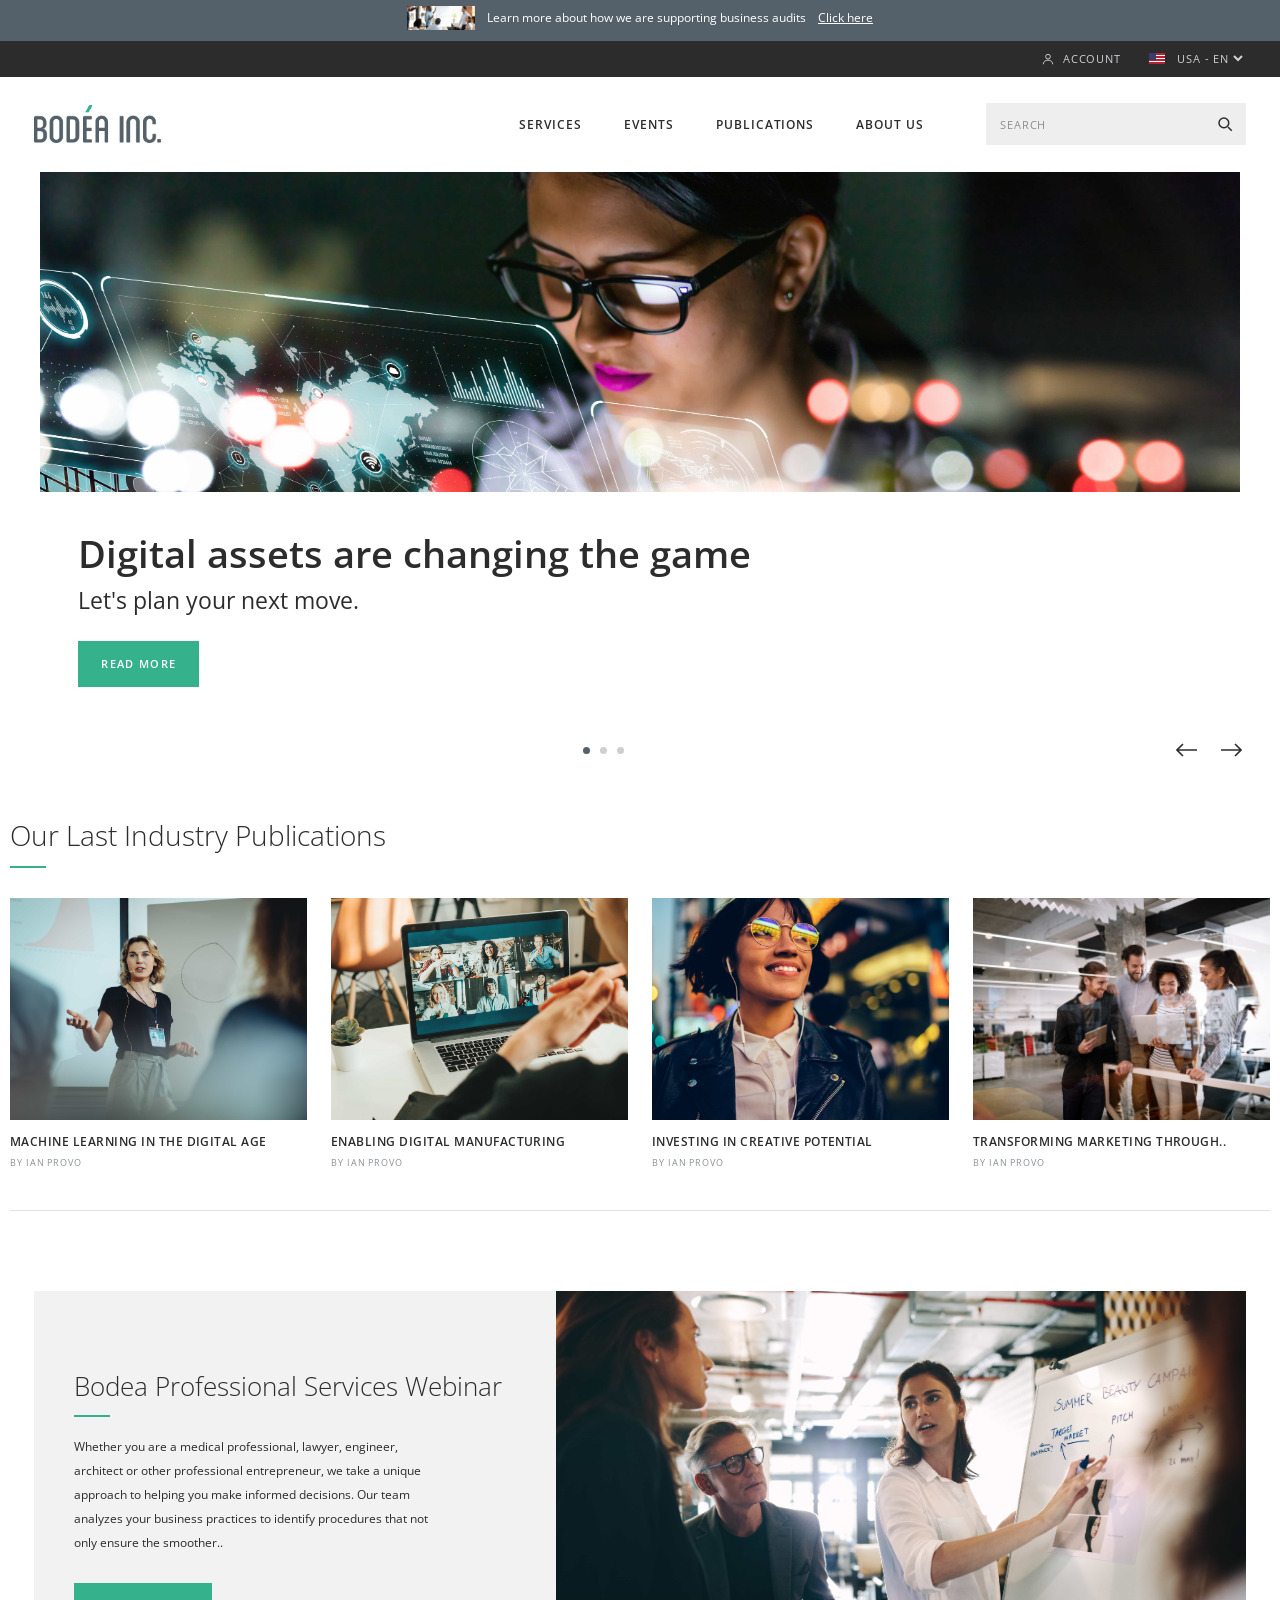
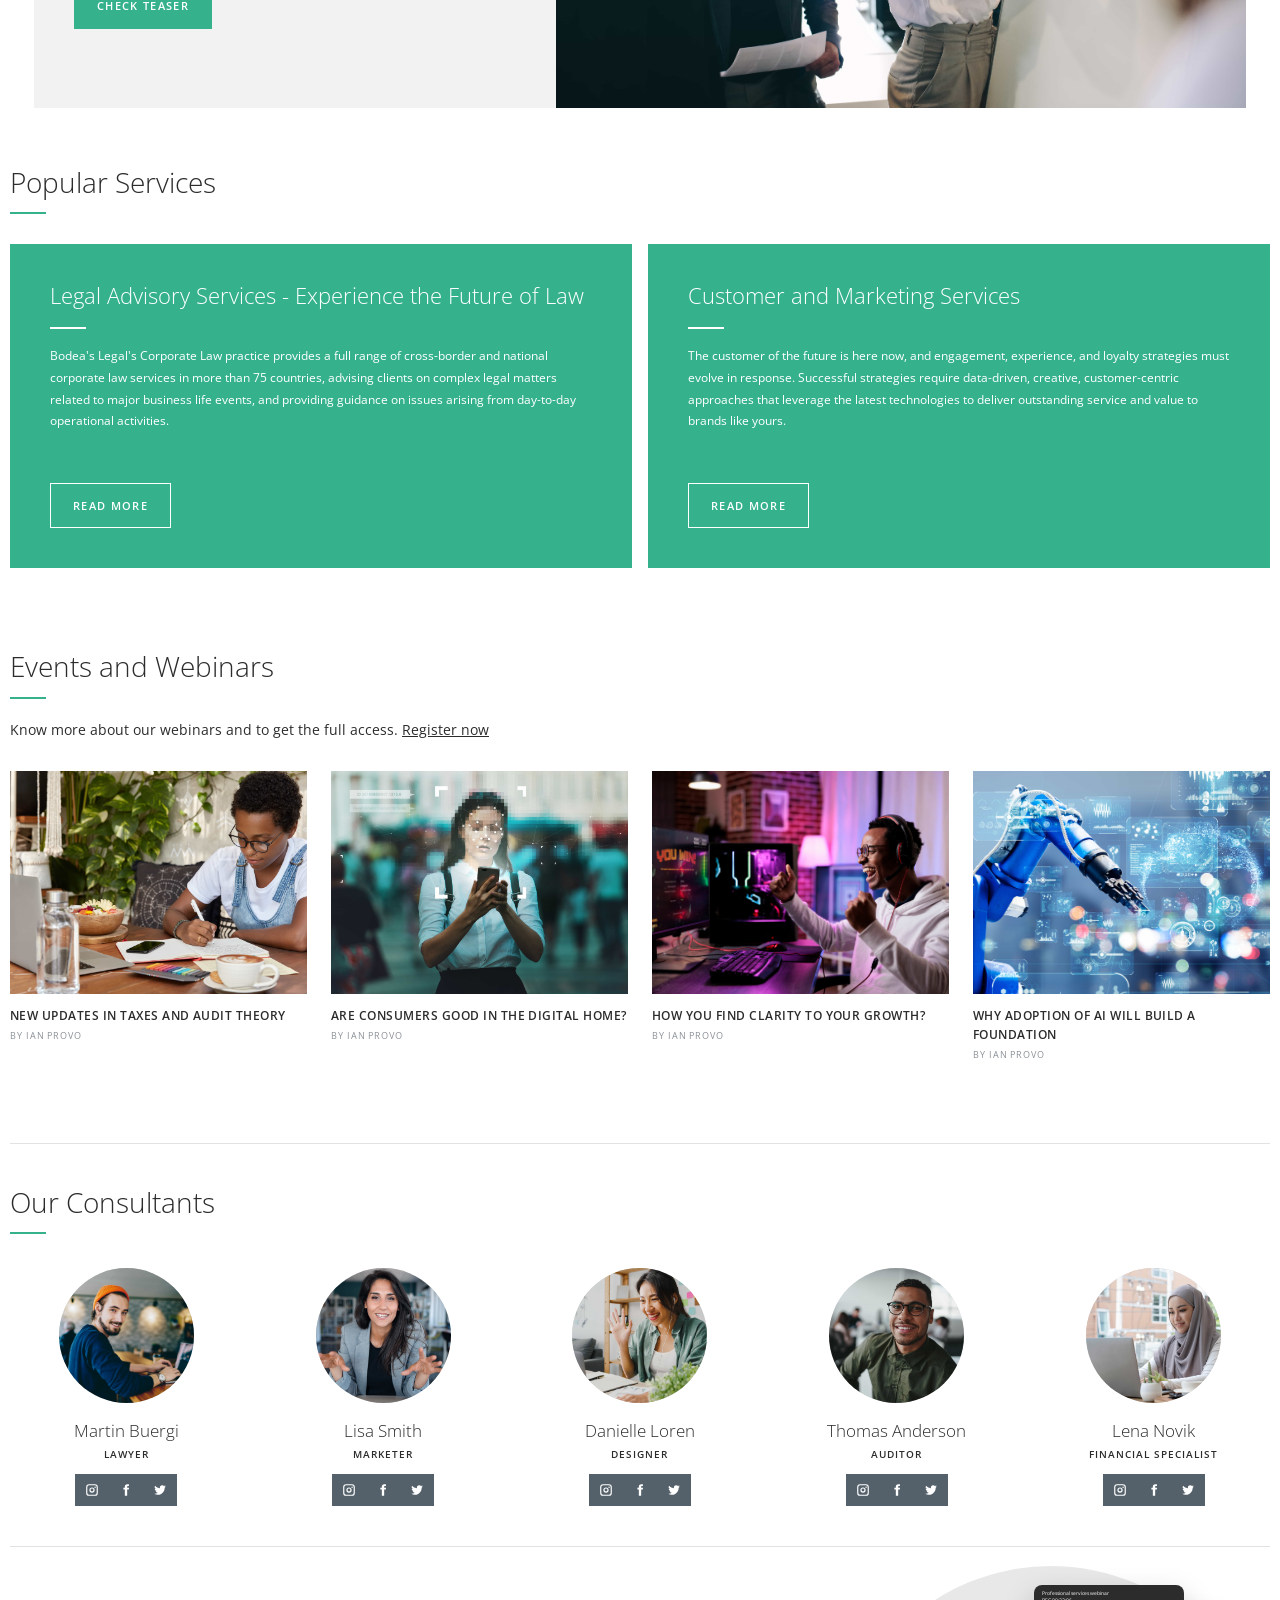
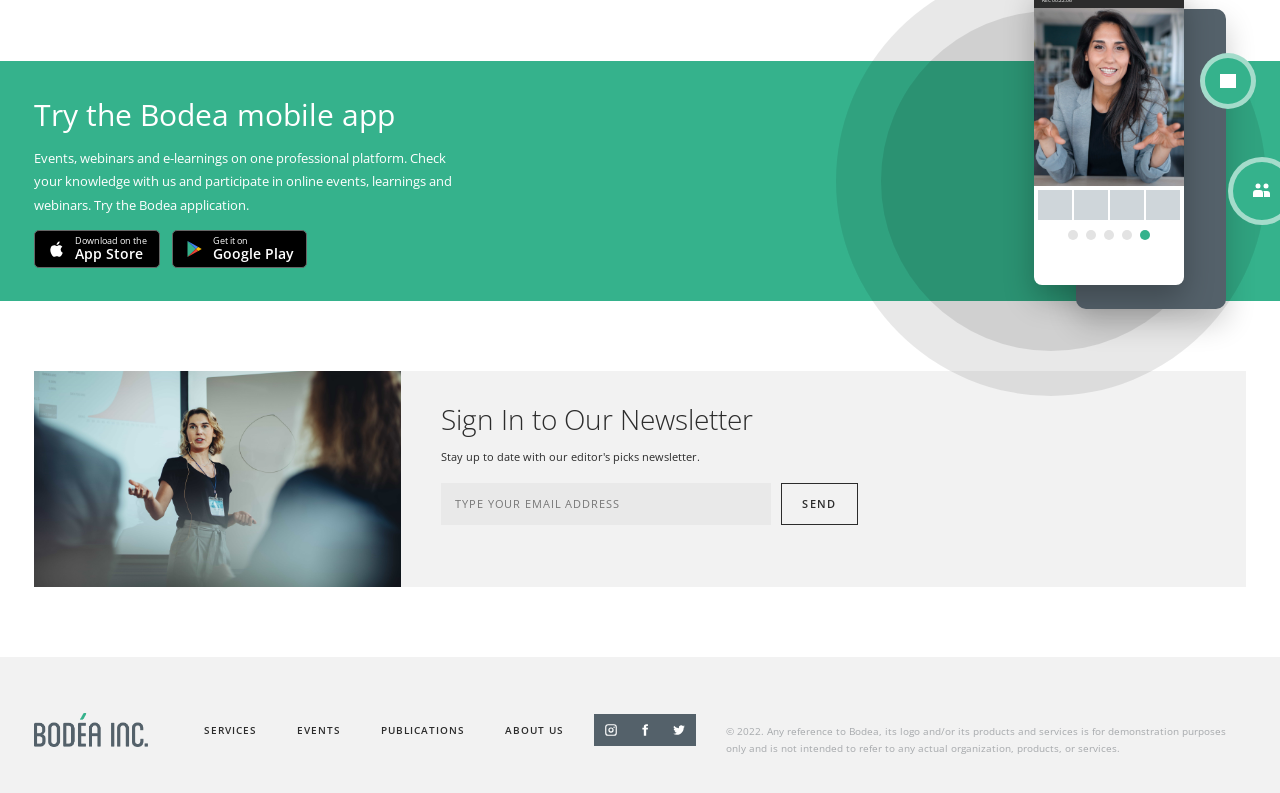
<file: index.html>
<!doctype html>
<html lang="en">
<head>
<meta charset="utf-8">
<meta name="viewport" content="width=device-width, initial-scale=1">
<title>Bodea Inc. | Professional services</title>
<link rel="icon" type="image/x-icon" sizes="16x16 32x32 48x48" href="img/favicon.ico">
<link rel="icon" type="image/png" sizes="64x64" href="img/favicon.png">
<link rel="icon" type="image/svg+xml" sizes="any" href="img/favicon.svg">
<link rel="apple-touch-icon" sizes="180x180" href="img/apple-touch-icon.png">
<meta name="description" content="Bodea Inc. professional services: audit, consulting, legal, risk, financial advisory and tax.">
<link href="https://fonts.googleapis.com/css2?family=Open+Sans:wght@300;400;600;700&display=swap" rel="stylesheet">
<link rel="stylesheet" href="styles.css">
</head>
<body>
<div class="promo"><span><img src="img/hdr-events-b.jpg" alt=""> Learn more about how we are supporting business audits <a href="services.html">Click here</a></span></div>
<div class="util"><div class="wrap"><a href="login.html"><svg width="14" height="14" viewBox="0 0 24 24" fill="none" stroke="currentColor" stroke-width="1.6" aria-hidden="true"><circle cx="12" cy="8" r="4"/><path d="M4 21c0-4.4 3.6-7 8-7s8 2.6 8 7"/></svg> Account</a><label><span class="flag" aria-hidden="true"></span><span class="sr">Region</span><select aria-label="Region"><option>USA - EN</option><option>UK - EN</option><option>PL - PL</option></select></label></div></div>
<header class="site-header"><div class="wrap">
<a class="logo" href="index.html"><img src="img/Bodea_Logotype_Grey.png" alt="Bodea Inc." width="758" height="226"></a>
<button class="menu-btn" aria-label="Menu" aria-expanded="false"><span></span><span></span><span></span></button>
<nav class="nav" aria-label="Main"><a href="services.html">Services</a><a href="events.html">Events</a><a href="publications.html">Publications</a><a href="about.html">About us</a></nav>
<form class="search" role="search"><label class="sr" for="q">Search</label><input id="q" type="search" maxlength="80" placeholder="Search" autocomplete="off"><button aria-label="Submit search"><svg width="18" height="18" viewBox="0 0 24 24" fill="none" stroke="#2c2c2c" stroke-width="2" aria-hidden="true"><circle cx="10.5" cy="10.5" r="6.5"/><path d="m16 16 5 5"/></svg></button></form>
</div></header>
<main id="main">
<div data-carousel aria-roledescription="carousel" aria-label="Featured stories">
<div class="slide on"><section class="hero"><div class="hero-img" role="img" aria-label="" style="background-image:url('img/hdr-home.jpg')"></div>
<div class="hero-card"><h1>Digital assets are changing the game</h1><p>Let&#x27;s plan your next move.</p><a class="btn" href="publications.html">Read more</a></div></section></div>
<div class="slide"><section class="hero"><div class="hero-img" role="img" aria-label="" style="background-image:url('img/hdr-services.jpg')"></div>
<div class="hero-card"><h1>Professional services built around you</h1><p>Discover our offer and enjoy results.</p><a class="btn" href="publications.html">Read more</a></div></section></div>
<div class="slide"><section class="hero"><div class="hero-img" role="img" aria-label="" style="background-image:url('img/hdr-events-a.jpg')"></div>
<div class="hero-card"><h1>Online events and webinars</h1><p>Check our latest events. Register to get full access.</p><a class="btn" href="publications.html">Read more</a></div></section></div>
<div class="hero-ctrl"><div></div><div class="dots"><button aria-label="Slide 1" aria-current="true"></button><button aria-label="Slide 2" aria-current="false"></button><button aria-label="Slide 3" aria-current="false"></button></div>
<div class="arrows"><button data-prev aria-label="Previous slide"><svg width="22" height="14" viewBox="0 0 22 14" fill="none" stroke="#2c2c2c" stroke-width="1.6"><path d="M21 7H2M7 1 1 7l6 6"/></svg></button><button data-next aria-label="Next slide"><svg width="22" height="14" viewBox="0 0 22 14" fill="none" stroke="#2c2c2c" stroke-width="1.6"><path d="M1 7h19M15 1l6 6-6 6"/></svg></button></div></div></div>
<section class="wrap section"><h2>Our Last Industry Publications</h2>
<div class="grid4"><a class="card" href="article.html"><div class="ph"><img src="img/369027912.jpg" alt="" loading="lazy"></div><h3>Machine learning in the digital age</h3><small>By Ian Provo</small></a><a class="card" href="article.html"><div class="ph"><img src="img/415706650.jpg" alt="" loading="lazy"></div><h3>Enabling digital manufacturing</h3><small>By Ian Provo</small></a><a class="card" href="article.html"><div class="ph"><img src="img/373695774.jpg" alt="" loading="lazy"></div><h3>Investing in creative potential</h3><small>By Ian Provo</small></a><a class="card" href="article.html"><div class="ph"><img src="img/357677268.jpg" alt="" loading="lazy"></div><h3>Transforming marketing through..</h3><small>By Ian Provo</small></a></div><hr class="rule"></section>
<section class="wrap"><div class="teaser"><div class="txt"><h2 class="h2">Bodea Professional Services Webinar</h2>
<p>Whether you are a medical professional, lawyer, engineer, architect or other professional entrepreneur, we take a unique approach to helping you make informed decisions. Our team analyzes your business practices to identify procedures that not only ensure the smoother..</p>
<a class="btn" href="webinar.html">Check teaser</a></div><img src="img/333318184.jpg" alt="Two colleagues presenting ideas on a whiteboard" loading="lazy"></div></section>
<section class="wrap section"><h2>Popular Services</h2>
<div class="pop"><article><h3>Legal Advisory Services - Experience the Future of Law</h3><p>Bodea's Legal's Corporate Law practice provides a full range of cross-border and national corporate law services in more than 75 countries, advising clients on complex legal matters related to major business life events, and providing guidance on issues arising from day-to-day operational activities.</p><a class="btn ghost" href="services.html">Read more</a></article>
<article><h3>Customer and Marketing Services</h3><p>The customer of the future is here now, and engagement, experience, and loyalty strategies must evolve in response. Successful strategies require data-driven, creative, customer-centric approaches that leverage the latest technologies to deliver outstanding service and value to brands like yours.</p><a class="btn ghost" href="services.html">Read more</a></article></div></section>
<section class="wrap section"><h2>Events and Webinars</h2>
<p class="lead">Know more about our webinars and to get the full access. <a href="register.html"><u>Register now</u></a></p>
<div class="grid4"><a class="card" href="webinar.html"><div class="ph"><img src="img/231365792.jpg" alt="" loading="lazy"></div><h3>New updates in taxes and audit theory</h3><small>By Ian Provo</small></a><a class="card" href="webinar.html"><div class="ph"><img src="img/286518376.jpg" alt="" loading="lazy"></div><h3>Are consumers good in the digital home?</h3><small>By Ian Provo</small></a><a class="card" href="webinar.html"><div class="ph"><img src="img/516290951.jpg" alt="" loading="lazy"></div><h3>How you find clarity to your growth?</h3><small>By Ian Provo</small></a><a class="card" href="webinar.html"><div class="ph"><img src="img/297238539.jpg" alt="" loading="lazy"></div><h3>Why adoption of AI will build a foundation</h3><small>By Ian Provo</small></a></div></section>
<section class="wrap section"><hr class="rule" style="margin:0 0 40px"><h2>Our Consultants</h2>
<div class="people"><div class="person"><img src="img/358963916.jpg" alt="Martin Buergi" loading="lazy"><h3>Martin Buergi</h3><p>Lawyer</p><div class="soc"><a href="#" aria-label="Instagram"><svg viewBox="0 0 24 24" aria-hidden="true"><path d="M7 2h10a5 5 0 0 1 5 5v10a5 5 0 0 1-5 5H7a5 5 0 0 1-5-5V7a5 5 0 0 1 5-5zm0 2a3 3 0 0 0-3 3v10a3 3 0 0 0 3 3h10a3 3 0 0 0 3-3V7a3 3 0 0 0-3-3H7zm5 3.5A4.5 4.5 0 1 1 7.5 12 4.5 4.5 0 0 1 12 7.5zm0 2A2.5 2.5 0 1 0 14.5 12 2.5 2.5 0 0 0 12 9.5zM17.3 6a1.2 1.2 0 1 1-1.2 1.2A1.2 1.2 0 0 1 17.3 6z"/></svg></a><a href="#" aria-label="Facebook"><svg viewBox="0 0 24 24" aria-hidden="true"><path d="M14 8V6.2c0-.8.2-1.2 1.4-1.2H17V2h-2.6C11.3 2 10 3.6 10 6v2H7.5v3H10v11h4V11h2.8l.4-3H14z"/></svg></a><a href="#" aria-label="Twitter"><svg viewBox="0 0 24 24" aria-hidden="true"><path d="M22 5.9a8 8 0 0 1-2.4.7 4.1 4.1 0 0 0 1.8-2.3 8.2 8.2 0 0 1-2.6 1 4.1 4.1 0 0 0-7 3.7A11.6 11.6 0 0 1 3.4 4.7a4.1 4.1 0 0 0 1.3 5.5 4.1 4.1 0 0 1-1.9-.5v.1a4.1 4.1 0 0 0 3.3 4 4.1 4.1 0 0 1-1.8.1 4.1 4.1 0 0 0 3.8 2.8A8.2 8.2 0 0 1 2 18.4a11.6 11.6 0 0 0 6.3 1.8c7.5 0 11.7-6.3 11.7-11.7v-.5A8.3 8.3 0 0 0 22 5.9z"/></svg></a></div></div><div class="person"><img src="img/355741445.jpg" alt="Lisa Smith" loading="lazy"><h3>Lisa Smith</h3><p>Marketer</p><div class="soc"><a href="#" aria-label="Instagram"><svg viewBox="0 0 24 24" aria-hidden="true"><path d="M7 2h10a5 5 0 0 1 5 5v10a5 5 0 0 1-5 5H7a5 5 0 0 1-5-5V7a5 5 0 0 1 5-5zm0 2a3 3 0 0 0-3 3v10a3 3 0 0 0 3 3h10a3 3 0 0 0 3-3V7a3 3 0 0 0-3-3H7zm5 3.5A4.5 4.5 0 1 1 7.5 12 4.5 4.5 0 0 1 12 7.5zm0 2A2.5 2.5 0 1 0 14.5 12 2.5 2.5 0 0 0 12 9.5zM17.3 6a1.2 1.2 0 1 1-1.2 1.2A1.2 1.2 0 0 1 17.3 6z"/></svg></a><a href="#" aria-label="Facebook"><svg viewBox="0 0 24 24" aria-hidden="true"><path d="M14 8V6.2c0-.8.2-1.2 1.4-1.2H17V2h-2.6C11.3 2 10 3.6 10 6v2H7.5v3H10v11h4V11h2.8l.4-3H14z"/></svg></a><a href="#" aria-label="Twitter"><svg viewBox="0 0 24 24" aria-hidden="true"><path d="M22 5.9a8 8 0 0 1-2.4.7 4.1 4.1 0 0 0 1.8-2.3 8.2 8.2 0 0 1-2.6 1 4.1 4.1 0 0 0-7 3.7A11.6 11.6 0 0 1 3.4 4.7a4.1 4.1 0 0 0 1.3 5.5 4.1 4.1 0 0 1-1.9-.5v.1a4.1 4.1 0 0 0 3.3 4 4.1 4.1 0 0 1-1.8.1 4.1 4.1 0 0 0 3.8 2.8A8.2 8.2 0 0 1 2 18.4a11.6 11.6 0 0 0 6.3 1.8c7.5 0 11.7-6.3 11.7-11.7v-.5A8.3 8.3 0 0 0 22 5.9z"/></svg></a></div></div><div class="person"><img src="img/407170488.jpg" alt="Danielle Loren" loading="lazy"><h3>Danielle Loren</h3><p>Designer</p><div class="soc"><a href="#" aria-label="Instagram"><svg viewBox="0 0 24 24" aria-hidden="true"><path d="M7 2h10a5 5 0 0 1 5 5v10a5 5 0 0 1-5 5H7a5 5 0 0 1-5-5V7a5 5 0 0 1 5-5zm0 2a3 3 0 0 0-3 3v10a3 3 0 0 0 3 3h10a3 3 0 0 0 3-3V7a3 3 0 0 0-3-3H7zm5 3.5A4.5 4.5 0 1 1 7.5 12 4.5 4.5 0 0 1 12 7.5zm0 2A2.5 2.5 0 1 0 14.5 12 2.5 2.5 0 0 0 12 9.5zM17.3 6a1.2 1.2 0 1 1-1.2 1.2A1.2 1.2 0 0 1 17.3 6z"/></svg></a><a href="#" aria-label="Facebook"><svg viewBox="0 0 24 24" aria-hidden="true"><path d="M14 8V6.2c0-.8.2-1.2 1.4-1.2H17V2h-2.6C11.3 2 10 3.6 10 6v2H7.5v3H10v11h4V11h2.8l.4-3H14z"/></svg></a><a href="#" aria-label="Twitter"><svg viewBox="0 0 24 24" aria-hidden="true"><path d="M22 5.9a8 8 0 0 1-2.4.7 4.1 4.1 0 0 0 1.8-2.3 8.2 8.2 0 0 1-2.6 1 4.1 4.1 0 0 0-7 3.7A11.6 11.6 0 0 1 3.4 4.7a4.1 4.1 0 0 0 1.3 5.5 4.1 4.1 0 0 1-1.9-.5v.1a4.1 4.1 0 0 0 3.3 4 4.1 4.1 0 0 1-1.8.1 4.1 4.1 0 0 0 3.8 2.8A8.2 8.2 0 0 1 2 18.4a11.6 11.6 0 0 0 6.3 1.8c7.5 0 11.7-6.3 11.7-11.7v-.5A8.3 8.3 0 0 0 22 5.9z"/></svg></a></div></div><div class="person"><img src="img/292951282.jpg" alt="Thomas Anderson" loading="lazy"><h3>Thomas Anderson</h3><p>Auditor</p><div class="soc"><a href="#" aria-label="Instagram"><svg viewBox="0 0 24 24" aria-hidden="true"><path d="M7 2h10a5 5 0 0 1 5 5v10a5 5 0 0 1-5 5H7a5 5 0 0 1-5-5V7a5 5 0 0 1 5-5zm0 2a3 3 0 0 0-3 3v10a3 3 0 0 0 3 3h10a3 3 0 0 0 3-3V7a3 3 0 0 0-3-3H7zm5 3.5A4.5 4.5 0 1 1 7.5 12 4.5 4.5 0 0 1 12 7.5zm0 2A2.5 2.5 0 1 0 14.5 12 2.5 2.5 0 0 0 12 9.5zM17.3 6a1.2 1.2 0 1 1-1.2 1.2A1.2 1.2 0 0 1 17.3 6z"/></svg></a><a href="#" aria-label="Facebook"><svg viewBox="0 0 24 24" aria-hidden="true"><path d="M14 8V6.2c0-.8.2-1.2 1.4-1.2H17V2h-2.6C11.3 2 10 3.6 10 6v2H7.5v3H10v11h4V11h2.8l.4-3H14z"/></svg></a><a href="#" aria-label="Twitter"><svg viewBox="0 0 24 24" aria-hidden="true"><path d="M22 5.9a8 8 0 0 1-2.4.7 4.1 4.1 0 0 0 1.8-2.3 8.2 8.2 0 0 1-2.6 1 4.1 4.1 0 0 0-7 3.7A11.6 11.6 0 0 1 3.4 4.7a4.1 4.1 0 0 0 1.3 5.5 4.1 4.1 0 0 1-1.9-.5v.1a4.1 4.1 0 0 0 3.3 4 4.1 4.1 0 0 1-1.8.1 4.1 4.1 0 0 0 3.8 2.8A8.2 8.2 0 0 1 2 18.4a11.6 11.6 0 0 0 6.3 1.8c7.5 0 11.7-6.3 11.7-11.7v-.5A8.3 8.3 0 0 0 22 5.9z"/></svg></a></div></div><div class="person"><img src="img/512749091.jpg" alt="Lena Novik" loading="lazy"><h3>Lena Novik</h3><p>Financial specialist</p><div class="soc"><a href="#" aria-label="Instagram"><svg viewBox="0 0 24 24" aria-hidden="true"><path d="M7 2h10a5 5 0 0 1 5 5v10a5 5 0 0 1-5 5H7a5 5 0 0 1-5-5V7a5 5 0 0 1 5-5zm0 2a3 3 0 0 0-3 3v10a3 3 0 0 0 3 3h10a3 3 0 0 0 3-3V7a3 3 0 0 0-3-3H7zm5 3.5A4.5 4.5 0 1 1 7.5 12 4.5 4.5 0 0 1 12 7.5zm0 2A2.5 2.5 0 1 0 14.5 12 2.5 2.5 0 0 0 12 9.5zM17.3 6a1.2 1.2 0 1 1-1.2 1.2A1.2 1.2 0 0 1 17.3 6z"/></svg></a><a href="#" aria-label="Facebook"><svg viewBox="0 0 24 24" aria-hidden="true"><path d="M14 8V6.2c0-.8.2-1.2 1.4-1.2H17V2h-2.6C11.3 2 10 3.6 10 6v2H7.5v3H10v11h4V11h2.8l.4-3H14z"/></svg></a><a href="#" aria-label="Twitter"><svg viewBox="0 0 24 24" aria-hidden="true"><path d="M22 5.9a8 8 0 0 1-2.4.7 4.1 4.1 0 0 0 1.8-2.3 8.2 8.2 0 0 1-2.6 1 4.1 4.1 0 0 0-7 3.7A11.6 11.6 0 0 1 3.4 4.7a4.1 4.1 0 0 0 1.3 5.5 4.1 4.1 0 0 1-1.9-.5v.1a4.1 4.1 0 0 0 3.3 4 4.1 4.1 0 0 1-1.8.1 4.1 4.1 0 0 0 3.8 2.8A8.2 8.2 0 0 1 2 18.4a11.6 11.6 0 0 0 6.3 1.8c7.5 0 11.7-6.3 11.7-11.7v-.5A8.3 8.3 0 0 0 22 5.9z"/></svg></a></div></div></div><hr class="rule"></section>
<section class="app"><div class="wrap"><div><h2 class="h2">Try the Bodea mobile app</h2>
<p>Events, webinars and e-learnings on one professional platform. Check your knowledge with us and participate in online events, learnings and webinars. Try the Bodea application.</p>
<div class="stores"><a class="store" href="#"><svg viewBox="0 0 24 24" aria-hidden="true"><path d="M16.4 12.7c0-2.3 1.9-3.4 2-3.5-1.1-1.6-2.8-1.8-3.4-1.8-1.4-.2-2.8.9-3.5.9s-1.8-.8-3-.8c-1.5 0-3 .9-3.800 2.300-1.600 2.800-.4 7 1.200 9.300.8 1.100 1.700 2.400 2.900 2.300 1.200 0 1.600-.7 3-.7s1.800.7 3 .7 2-1.100 2.800-2.200c.9-1.300 1.200-2.500 1.300-2.600-.1 0-2.500-1-2.500-3.900zM14.200 5.800c.6-.8 1.100-1.800.9-2.800-.9 0-2 .6-2.600 1.400-.6.700-1.100 1.700-.9 2.700 1 .1 2-.5 2.600-1.300z"/></svg><span>Download on the<b>App Store</b></span></a><a class="store" href="#"><svg viewBox="0 0 24 24" aria-hidden="true"><path fill="#35B28C" d="M3 2.500v19l10-9.500z"/><path fill="#4285F4" d="M3 2.500 16 9.700l-3 2.300z"/><path fill="#EA4335" d="m3 21.500 13-7.200-3-2.300z"/><path fill="#FBBC04" d="m16 9.700 4 2.300-4 2.300-3-2.300z"/></svg><span>Get it on<b>Google Play</b></span></a></div></div>
<div class="app-art" aria-hidden="true"><div class="ring r1"></div><div class="ring r2"></div><div class="phone-back"></div>
<div class="phone"><div class="bar">Professional services webinar<br>REC 00:22:06</div><img src="img/355741445.jpg" alt=""><div class="thumbs"><i></i><i></i><i></i><i></i></div><div class="ctl"><i></i><i></i><i></i><i></i><i></i></div></div>
<div class="badge b1"><svg viewBox="0 0 24 24"><path d="M4 5h16v14H4zM6 17l4-5 3 3 2-2 3 4z"/></svg></div>
<div class="badge b2"><svg viewBox="0 0 24 24"><circle cx="8" cy="7" r="2.500"/><circle cx="16" cy="7" r="2.500"/><path d="M3 18v-4a3 3 0 0 1 3-3h4a3 3 0 0 1 3 3v4zM14 18v-4a3 3 0 0 0-.7-1.900 3 3 0 0 1 1.700-.1h2a3 3 0 0 1 3 3v3z"/></svg></div></div></div></section>
<section class="wrap"><div class="news"><img src="img/369027912.jpg" alt="" loading="lazy"><div class="txt"><h2 class="h2">Sign In to Our Newsletter</h2><p>Stay up to date with our editor&#x27;s picks newsletter.</p>
<form class="inline-form" data-newsletter novalidate><label class="sr" for="nl-email">Email address</label><input id="nl-email" type="email" maxlength="320" placeholder="Type your email address" autocomplete="email"><button class="btn outline" type="submit">Send</button></form><div class="form-msg" role="status" aria-live="polite"></div></div></div></section>
</main>
<footer class="footer"><div class="wrap">
<a class="logo" href="index.html"><img src="img/Bodea_Logotype_Grey.png" alt="Bodea Inc." width="758" height="226"></a>
<nav aria-label="Footer"><a href="services.html">Services</a><a href="events.html">Events</a><a href="publications.html">Publications</a><a href="about.html">About us</a></nav>
<div class="soc"><a href="#" aria-label="Instagram"><svg viewBox="0 0 24 24" aria-hidden="true"><path d="M7 2h10a5 5 0 0 1 5 5v10a5 5 0 0 1-5 5H7a5 5 0 0 1-5-5V7a5 5 0 0 1 5-5zm0 2a3 3 0 0 0-3 3v10a3 3 0 0 0 3 3h10a3 3 0 0 0 3-3V7a3 3 0 0 0-3-3H7zm5 3.5A4.5 4.5 0 1 1 7.5 12 4.5 4.5 0 0 1 12 7.5zm0 2A2.5 2.5 0 1 0 14.5 12 2.5 2.5 0 0 0 12 9.5zM17.3 6a1.2 1.2 0 1 1-1.2 1.2A1.2 1.2 0 0 1 17.3 6z"/></svg></a><a href="#" aria-label="Facebook"><svg viewBox="0 0 24 24" aria-hidden="true"><path d="M14 8V6.2c0-.8.2-1.2 1.4-1.2H17V2h-2.6C11.3 2 10 3.6 10 6v2H7.5v3H10v11h4V11h2.8l.4-3H14z"/></svg></a><a href="#" aria-label="Twitter"><svg viewBox="0 0 24 24" aria-hidden="true"><path d="M22 5.9a8 8 0 0 1-2.4.7 4.1 4.1 0 0 0 1.8-2.3 8.2 8.2 0 0 1-2.6 1 4.1 4.1 0 0 0-7 3.7A11.6 11.6 0 0 1 3.4 4.7a4.1 4.1 0 0 0 1.3 5.5 4.1 4.1 0 0 1-1.9-.5v.1a4.1 4.1 0 0 0 3.3 4 4.1 4.1 0 0 1-1.8.1 4.1 4.1 0 0 0 3.8 2.8A8.2 8.2 0 0 1 2 18.4a11.6 11.6 0 0 0 6.3 1.8c7.5 0 11.7-6.3 11.7-11.7v-.5A8.3 8.3 0 0 0 22 5.9z"/></svg></a></div>
<small>&copy; 2022. Any reference to Bodea, its logo and/or its products and services is for demonstration purposes only and is not intended to refer to any actual organization, products, or services.</small>
</div></footer>
<script src="script.js" defer></script>
</body>
</html>
</file>
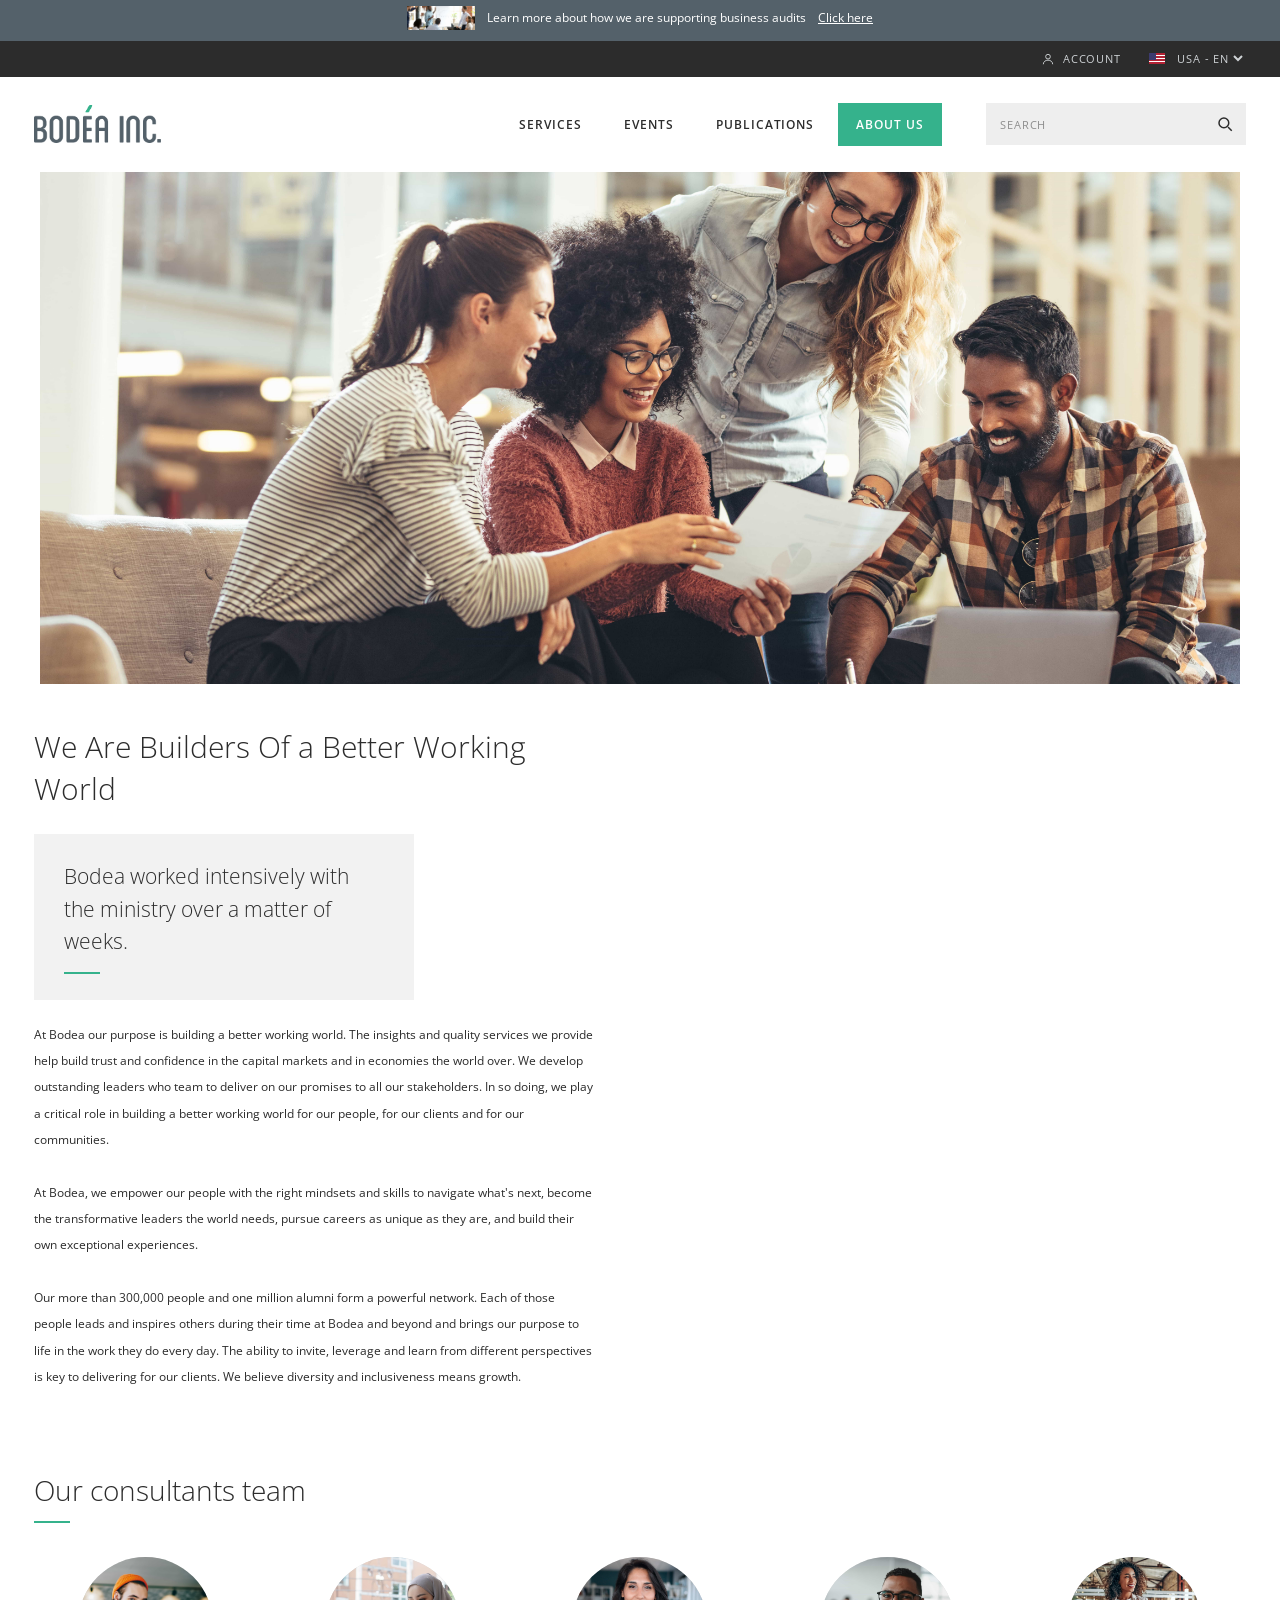
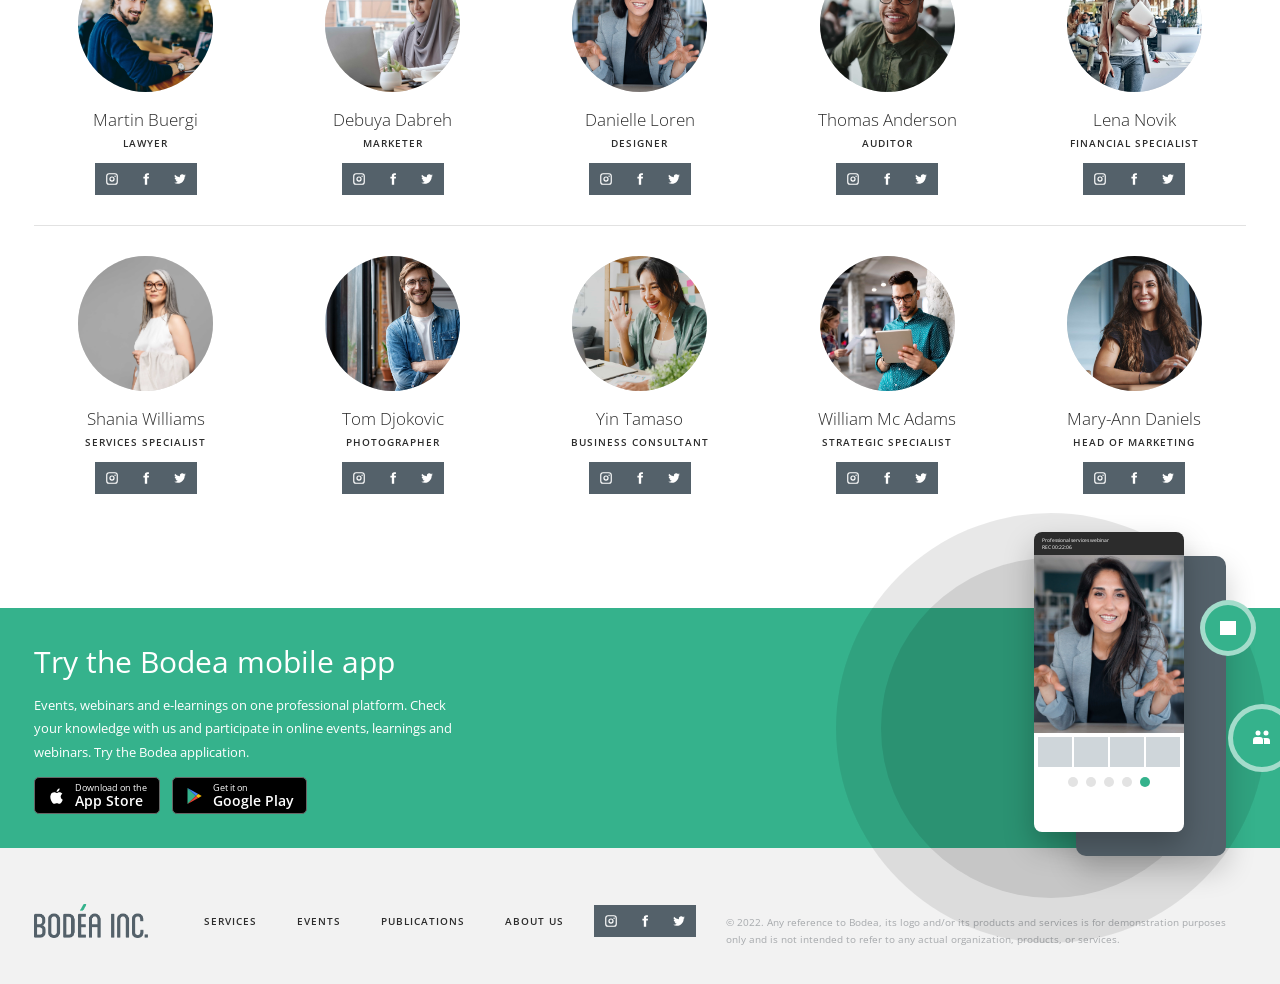
<file: about.html>
<!doctype html>
<html lang="en">
<head>
<meta charset="utf-8">
<meta name="viewport" content="width=device-width, initial-scale=1">
<title>About Us | Bodea Inc.</title>
<link rel="icon" type="image/x-icon" sizes="16x16 32x32 48x48" href="img/favicon.ico">
<link rel="icon" type="image/png" sizes="64x64" href="img/favicon.png">
<link rel="icon" type="image/svg+xml" sizes="any" href="img/favicon.svg">
<link rel="apple-touch-icon" sizes="180x180" href="img/apple-touch-icon.png">
<meta name="description" content="We are builders of a better working world.">
<meta name="referrer" content="strict-origin-when-cross-origin">
<link rel="preconnect" href="https://fonts.googleapis.com">
<link rel="preconnect" href="https://fonts.gstatic.com" crossorigin>
<link href="https://fonts.googleapis.com/css2?family=Open+Sans:wght@300;400;600;700&display=swap" rel="stylesheet">
<link rel="stylesheet" href="styles.css">
</head>
<body>
<div class="promo"><span><img src="img/hdr-events-b.jpg" alt=""> Learn more about how we are supporting business audits <a href="services.html">Click here</a></span></div>
<div class="util"><div class="wrap"><a href="login.html"><svg width="14" height="14" viewBox="0 0 24 24" fill="none" stroke="currentColor" stroke-width="1.6" aria-hidden="true"><circle cx="12" cy="8" r="4"/><path d="M4 21c0-4.4 3.6-7 8-7s8 2.6 8 7"/></svg> Account</a><label><span class="flag" aria-hidden="true"></span><span class="sr">Region</span><select aria-label="Region"><option>USA - EN</option><option>UK - EN</option><option>PL - PL</option></select></label></div></div>
<header class="site-header"><div class="wrap">
<a class="logo" href="index.html"><img src="img/Bodea_Logotype_Grey.png" alt="Bodea Inc." width="758" height="226"></a>
<button class="menu-btn" aria-label="Menu" aria-expanded="false"><span></span><span></span><span></span></button>
<nav class="nav" aria-label="Main"><a href="services.html">Services</a><a href="events.html">Events</a><a href="publications.html">Publications</a><a href="about.html" aria-current="page">About us</a></nav>
<form class="search" role="search"><label class="sr" for="q">Search</label><input id="q" type="search" maxlength="80" placeholder="Search" autocomplete="off"><button aria-label="Submit search"><svg width="18" height="18" viewBox="0 0 24 24" fill="none" stroke="#2c2c2c" stroke-width="2" aria-hidden="true"><circle cx="10.5" cy="10.5" r="6.5"/><path d="m16 16 5 5"/></svg></button></form>
</div></header>
<main id="main">
<div class="about-hero" style="margin-top:0"><img src="img/232840542.jpg" alt="Colleagues reviewing a document together"></div>
<div class="wrap"><h1 class="about-title">We Are Builders Of a Better Working World</h1>
<div class="pull" style="max-width:380px;font-size:21px">Bodea worked intensively with the ministry over a matter of weeks.</div>
<div class="about-body"><p>At Bodea our purpose is building a better working world. The insights and quality services we provide help build trust and confidence in the capital markets and in economies the world over. We develop outstanding leaders who team to deliver on our promises to all our stakeholders. In so doing, we play a critical role in building a better working world for our people, for our clients and for our communities.</p>
<p>At Bodea, we empower our people with the right mindsets and skills to navigate what's next, become the transformative leaders the world needs, pursue careers as unique as they are, and build their own exceptional experiences.</p>
<p>Our more than 300,000 people and one million alumni form a powerful network. Each of those people leads and inspires others during their time at Bodea and beyond and brings our purpose to life in the work they do every day. The ability to invite, leverage and learn from different perspectives is key to delivering for our clients. We believe diversity and inclusiveness means growth.</p></div>
<section class="section"><h2>Our consultants team</h2><div class="team"><div class="person"><img src="img/358963916.jpg" alt="Martin Buergi" loading="lazy"><h3>Martin Buergi</h3><p>Lawyer</p><div class="soc"><a href="#" aria-label="Instagram"><svg viewBox="0 0 24 24" aria-hidden="true"><path d="M7 2h10a5 5 0 0 1 5 5v10a5 5 0 0 1-5 5H7a5 5 0 0 1-5-5V7a5 5 0 0 1 5-5zm0 2a3 3 0 0 0-3 3v10a3 3 0 0 0 3 3h10a3 3 0 0 0 3-3V7a3 3 0 0 0-3-3H7zm5 3.5A4.5 4.5 0 1 1 7.5 12 4.5 4.5 0 0 1 12 7.5zm0 2A2.5 2.5 0 1 0 14.5 12 2.5 2.5 0 0 0 12 9.5zM17.3 6a1.2 1.2 0 1 1-1.2 1.2A1.2 1.2 0 0 1 17.3 6z"/></svg></a><a href="#" aria-label="Facebook"><svg viewBox="0 0 24 24" aria-hidden="true"><path d="M14 8V6.2c0-.8.2-1.2 1.4-1.2H17V2h-2.6C11.3 2 10 3.6 10 6v2H7.5v3H10v11h4V11h2.8l.4-3H14z"/></svg></a><a href="#" aria-label="Twitter"><svg viewBox="0 0 24 24" aria-hidden="true"><path d="M22 5.9a8 8 0 0 1-2.4.7 4.1 4.1 0 0 0 1.8-2.3 8.2 8.2 0 0 1-2.6 1 4.1 4.1 0 0 0-7 3.7A11.6 11.6 0 0 1 3.4 4.7a4.1 4.1 0 0 0 1.3 5.5 4.1 4.1 0 0 1-1.9-.5v.1a4.1 4.1 0 0 0 3.3 4 4.1 4.1 0 0 1-1.8.1 4.1 4.1 0 0 0 3.8 2.8A8.2 8.2 0 0 1 2 18.4a11.6 11.6 0 0 0 6.3 1.8c7.5 0 11.7-6.3 11.7-11.7v-.5A8.3 8.3 0 0 0 22 5.9z"/></svg></a></div></div><div class="person"><img src="img/512749091.jpg" alt="Debuya Dabreh" loading="lazy"><h3>Debuya Dabreh</h3><p>Marketer</p><div class="soc"><a href="#" aria-label="Instagram"><svg viewBox="0 0 24 24" aria-hidden="true"><path d="M7 2h10a5 5 0 0 1 5 5v10a5 5 0 0 1-5 5H7a5 5 0 0 1-5-5V7a5 5 0 0 1 5-5zm0 2a3 3 0 0 0-3 3v10a3 3 0 0 0 3 3h10a3 3 0 0 0 3-3V7a3 3 0 0 0-3-3H7zm5 3.5A4.5 4.5 0 1 1 7.5 12 4.5 4.5 0 0 1 12 7.5zm0 2A2.5 2.5 0 1 0 14.5 12 2.5 2.5 0 0 0 12 9.5zM17.3 6a1.2 1.2 0 1 1-1.2 1.2A1.2 1.2 0 0 1 17.3 6z"/></svg></a><a href="#" aria-label="Facebook"><svg viewBox="0 0 24 24" aria-hidden="true"><path d="M14 8V6.2c0-.8.2-1.2 1.4-1.2H17V2h-2.6C11.3 2 10 3.6 10 6v2H7.5v3H10v11h4V11h2.8l.4-3H14z"/></svg></a><a href="#" aria-label="Twitter"><svg viewBox="0 0 24 24" aria-hidden="true"><path d="M22 5.9a8 8 0 0 1-2.4.7 4.1 4.1 0 0 0 1.8-2.3 8.2 8.2 0 0 1-2.6 1 4.1 4.1 0 0 0-7 3.7A11.6 11.6 0 0 1 3.4 4.7a4.1 4.1 0 0 0 1.3 5.5 4.1 4.1 0 0 1-1.9-.5v.1a4.1 4.1 0 0 0 3.3 4 4.1 4.1 0 0 1-1.8.1 4.1 4.1 0 0 0 3.8 2.8A8.2 8.2 0 0 1 2 18.4a11.6 11.6 0 0 0 6.3 1.8c7.5 0 11.7-6.3 11.7-11.7v-.5A8.3 8.3 0 0 0 22 5.9z"/></svg></a></div></div><div class="person"><img src="img/355741445.jpg" alt="Danielle Loren" loading="lazy"><h3>Danielle Loren</h3><p>Designer</p><div class="soc"><a href="#" aria-label="Instagram"><svg viewBox="0 0 24 24" aria-hidden="true"><path d="M7 2h10a5 5 0 0 1 5 5v10a5 5 0 0 1-5 5H7a5 5 0 0 1-5-5V7a5 5 0 0 1 5-5zm0 2a3 3 0 0 0-3 3v10a3 3 0 0 0 3 3h10a3 3 0 0 0 3-3V7a3 3 0 0 0-3-3H7zm5 3.5A4.5 4.5 0 1 1 7.5 12 4.5 4.5 0 0 1 12 7.5zm0 2A2.5 2.5 0 1 0 14.5 12 2.5 2.5 0 0 0 12 9.5zM17.3 6a1.2 1.2 0 1 1-1.2 1.2A1.2 1.2 0 0 1 17.3 6z"/></svg></a><a href="#" aria-label="Facebook"><svg viewBox="0 0 24 24" aria-hidden="true"><path d="M14 8V6.2c0-.8.2-1.2 1.4-1.2H17V2h-2.6C11.3 2 10 3.6 10 6v2H7.5v3H10v11h4V11h2.8l.4-3H14z"/></svg></a><a href="#" aria-label="Twitter"><svg viewBox="0 0 24 24" aria-hidden="true"><path d="M22 5.9a8 8 0 0 1-2.4.7 4.1 4.1 0 0 0 1.8-2.3 8.2 8.2 0 0 1-2.6 1 4.1 4.1 0 0 0-7 3.7A11.6 11.6 0 0 1 3.4 4.7a4.1 4.1 0 0 0 1.3 5.5 4.1 4.1 0 0 1-1.9-.5v.1a4.1 4.1 0 0 0 3.3 4 4.1 4.1 0 0 1-1.8.1 4.1 4.1 0 0 0 3.8 2.8A8.2 8.2 0 0 1 2 18.4a11.6 11.6 0 0 0 6.3 1.8c7.5 0 11.7-6.3 11.7-11.7v-.5A8.3 8.3 0 0 0 22 5.9z"/></svg></a></div></div><div class="person"><img src="img/292951282.jpg" alt="Thomas Anderson" loading="lazy"><h3>Thomas Anderson</h3><p>Auditor</p><div class="soc"><a href="#" aria-label="Instagram"><svg viewBox="0 0 24 24" aria-hidden="true"><path d="M7 2h10a5 5 0 0 1 5 5v10a5 5 0 0 1-5 5H7a5 5 0 0 1-5-5V7a5 5 0 0 1 5-5zm0 2a3 3 0 0 0-3 3v10a3 3 0 0 0 3 3h10a3 3 0 0 0 3-3V7a3 3 0 0 0-3-3H7zm5 3.5A4.5 4.5 0 1 1 7.5 12 4.5 4.5 0 0 1 12 7.5zm0 2A2.5 2.5 0 1 0 14.5 12 2.5 2.5 0 0 0 12 9.5zM17.3 6a1.2 1.2 0 1 1-1.2 1.2A1.2 1.2 0 0 1 17.3 6z"/></svg></a><a href="#" aria-label="Facebook"><svg viewBox="0 0 24 24" aria-hidden="true"><path d="M14 8V6.2c0-.8.2-1.2 1.4-1.2H17V2h-2.6C11.3 2 10 3.6 10 6v2H7.5v3H10v11h4V11h2.8l.4-3H14z"/></svg></a><a href="#" aria-label="Twitter"><svg viewBox="0 0 24 24" aria-hidden="true"><path d="M22 5.9a8 8 0 0 1-2.4.7 4.1 4.1 0 0 0 1.8-2.3 8.2 8.2 0 0 1-2.6 1 4.1 4.1 0 0 0-7 3.7A11.6 11.6 0 0 1 3.4 4.7a4.1 4.1 0 0 0 1.3 5.5 4.1 4.1 0 0 1-1.9-.5v.1a4.1 4.1 0 0 0 3.3 4 4.1 4.1 0 0 1-1.8.1 4.1 4.1 0 0 0 3.8 2.8A8.2 8.2 0 0 1 2 18.4a11.6 11.6 0 0 0 6.3 1.8c7.5 0 11.7-6.3 11.7-11.7v-.5A8.3 8.3 0 0 0 22 5.9z"/></svg></a></div></div><div class="person"><img src="img/300143231.jpg" alt="Lena Novik" loading="lazy"><h3>Lena Novik</h3><p>Financial specialist</p><div class="soc"><a href="#" aria-label="Instagram"><svg viewBox="0 0 24 24" aria-hidden="true"><path d="M7 2h10a5 5 0 0 1 5 5v10a5 5 0 0 1-5 5H7a5 5 0 0 1-5-5V7a5 5 0 0 1 5-5zm0 2a3 3 0 0 0-3 3v10a3 3 0 0 0 3 3h10a3 3 0 0 0 3-3V7a3 3 0 0 0-3-3H7zm5 3.5A4.5 4.5 0 1 1 7.5 12 4.5 4.5 0 0 1 12 7.5zm0 2A2.5 2.5 0 1 0 14.5 12 2.5 2.5 0 0 0 12 9.5zM17.3 6a1.2 1.2 0 1 1-1.2 1.2A1.2 1.2 0 0 1 17.3 6z"/></svg></a><a href="#" aria-label="Facebook"><svg viewBox="0 0 24 24" aria-hidden="true"><path d="M14 8V6.2c0-.8.2-1.2 1.4-1.2H17V2h-2.6C11.3 2 10 3.6 10 6v2H7.5v3H10v11h4V11h2.8l.4-3H14z"/></svg></a><a href="#" aria-label="Twitter"><svg viewBox="0 0 24 24" aria-hidden="true"><path d="M22 5.9a8 8 0 0 1-2.4.7 4.1 4.1 0 0 0 1.8-2.3 8.2 8.2 0 0 1-2.6 1 4.1 4.1 0 0 0-7 3.7A11.6 11.6 0 0 1 3.4 4.7a4.1 4.1 0 0 0 1.3 5.5 4.1 4.1 0 0 1-1.9-.5v.1a4.1 4.1 0 0 0 3.3 4 4.1 4.1 0 0 1-1.8.1 4.1 4.1 0 0 0 3.8 2.8A8.2 8.2 0 0 1 2 18.4a11.6 11.6 0 0 0 6.3 1.8c7.5 0 11.7-6.3 11.7-11.7v-.5A8.3 8.3 0 0 0 22 5.9z"/></svg></a></div></div></div><div class="team"><div class="person"><img src="img/345609967.jpg" alt="Shania Williams" loading="lazy"><h3>Shania Williams</h3><p>Services specialist</p><div class="soc"><a href="#" aria-label="Instagram"><svg viewBox="0 0 24 24" aria-hidden="true"><path d="M7 2h10a5 5 0 0 1 5 5v10a5 5 0 0 1-5 5H7a5 5 0 0 1-5-5V7a5 5 0 0 1 5-5zm0 2a3 3 0 0 0-3 3v10a3 3 0 0 0 3 3h10a3 3 0 0 0 3-3V7a3 3 0 0 0-3-3H7zm5 3.5A4.5 4.5 0 1 1 7.5 12 4.5 4.5 0 0 1 12 7.5zm0 2A2.5 2.5 0 1 0 14.5 12 2.5 2.5 0 0 0 12 9.5zM17.3 6a1.2 1.2 0 1 1-1.2 1.2A1.2 1.2 0 0 1 17.3 6z"/></svg></a><a href="#" aria-label="Facebook"><svg viewBox="0 0 24 24" aria-hidden="true"><path d="M14 8V6.2c0-.8.2-1.2 1.4-1.2H17V2h-2.6C11.3 2 10 3.6 10 6v2H7.5v3H10v11h4V11h2.8l.4-3H14z"/></svg></a><a href="#" aria-label="Twitter"><svg viewBox="0 0 24 24" aria-hidden="true"><path d="M22 5.9a8 8 0 0 1-2.4.7 4.1 4.1 0 0 0 1.8-2.3 8.2 8.2 0 0 1-2.6 1 4.1 4.1 0 0 0-7 3.7A11.6 11.6 0 0 1 3.4 4.7a4.1 4.1 0 0 0 1.3 5.5 4.1 4.1 0 0 1-1.9-.5v.1a4.1 4.1 0 0 0 3.3 4 4.1 4.1 0 0 1-1.8.1 4.1 4.1 0 0 0 3.8 2.8A8.2 8.2 0 0 1 2 18.4a11.6 11.6 0 0 0 6.3 1.8c7.5 0 11.7-6.3 11.7-11.7v-.5A8.3 8.3 0 0 0 22 5.9z"/></svg></a></div></div><div class="person"><img src="img/420824316.jpg" alt="Tom Djokovic" loading="lazy"><h3>Tom Djokovic</h3><p>Photographer</p><div class="soc"><a href="#" aria-label="Instagram"><svg viewBox="0 0 24 24" aria-hidden="true"><path d="M7 2h10a5 5 0 0 1 5 5v10a5 5 0 0 1-5 5H7a5 5 0 0 1-5-5V7a5 5 0 0 1 5-5zm0 2a3 3 0 0 0-3 3v10a3 3 0 0 0 3 3h10a3 3 0 0 0 3-3V7a3 3 0 0 0-3-3H7zm5 3.5A4.5 4.5 0 1 1 7.5 12 4.5 4.5 0 0 1 12 7.5zm0 2A2.5 2.5 0 1 0 14.5 12 2.5 2.5 0 0 0 12 9.5zM17.3 6a1.2 1.2 0 1 1-1.2 1.2A1.2 1.2 0 0 1 17.3 6z"/></svg></a><a href="#" aria-label="Facebook"><svg viewBox="0 0 24 24" aria-hidden="true"><path d="M14 8V6.2c0-.8.2-1.2 1.4-1.2H17V2h-2.6C11.3 2 10 3.6 10 6v2H7.5v3H10v11h4V11h2.8l.4-3H14z"/></svg></a><a href="#" aria-label="Twitter"><svg viewBox="0 0 24 24" aria-hidden="true"><path d="M22 5.9a8 8 0 0 1-2.4.7 4.1 4.1 0 0 0 1.8-2.3 8.2 8.2 0 0 1-2.6 1 4.1 4.1 0 0 0-7 3.7A11.6 11.6 0 0 1 3.4 4.7a4.1 4.1 0 0 0 1.3 5.5 4.1 4.1 0 0 1-1.9-.5v.1a4.1 4.1 0 0 0 3.3 4 4.1 4.1 0 0 1-1.8.1 4.1 4.1 0 0 0 3.8 2.8A8.2 8.2 0 0 1 2 18.4a11.6 11.6 0 0 0 6.3 1.8c7.5 0 11.7-6.3 11.7-11.7v-.5A8.3 8.3 0 0 0 22 5.9z"/></svg></a></div></div><div class="person"><img src="img/407170488.jpg" alt="Yin Tamaso" loading="lazy"><h3>Yin Tamaso</h3><p>Business consultant</p><div class="soc"><a href="#" aria-label="Instagram"><svg viewBox="0 0 24 24" aria-hidden="true"><path d="M7 2h10a5 5 0 0 1 5 5v10a5 5 0 0 1-5 5H7a5 5 0 0 1-5-5V7a5 5 0 0 1 5-5zm0 2a3 3 0 0 0-3 3v10a3 3 0 0 0 3 3h10a3 3 0 0 0 3-3V7a3 3 0 0 0-3-3H7zm5 3.5A4.5 4.5 0 1 1 7.5 12 4.5 4.5 0 0 1 12 7.5zm0 2A2.5 2.5 0 1 0 14.5 12 2.5 2.5 0 0 0 12 9.5zM17.3 6a1.2 1.2 0 1 1-1.2 1.2A1.2 1.2 0 0 1 17.3 6z"/></svg></a><a href="#" aria-label="Facebook"><svg viewBox="0 0 24 24" aria-hidden="true"><path d="M14 8V6.2c0-.8.2-1.2 1.4-1.2H17V2h-2.6C11.3 2 10 3.6 10 6v2H7.5v3H10v11h4V11h2.8l.4-3H14z"/></svg></a><a href="#" aria-label="Twitter"><svg viewBox="0 0 24 24" aria-hidden="true"><path d="M22 5.9a8 8 0 0 1-2.4.7 4.1 4.1 0 0 0 1.8-2.3 8.2 8.2 0 0 1-2.6 1 4.1 4.1 0 0 0-7 3.7A11.6 11.6 0 0 1 3.4 4.7a4.1 4.1 0 0 0 1.3 5.5 4.1 4.1 0 0 1-1.9-.5v.1a4.1 4.1 0 0 0 3.3 4 4.1 4.1 0 0 1-1.8.1 4.1 4.1 0 0 0 3.8 2.8A8.2 8.2 0 0 1 2 18.4a11.6 11.6 0 0 0 6.3 1.8c7.5 0 11.7-6.3 11.7-11.7v-.5A8.3 8.3 0 0 0 22 5.9z"/></svg></a></div></div><div class="person"><img src="img/316779169.jpg" alt="William Mc Adams" loading="lazy"><h3>William Mc Adams</h3><p>Strategic specialist</p><div class="soc"><a href="#" aria-label="Instagram"><svg viewBox="0 0 24 24" aria-hidden="true"><path d="M7 2h10a5 5 0 0 1 5 5v10a5 5 0 0 1-5 5H7a5 5 0 0 1-5-5V7a5 5 0 0 1 5-5zm0 2a3 3 0 0 0-3 3v10a3 3 0 0 0 3 3h10a3 3 0 0 0 3-3V7a3 3 0 0 0-3-3H7zm5 3.5A4.5 4.5 0 1 1 7.5 12 4.5 4.5 0 0 1 12 7.5zm0 2A2.5 2.5 0 1 0 14.5 12 2.5 2.5 0 0 0 12 9.5zM17.3 6a1.2 1.2 0 1 1-1.2 1.2A1.2 1.2 0 0 1 17.3 6z"/></svg></a><a href="#" aria-label="Facebook"><svg viewBox="0 0 24 24" aria-hidden="true"><path d="M14 8V6.2c0-.8.2-1.2 1.4-1.2H17V2h-2.6C11.3 2 10 3.6 10 6v2H7.5v3H10v11h4V11h2.8l.4-3H14z"/></svg></a><a href="#" aria-label="Twitter"><svg viewBox="0 0 24 24" aria-hidden="true"><path d="M22 5.9a8 8 0 0 1-2.4.7 4.1 4.1 0 0 0 1.8-2.3 8.2 8.2 0 0 1-2.6 1 4.1 4.1 0 0 0-7 3.7A11.6 11.6 0 0 1 3.4 4.7a4.1 4.1 0 0 0 1.3 5.5 4.1 4.1 0 0 1-1.9-.5v.1a4.1 4.1 0 0 0 3.3 4 4.1 4.1 0 0 1-1.8.1 4.1 4.1 0 0 0 3.8 2.8A8.2 8.2 0 0 1 2 18.4a11.6 11.6 0 0 0 6.3 1.8c7.5 0 11.7-6.3 11.7-11.7v-.5A8.3 8.3 0 0 0 22 5.9z"/></svg></a></div></div><div class="person"><img src="img/338903738.jpg" alt="Mary-Ann Daniels" loading="lazy"><h3>Mary-Ann Daniels</h3><p>Head of marketing</p><div class="soc"><a href="#" aria-label="Instagram"><svg viewBox="0 0 24 24" aria-hidden="true"><path d="M7 2h10a5 5 0 0 1 5 5v10a5 5 0 0 1-5 5H7a5 5 0 0 1-5-5V7a5 5 0 0 1 5-5zm0 2a3 3 0 0 0-3 3v10a3 3 0 0 0 3 3h10a3 3 0 0 0 3-3V7a3 3 0 0 0-3-3H7zm5 3.5A4.5 4.5 0 1 1 7.5 12 4.5 4.5 0 0 1 12 7.5zm0 2A2.5 2.5 0 1 0 14.5 12 2.5 2.5 0 0 0 12 9.5zM17.3 6a1.2 1.2 0 1 1-1.2 1.2A1.2 1.2 0 0 1 17.3 6z"/></svg></a><a href="#" aria-label="Facebook"><svg viewBox="0 0 24 24" aria-hidden="true"><path d="M14 8V6.2c0-.8.2-1.2 1.4-1.2H17V2h-2.6C11.3 2 10 3.6 10 6v2H7.5v3H10v11h4V11h2.8l.4-3H14z"/></svg></a><a href="#" aria-label="Twitter"><svg viewBox="0 0 24 24" aria-hidden="true"><path d="M22 5.9a8 8 0 0 1-2.4.7 4.1 4.1 0 0 0 1.8-2.3 8.2 8.2 0 0 1-2.6 1 4.1 4.1 0 0 0-7 3.7A11.6 11.6 0 0 1 3.4 4.7a4.1 4.1 0 0 0 1.3 5.5 4.1 4.1 0 0 1-1.9-.5v.1a4.1 4.1 0 0 0 3.3 4 4.1 4.1 0 0 1-1.8.1 4.1 4.1 0 0 0 3.8 2.8A8.2 8.2 0 0 1 2 18.4a11.6 11.6 0 0 0 6.3 1.8c7.5 0 11.7-6.3 11.7-11.7v-.5A8.3 8.3 0 0 0 22 5.9z"/></svg></a></div></div></div></section></div><section class="app"><div class="wrap"><div><h2 class="h2">Try the Bodea mobile app</h2>
<p>Events, webinars and e-learnings on one professional platform. Check your knowledge with us and participate in online events, learnings and webinars. Try the Bodea application.</p>
<div class="stores"><a class="store" href="#"><svg viewBox="0 0 24 24" aria-hidden="true"><path d="M16.4 12.7c0-2.3 1.9-3.4 2-3.5-1.1-1.6-2.8-1.8-3.4-1.8-1.4-.2-2.8.9-3.5.9s-1.8-.8-3-.8c-1.5 0-3 .9-3.800 2.300-1.600 2.800-.4 7 1.200 9.300.8 1.100 1.700 2.400 2.900 2.300 1.200 0 1.600-.7 3-.7s1.800.7 3 .7 2-1.100 2.800-2.200c.9-1.300 1.200-2.500 1.300-2.600-.1 0-2.500-1-2.500-3.900zM14.200 5.800c.6-.8 1.100-1.800.9-2.800-.9 0-2 .6-2.600 1.400-.6.700-1.100 1.700-.9 2.700 1 .1 2-.5 2.600-1.300z"/></svg><span>Download on the<b>App Store</b></span></a><a class="store" href="#"><svg viewBox="0 0 24 24" aria-hidden="true"><path fill="#35B28C" d="M3 2.500v19l10-9.500z"/><path fill="#4285F4" d="M3 2.500 16 9.700l-3 2.300z"/><path fill="#EA4335" d="m3 21.500 13-7.200-3-2.300z"/><path fill="#FBBC04" d="m16 9.700 4 2.300-4 2.300-3-2.300z"/></svg><span>Get it on<b>Google Play</b></span></a></div></div>
<div class="app-art" aria-hidden="true"><div class="ring r1"></div><div class="ring r2"></div><div class="phone-back"></div>
<div class="phone"><div class="bar">Professional services webinar<br>REC 00:22:06</div><img src="img/355741445.jpg" alt=""><div class="thumbs"><i></i><i></i><i></i><i></i></div><div class="ctl"><i></i><i></i><i></i><i></i><i></i></div></div>
<div class="badge b1"><svg viewBox="0 0 24 24"><path d="M4 5h16v14H4zM6 17l4-5 3 3 2-2 3 4z"/></svg></div>
<div class="badge b2"><svg viewBox="0 0 24 24"><circle cx="8" cy="7" r="2.500"/><circle cx="16" cy="7" r="2.500"/><path d="M3 18v-4a3 3 0 0 1 3-3h4a3 3 0 0 1 3 3v4zM14 18v-4a3 3 0 0 0-.7-1.900 3 3 0 0 1 1.700-.1h2a3 3 0 0 1 3 3v3z"/></svg></div></div></div></section>
</main>
<footer class="footer"><div class="wrap">
<a class="logo" href="index.html"><img src="img/Bodea_Logotype_Grey.png" alt="Bodea Inc." width="758" height="226"></a>
<nav aria-label="Footer"><a href="services.html">Services</a><a href="events.html">Events</a><a href="publications.html">Publications</a><a href="about.html">About us</a></nav>
<div class="soc"><a href="#" aria-label="Instagram"><svg viewBox="0 0 24 24" aria-hidden="true"><path d="M7 2h10a5 5 0 0 1 5 5v10a5 5 0 0 1-5 5H7a5 5 0 0 1-5-5V7a5 5 0 0 1 5-5zm0 2a3 3 0 0 0-3 3v10a3 3 0 0 0 3 3h10a3 3 0 0 0 3-3V7a3 3 0 0 0-3-3H7zm5 3.5A4.5 4.5 0 1 1 7.5 12 4.5 4.5 0 0 1 12 7.5zm0 2A2.5 2.5 0 1 0 14.5 12 2.5 2.5 0 0 0 12 9.5zM17.3 6a1.2 1.2 0 1 1-1.2 1.2A1.2 1.2 0 0 1 17.3 6z"/></svg></a><a href="#" aria-label="Facebook"><svg viewBox="0 0 24 24" aria-hidden="true"><path d="M14 8V6.2c0-.8.2-1.2 1.4-1.2H17V2h-2.6C11.3 2 10 3.6 10 6v2H7.5v3H10v11h4V11h2.8l.4-3H14z"/></svg></a><a href="#" aria-label="Twitter"><svg viewBox="0 0 24 24" aria-hidden="true"><path d="M22 5.9a8 8 0 0 1-2.4.7 4.1 4.1 0 0 0 1.8-2.3 8.2 8.2 0 0 1-2.6 1 4.1 4.1 0 0 0-7 3.7A11.6 11.6 0 0 1 3.4 4.7a4.1 4.1 0 0 0 1.3 5.5 4.1 4.1 0 0 1-1.9-.5v.1a4.1 4.1 0 0 0 3.3 4 4.1 4.1 0 0 1-1.8.1 4.1 4.1 0 0 0 3.8 2.8A8.2 8.2 0 0 1 2 18.4a11.6 11.6 0 0 0 6.3 1.8c7.5 0 11.7-6.3 11.7-11.7v-.5A8.3 8.3 0 0 0 22 5.9z"/></svg></a></div>
<small>&copy; 2022. Any reference to Bodea, its logo and/or its products and services is for demonstration purposes only and is not intended to refer to any actual organization, products, or services.</small>
</div></footer>
<script src="script.js" defer></script>
</body>
</html>
</file>
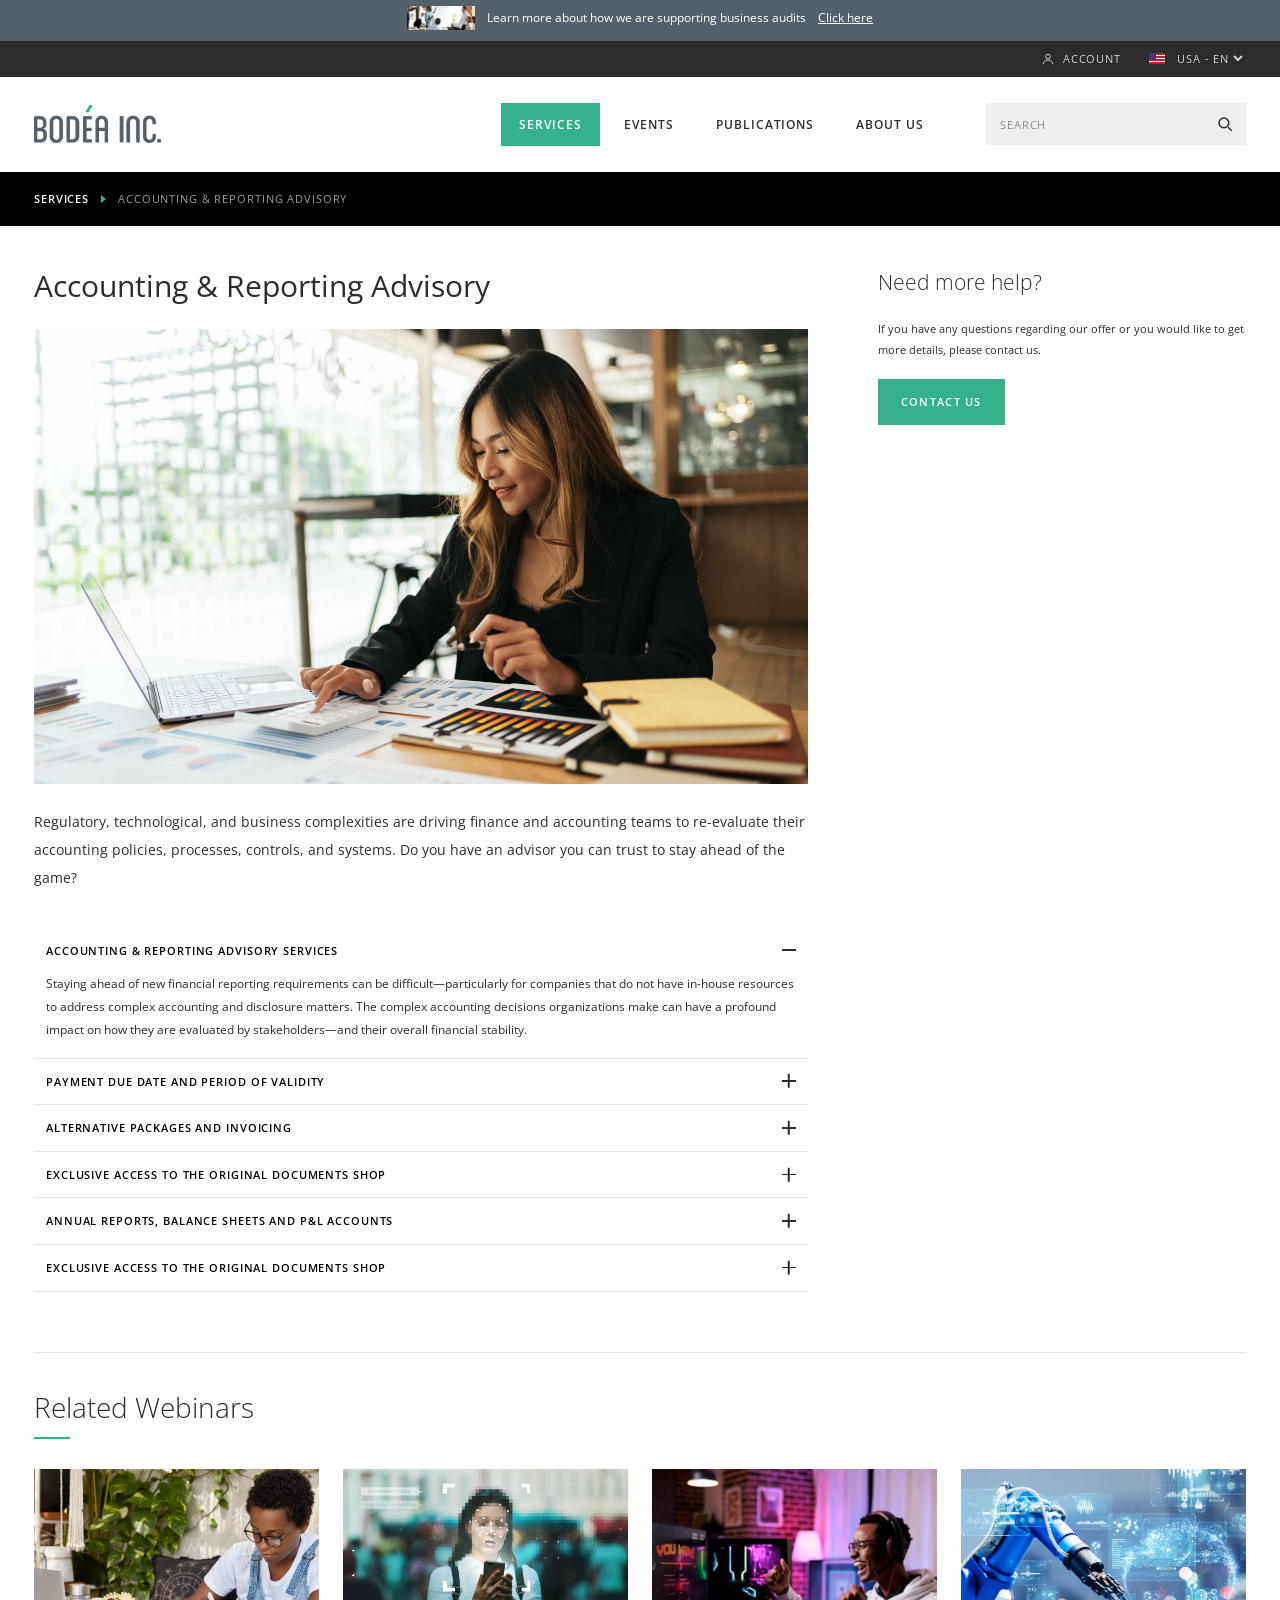
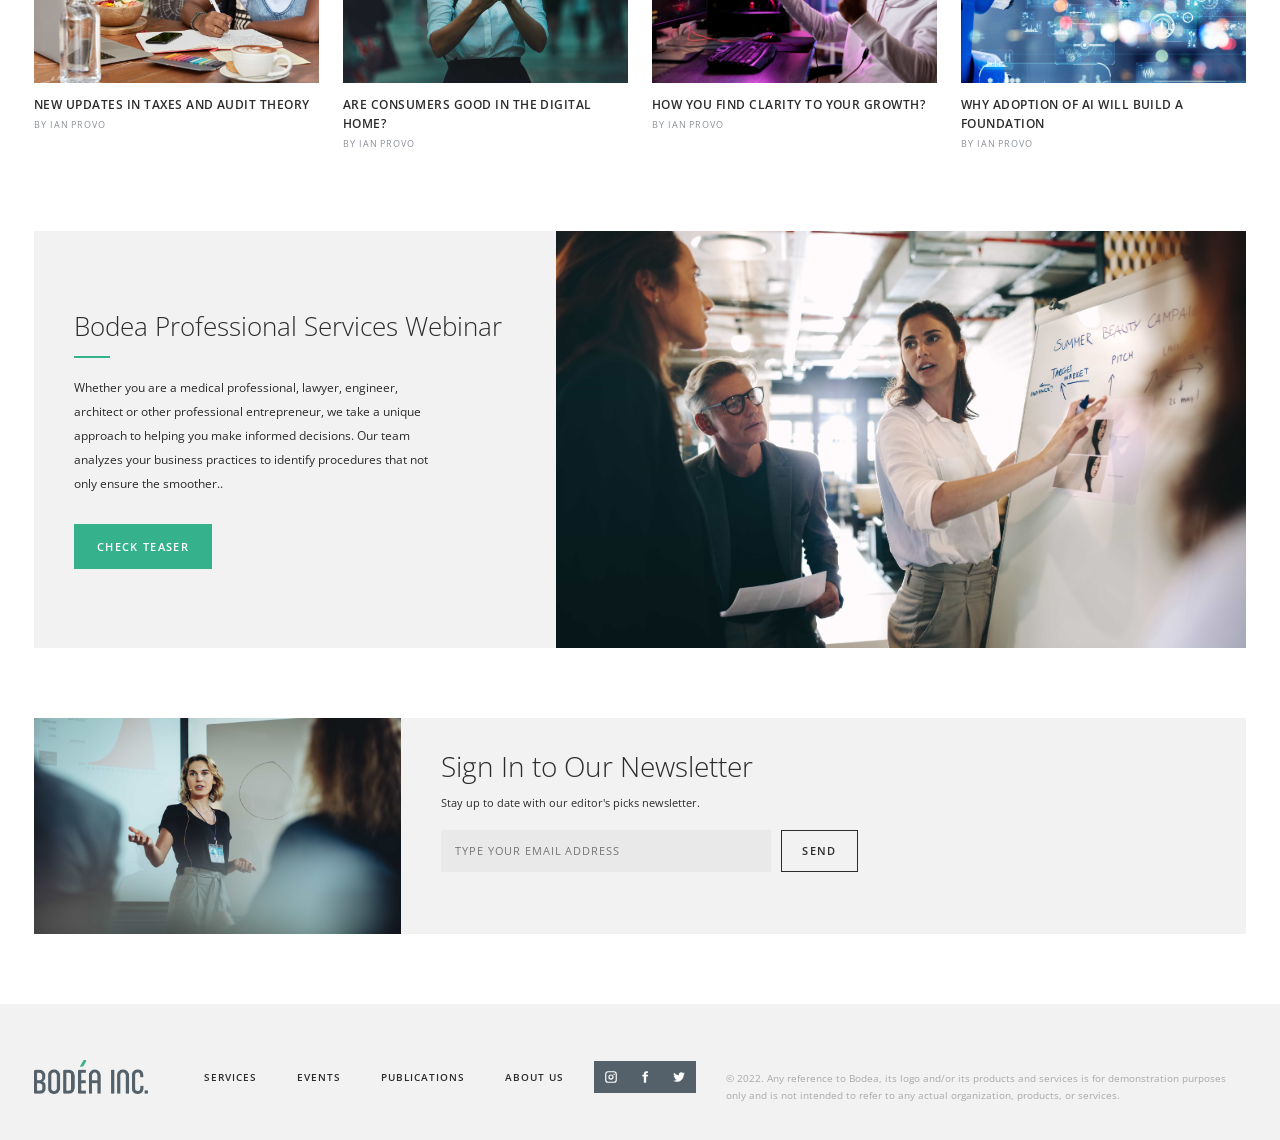
<file: accounting.html>
<!doctype html>
<html lang="en">
<head>
<meta charset="utf-8">
<meta name="viewport" content="width=device-width, initial-scale=1">
<title>Accounting &amp; Reporting Advisory | Bodea Inc.</title>
<link rel="icon" type="image/x-icon" sizes="16x16 32x32 48x48" href="img/favicon.ico">
<link rel="icon" type="image/png" sizes="64x64" href="img/favicon.png">
<link rel="icon" type="image/svg+xml" sizes="any" href="img/favicon.svg">
<link rel="apple-touch-icon" sizes="180x180" href="img/apple-touch-icon.png">
<meta name="description" content="Accounting and reporting advisory from Bodea Inc.">
<meta name="referrer" content="strict-origin-when-cross-origin">
<link rel="preconnect" href="https://fonts.googleapis.com">
<link rel="preconnect" href="https://fonts.gstatic.com" crossorigin>
<link href="https://fonts.googleapis.com/css2?family=Open+Sans:wght@300;400;600;700&display=swap" rel="stylesheet">
<link rel="stylesheet" href="styles.css">
</head>
<body>
<div class="promo"><span><img src="img/hdr-events-b.jpg" alt=""> Learn more about how we are supporting business audits <a href="services.html">Click here</a></span></div>
<div class="util"><div class="wrap"><a href="login.html"><svg width="14" height="14" viewBox="0 0 24 24" fill="none" stroke="currentColor" stroke-width="1.6" aria-hidden="true"><circle cx="12" cy="8" r="4"/><path d="M4 21c0-4.4 3.6-7 8-7s8 2.6 8 7"/></svg> Account</a><label><span class="flag" aria-hidden="true"></span><span class="sr">Region</span><select aria-label="Region"><option>USA - EN</option><option>UK - EN</option><option>PL - PL</option></select></label></div></div>
<header class="site-header"><div class="wrap">
<a class="logo" href="index.html"><img src="img/Bodea_Logotype_Grey.png" alt="Bodea Inc." width="758" height="226"></a>
<button class="menu-btn" aria-label="Menu" aria-expanded="false"><span></span><span></span><span></span></button>
<nav class="nav" aria-label="Main"><a href="services.html" aria-current="page">Services</a><a href="events.html">Events</a><a href="publications.html">Publications</a><a href="about.html">About us</a></nav>
<form class="search" role="search"><label class="sr" for="q">Search</label><input id="q" type="search" maxlength="80" placeholder="Search" autocomplete="off"><button aria-label="Submit search"><svg width="18" height="18" viewBox="0 0 24 24" fill="none" stroke="#2c2c2c" stroke-width="2" aria-hidden="true"><circle cx="10.5" cy="10.5" r="6.5"/><path d="m16 16 5 5"/></svg></button></form>
</div></header>
<main id="main">
<div class="crumb"><div class="wrap"><a href="services.html">Services</a><i></i><span>Accounting &amp; reporting advisory</span></div></div><div class="wrap"><div class="detail"><div><h1>Accounting &amp; Reporting Advisory</h1><div class="media"><img src="img/509062667.jpg" alt="Advisor working on financial reports"></div>
<p>Regulatory, technological, and business complexities are driving finance and accounting teams to re-evaluate their accounting policies, processes, controls, and systems. Do you have an advisor you can trust to stay ahead of the game?</p>
<div class="acc"><div class="acc-item"><button aria-expanded="true" aria-controls="p0">Accounting &amp; reporting advisory services<span class="ico"></span></button><div class="panel" id="p0">Staying ahead of new financial reporting requirements can be difficult—particularly for companies that do not have in-house resources to address complex accounting and disclosure matters. The complex accounting decisions organizations make can have a profound impact on how they are evaluated by stakeholders—and their overall financial stability.</div></div><div class="acc-item"><button aria-expanded="false" aria-controls="p1">Payment due date and period of validity<span class="ico"></span></button><div class="panel" id="p1" hidden>Invoices are issued monthly with payment due within 14 days. Engagement terms remain valid for twelve months from the signing date unless agreed otherwise.</div></div><div class="acc-item"><button aria-expanded="false" aria-controls="p2">Alternative packages and invoicing<span class="ico"></span></button><div class="panel" id="p2" hidden>Choose a fixed-fee package, a retainer, or time-and-materials billing. Our team will help you pick the model that fits your reporting calendar.</div></div><div class="acc-item"><button aria-expanded="false" aria-controls="p3">Exclusive access to the original documents shop<span class="ico"></span></button><div class="panel" id="p3" hidden>Clients get access to our library of templates, policies, and reporting checklists maintained by our specialists.</div></div><div class="acc-item"><button aria-expanded="false" aria-controls="p4">Annual reports, balance sheets and P&amp;L accounts<span class="ico"></span></button><div class="panel" id="p4" hidden>We prepare and review statutory and management reporting, including annual reports, balance sheets, and profit and loss accounts.</div></div><div class="acc-item"><button aria-expanded="false" aria-controls="p5">Exclusive access to the original documents shop<span class="ico"></span></button><div class="panel" id="p5" hidden>Clients get access to our library of templates, policies, and reporting checklists maintained by our specialists.</div></div></div></div>
<aside class="side"><h2>Need more help?</h2><p>If you have any questions regarding our offer or you would like to get more details, please contact us.</p><a class="btn" href="register.html">Contact us</a></aside></div>
<hr class="rule"><section class="section" style="padding-top:36px"><h2>Related Webinars</h2><div class="grid4"><a class="card" href="webinar.html"><div class="ph"><img src="img/231365792.jpg" alt="" loading="lazy"></div><h3>New updates in taxes and audit theory</h3><small>By Ian Provo</small></a><a class="card" href="webinar.html"><div class="ph"><img src="img/286518376.jpg" alt="" loading="lazy"></div><h3>Are consumers good in the digital home?</h3><small>By Ian Provo</small></a><a class="card" href="webinar.html"><div class="ph"><img src="img/516290951.jpg" alt="" loading="lazy"></div><h3>How you find clarity to your growth?</h3><small>By Ian Provo</small></a><a class="card" href="webinar.html"><div class="ph"><img src="img/297238539.jpg" alt="" loading="lazy"></div><h3>Why adoption of AI will build a foundation</h3><small>By Ian Provo</small></a></div></section></div><section class="wrap"><div class="teaser"><div class="txt"><h2 class="h2">Bodea Professional Services Webinar</h2>
<p>Whether you are a medical professional, lawyer, engineer, architect or other professional entrepreneur, we take a unique approach to helping you make informed decisions. Our team analyzes your business practices to identify procedures that not only ensure the smoother..</p>
<a class="btn" href="webinar.html">Check teaser</a></div><img src="img/333318184.jpg" alt="Two colleagues presenting ideas on a whiteboard" loading="lazy"></div></section><section class="wrap"><div class="news"><img src="img/369027912.jpg" alt="" loading="lazy"><div class="txt"><h2 class="h2">Sign In to Our Newsletter</h2><p>Stay up to date with our editor&#x27;s picks newsletter.</p>
<form class="inline-form" data-newsletter novalidate><label class="sr" for="nl-email">Email address</label><input id="nl-email" type="email" maxlength="320" placeholder="Type your email address" autocomplete="email"><button class="btn outline" type="submit">Send</button></form><div class="form-msg" role="status" aria-live="polite"></div></div></div></section>
</main>
<footer class="footer"><div class="wrap">
<a class="logo" href="index.html"><img src="img/Bodea_Logotype_Grey.png" alt="Bodea Inc." width="758" height="226"></a>
<nav aria-label="Footer"><a href="services.html">Services</a><a href="events.html">Events</a><a href="publications.html">Publications</a><a href="about.html">About us</a></nav>
<div class="soc"><a href="#" aria-label="Instagram"><svg viewBox="0 0 24 24" aria-hidden="true"><path d="M7 2h10a5 5 0 0 1 5 5v10a5 5 0 0 1-5 5H7a5 5 0 0 1-5-5V7a5 5 0 0 1 5-5zm0 2a3 3 0 0 0-3 3v10a3 3 0 0 0 3 3h10a3 3 0 0 0 3-3V7a3 3 0 0 0-3-3H7zm5 3.5A4.5 4.5 0 1 1 7.5 12 4.5 4.5 0 0 1 12 7.5zm0 2A2.5 2.5 0 1 0 14.5 12 2.5 2.5 0 0 0 12 9.5zM17.3 6a1.2 1.2 0 1 1-1.2 1.2A1.2 1.2 0 0 1 17.3 6z"/></svg></a><a href="#" aria-label="Facebook"><svg viewBox="0 0 24 24" aria-hidden="true"><path d="M14 8V6.2c0-.8.2-1.2 1.4-1.2H17V2h-2.6C11.3 2 10 3.6 10 6v2H7.5v3H10v11h4V11h2.8l.4-3H14z"/></svg></a><a href="#" aria-label="Twitter"><svg viewBox="0 0 24 24" aria-hidden="true"><path d="M22 5.9a8 8 0 0 1-2.4.7 4.1 4.1 0 0 0 1.8-2.3 8.2 8.2 0 0 1-2.6 1 4.1 4.1 0 0 0-7 3.7A11.6 11.6 0 0 1 3.4 4.7a4.1 4.1 0 0 0 1.3 5.5 4.1 4.1 0 0 1-1.9-.5v.1a4.1 4.1 0 0 0 3.3 4 4.1 4.1 0 0 1-1.8.1 4.1 4.1 0 0 0 3.8 2.8A8.2 8.2 0 0 1 2 18.4a11.6 11.6 0 0 0 6.3 1.8c7.5 0 11.7-6.3 11.7-11.7v-.5A8.3 8.3 0 0 0 22 5.9z"/></svg></a></div>
<small>&copy; 2022. Any reference to Bodea, its logo and/or its products and services is for demonstration purposes only and is not intended to refer to any actual organization, products, or services.</small>
</div></footer>
<script src="script.js" defer></script>
</body>
</html>
</file>
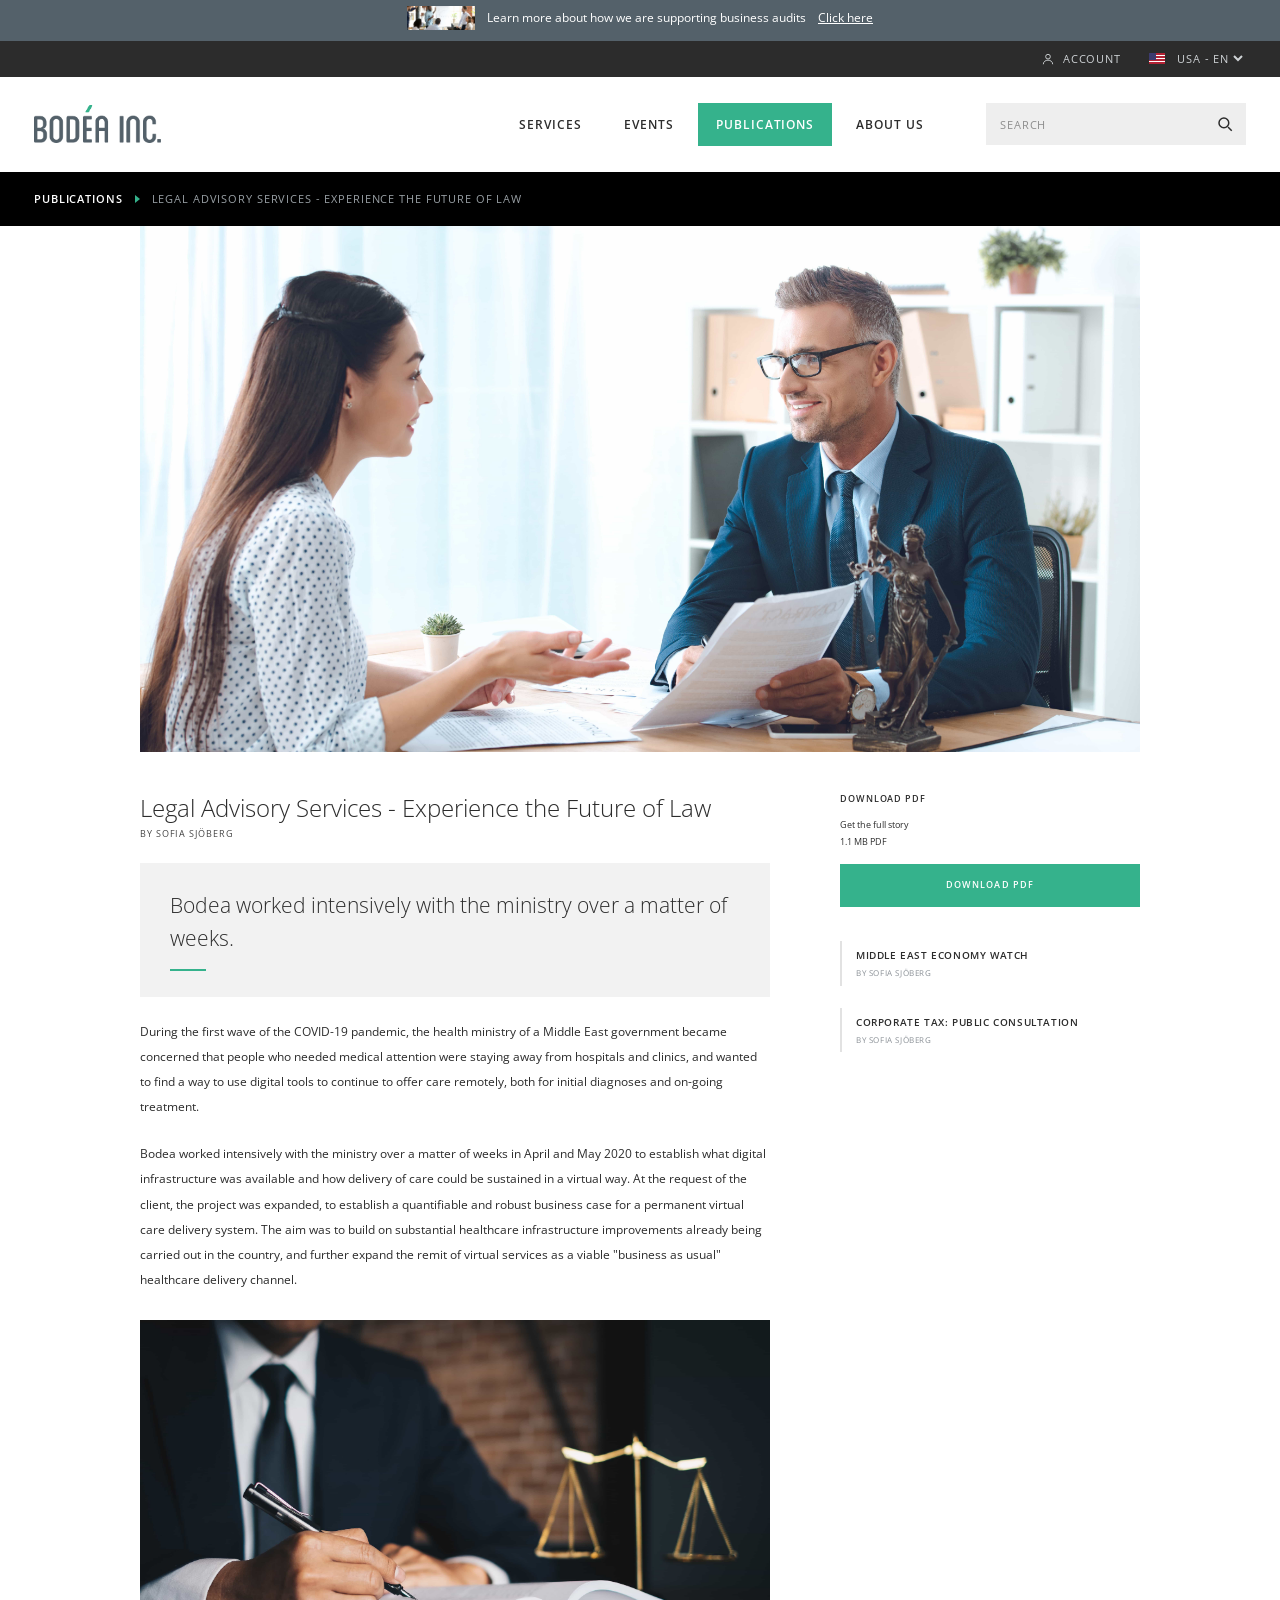
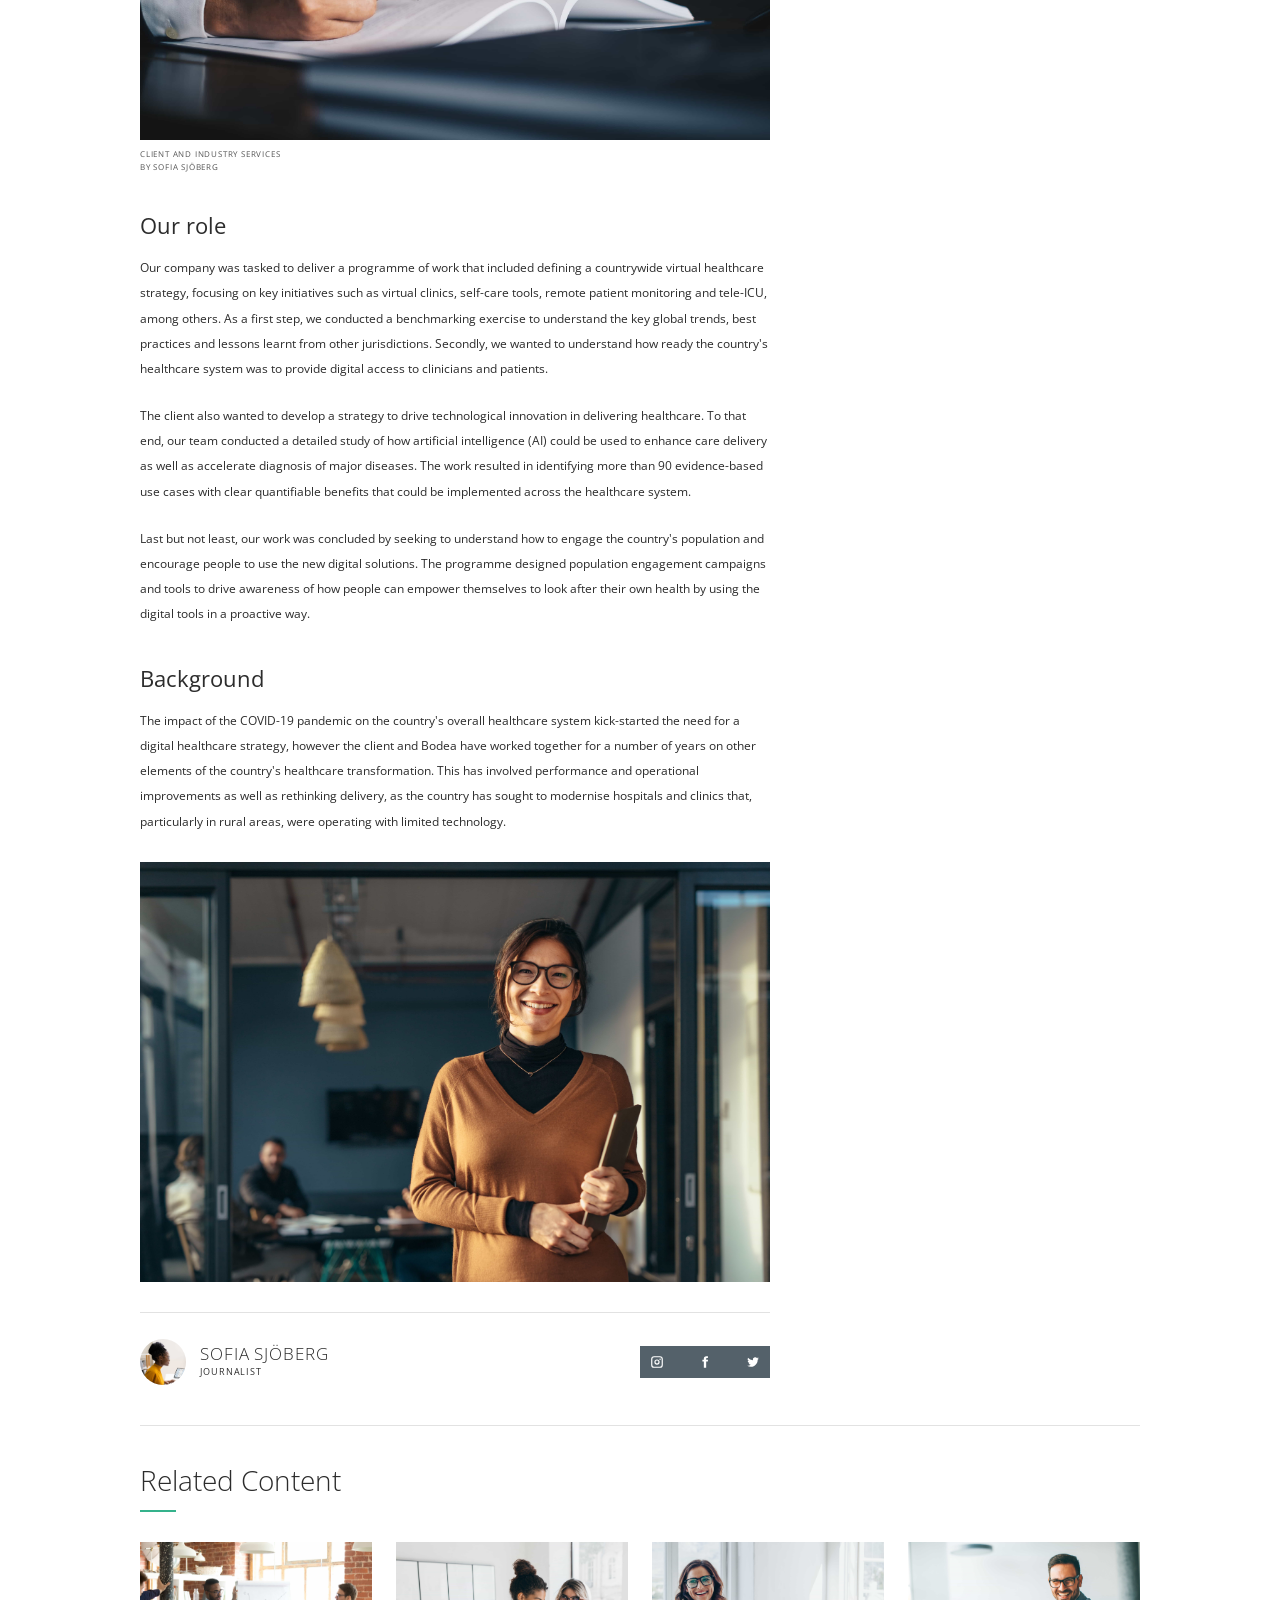
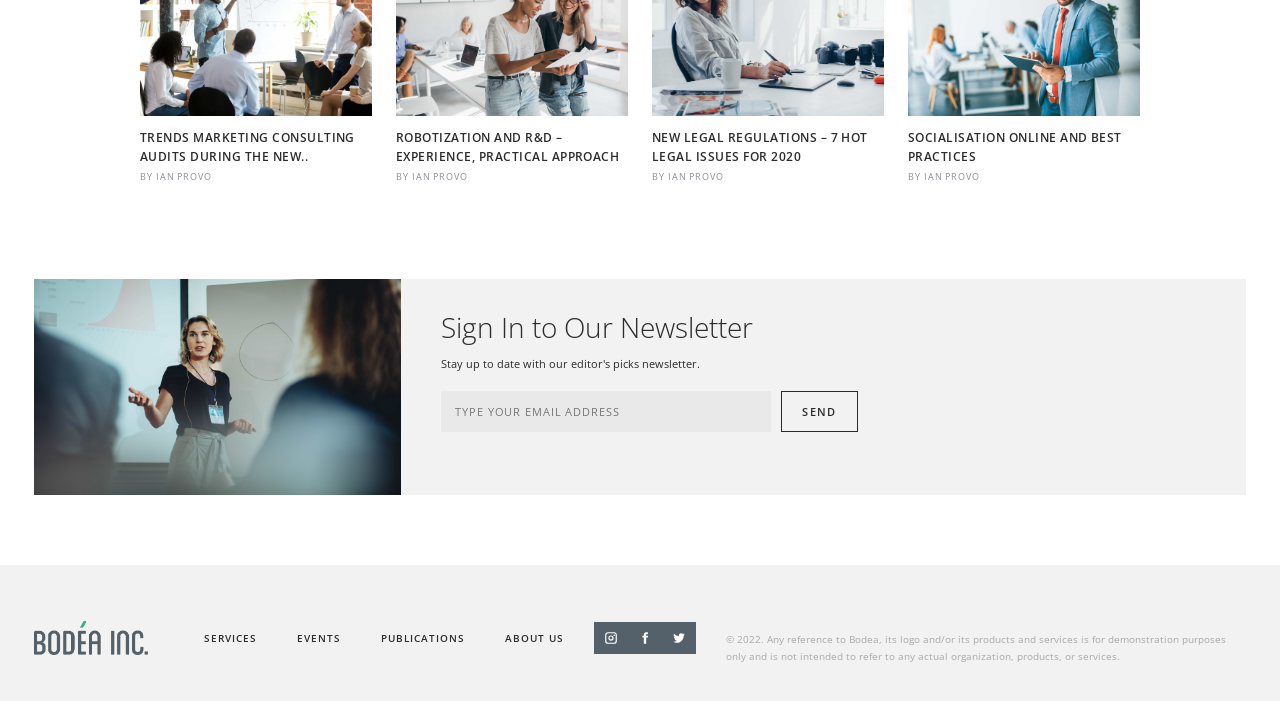
<file: article.html>
<!doctype html>
<html lang="en">
<head>
<meta charset="utf-8">
<meta name="viewport" content="width=device-width, initial-scale=1">
<title>Legal Advisory Services - Experience the Future of Law | Bodea Inc.</title>
<link rel="icon" type="image/x-icon" sizes="16x16 32x32 48x48" href="img/favicon.ico">
<link rel="icon" type="image/png" sizes="64x64" href="img/favicon.png">
<link rel="icon" type="image/svg+xml" sizes="any" href="img/favicon.svg">
<link rel="apple-touch-icon" sizes="180x180" href="img/apple-touch-icon.png">
<meta name="description" content="How Bodea worked with a ministry to build a virtual care delivery system.">
<meta name="referrer" content="strict-origin-when-cross-origin">
<link rel="preconnect" href="https://fonts.googleapis.com">
<link rel="preconnect" href="https://fonts.gstatic.com" crossorigin>
<link href="https://fonts.googleapis.com/css2?family=Open+Sans:wght@300;400;600;700&display=swap" rel="stylesheet">
<link rel="stylesheet" href="styles.css">
</head>
<body>
<div class="promo"><span><img src="img/hdr-events-b.jpg" alt=""> Learn more about how we are supporting business audits <a href="services.html">Click here</a></span></div>
<div class="util"><div class="wrap"><a href="login.html"><svg width="14" height="14" viewBox="0 0 24 24" fill="none" stroke="currentColor" stroke-width="1.6" aria-hidden="true"><circle cx="12" cy="8" r="4"/><path d="M4 21c0-4.4 3.6-7 8-7s8 2.6 8 7"/></svg> Account</a><label><span class="flag" aria-hidden="true"></span><span class="sr">Region</span><select aria-label="Region"><option>USA - EN</option><option>UK - EN</option><option>PL - PL</option></select></label></div></div>
<header class="site-header"><div class="wrap">
<a class="logo" href="index.html"><img src="img/Bodea_Logotype_Grey.png" alt="Bodea Inc." width="758" height="226"></a>
<button class="menu-btn" aria-label="Menu" aria-expanded="false"><span></span><span></span><span></span></button>
<nav class="nav" aria-label="Main"><a href="services.html">Services</a><a href="events.html">Events</a><a href="publications.html" aria-current="page">Publications</a><a href="about.html">About us</a></nav>
<form class="search" role="search"><label class="sr" for="q">Search</label><input id="q" type="search" maxlength="80" placeholder="Search" autocomplete="off"><button aria-label="Submit search"><svg width="18" height="18" viewBox="0 0 24 24" fill="none" stroke="#2c2c2c" stroke-width="2" aria-hidden="true"><circle cx="10.5" cy="10.5" r="6.5"/><path d="m16 16 5 5"/></svg></button></form>
</div></header>
<main id="main">
<div class="crumb"><div class="wrap"><a href="publications.html">Publications</a><i></i><span>Legal advisory services - experience the future of law</span></div></div><div class="wrap"><div style="max-width:1000px;margin:0 auto;padding-top:0"><img src="img/228326085.jpg" alt="Lawyer advising a client across a desk" style="width:100%;aspect-ratio:1.9;object-fit:cover;margin-top:0"></div>
<div class="detail" style="max-width:1000px;margin:0 auto"><article class="prose"><h1 style="font-size:24px;font-weight:300;margin:0 0 10px">Legal Advisory Services - Experience the Future of Law</h1><div class="byline">By Sofia Sjöberg</div>
<div class="pull">Bodea worked intensively with the ministry over a matter of weeks.</div>
<p>During the first wave of the COVID-19 pandemic, the health ministry of a Middle East government became concerned that people who needed medical attention were staying away from hospitals and clinics, and wanted to find a way to use digital tools to continue to offer care remotely, both for initial diagnoses and on-going treatment.</p>
<p>Bodea worked intensively with the ministry over a matter of weeks in April and May 2020 to establish what digital infrastructure was available and how delivery of care could be sustained in a virtual way. At the request of the client, the project was expanded, to establish a quantifiable and robust business case for a permanent virtual care delivery system. The aim was to build on substantial healthcare infrastructure improvements already being carried out in the country, and further expand the remit of virtual services as a viable "business as usual" healthcare delivery channel.</p>
<figure><img src="img/208190412.jpg" alt="Pen and scales of justice on a legal document"><figcaption>Client and industry services<br>By Sofia Sjöberg</figcaption></figure>
<h2>Our role</h2>
<p>Our company was tasked to deliver a programme of work that included defining a countrywide virtual healthcare strategy, focusing on key initiatives such as virtual clinics, self-care tools, remote patient monitoring and tele-ICU, among others. As a first step, we conducted a benchmarking exercise to understand the key global trends, best practices and lessons learnt from other jurisdictions. Secondly, we wanted to understand how ready the country's healthcare system was to provide digital access to clinicians and patients.</p>
<p>The client also wanted to develop a strategy to drive technological innovation in delivering healthcare. To that end, our team conducted a detailed study of how artificial intelligence (AI) could be used to enhance care delivery as well as accelerate diagnosis of major diseases. The work resulted in identifying more than 90 evidence-based use cases with clear quantifiable benefits that could be implemented across the healthcare system.</p>
<p>Last but not least, our work was concluded by seeking to understand how to engage the country's population and encourage people to use the new digital solutions. The programme designed population engagement campaigns and tools to drive awareness of how people can empower themselves to look after their own health by using the digital tools in a proactive way.</p>
<h2>Background</h2>
<p>The impact of the COVID-19 pandemic on the country's overall healthcare system kick-started the need for a digital healthcare strategy, however the client and Bodea have worked together for a number of years on other elements of the country's healthcare transformation. This has involved performance and operational improvements as well as rethinking delivery, as the country has sought to modernise hospitals and clinics that, particularly in rural areas, were operating with limited technology.</p>
<figure><img src="img/218354802.jpg" alt="Consultant smiling in an office"></figure>
<div class="author"><div><img src="img/456355022.jpg" alt="Sofia Sjöberg"><span><b>Sofia Sjöberg</b><span>Journalist</span></span></div><div class="soc"><a href="#" aria-label="Instagram"><svg viewBox="0 0 24 24" aria-hidden="true"><path d="M7 2h10a5 5 0 0 1 5 5v10a5 5 0 0 1-5 5H7a5 5 0 0 1-5-5V7a5 5 0 0 1 5-5zm0 2a3 3 0 0 0-3 3v10a3 3 0 0 0 3 3h10a3 3 0 0 0 3-3V7a3 3 0 0 0-3-3H7zm5 3.5A4.5 4.5 0 1 1 7.5 12 4.5 4.5 0 0 1 12 7.5zm0 2A2.5 2.5 0 1 0 14.5 12 2.5 2.5 0 0 0 12 9.5zM17.3 6a1.2 1.2 0 1 1-1.2 1.2A1.2 1.2 0 0 1 17.3 6z"/></svg></a><a href="#" aria-label="Facebook"><svg viewBox="0 0 24 24" aria-hidden="true"><path d="M14 8V6.2c0-.8.2-1.2 1.4-1.2H17V2h-2.6C11.3 2 10 3.6 10 6v2H7.5v3H10v11h4V11h2.8l.4-3H14z"/></svg></a><a href="#" aria-label="Twitter"><svg viewBox="0 0 24 24" aria-hidden="true"><path d="M22 5.9a8 8 0 0 1-2.4.7 4.1 4.1 0 0 0 1.8-2.3 8.2 8.2 0 0 1-2.6 1 4.1 4.1 0 0 0-7 3.7A11.6 11.6 0 0 1 3.4 4.7a4.1 4.1 0 0 0 1.3 5.5 4.1 4.1 0 0 1-1.9-.5v.1a4.1 4.1 0 0 0 3.3 4 4.1 4.1 0 0 1-1.8.1 4.1 4.1 0 0 0 3.8 2.8A8.2 8.2 0 0 1 2 18.4a11.6 11.6 0 0 0 6.3 1.8c7.5 0 11.7-6.3 11.7-11.7v-.5A8.3 8.3 0 0 0 22 5.9z"/></svg></a></div></div></article>
<aside class="side"><div class="pdf"><h2>Download PDF</h2><p>Get the full story<br>1.1 MB PDF</p><a class="btn block" href="#" style="font-size:9px">Download PDF</a></div>
<div class="rel-side" style="margin-top:34px"><a href="article.html">Middle East economy watch<small>By Sofia Sjöberg</small></a><a href="article.html">Corporate tax: public consultation<small>By Sofia Sjöberg</small></a></div></aside></div>
<hr class="rule" style="max-width:1000px;margin:20px auto 0"><section class="section" style="max-width:1000px;margin:0 auto;padding-top:36px"><h2>Related Content</h2><div class="grid4"><a class="card" href="article.html"><div class="ph"><img src="img/235771049.jpg" alt="" loading="lazy"></div><h3>Trends marketing consulting audits during the new..</h3><small>By Ian Provo</small></a><a class="card" href="article.html"><div class="ph"><img src="img/268298849.jpg" alt="" loading="lazy"></div><h3>Robotization and R&amp;D – experience, practical approach</h3><small>By Ian Provo</small></a><a class="card" href="article.html"><div class="ph"><img src="img/258058256.jpg" alt="" loading="lazy"></div><h3>New legal regulations – 7 hot legal issues for 2020</h3><small>By Ian Provo</small></a><a class="card" href="article.html"><div class="ph"><img src="img/201734319.jpg" alt="" loading="lazy"></div><h3>Socialisation online and best practices</h3><small>By Ian Provo</small></a></div></section></div><section class="wrap"><div class="news"><img src="img/369027912.jpg" alt="" loading="lazy"><div class="txt"><h2 class="h2">Sign In to Our Newsletter</h2><p>Stay up to date with our editor&#x27;s picks newsletter.</p>
<form class="inline-form" data-newsletter novalidate><label class="sr" for="nl-email">Email address</label><input id="nl-email" type="email" maxlength="320" placeholder="Type your email address" autocomplete="email"><button class="btn outline" type="submit">Send</button></form><div class="form-msg" role="status" aria-live="polite"></div></div></div></section>
</main>
<footer class="footer"><div class="wrap">
<a class="logo" href="index.html"><img src="img/Bodea_Logotype_Grey.png" alt="Bodea Inc." width="758" height="226"></a>
<nav aria-label="Footer"><a href="services.html">Services</a><a href="events.html">Events</a><a href="publications.html">Publications</a><a href="about.html">About us</a></nav>
<div class="soc"><a href="#" aria-label="Instagram"><svg viewBox="0 0 24 24" aria-hidden="true"><path d="M7 2h10a5 5 0 0 1 5 5v10a5 5 0 0 1-5 5H7a5 5 0 0 1-5-5V7a5 5 0 0 1 5-5zm0 2a3 3 0 0 0-3 3v10a3 3 0 0 0 3 3h10a3 3 0 0 0 3-3V7a3 3 0 0 0-3-3H7zm5 3.5A4.5 4.5 0 1 1 7.5 12 4.5 4.5 0 0 1 12 7.5zm0 2A2.5 2.5 0 1 0 14.5 12 2.5 2.5 0 0 0 12 9.5zM17.3 6a1.2 1.2 0 1 1-1.2 1.2A1.2 1.2 0 0 1 17.3 6z"/></svg></a><a href="#" aria-label="Facebook"><svg viewBox="0 0 24 24" aria-hidden="true"><path d="M14 8V6.2c0-.8.2-1.2 1.4-1.2H17V2h-2.6C11.3 2 10 3.6 10 6v2H7.5v3H10v11h4V11h2.8l.4-3H14z"/></svg></a><a href="#" aria-label="Twitter"><svg viewBox="0 0 24 24" aria-hidden="true"><path d="M22 5.9a8 8 0 0 1-2.4.7 4.1 4.1 0 0 0 1.8-2.3 8.2 8.2 0 0 1-2.6 1 4.1 4.1 0 0 0-7 3.7A11.6 11.6 0 0 1 3.4 4.7a4.1 4.1 0 0 0 1.3 5.5 4.1 4.1 0 0 1-1.9-.5v.1a4.1 4.1 0 0 0 3.3 4 4.1 4.1 0 0 1-1.8.1 4.1 4.1 0 0 0 3.8 2.8A8.2 8.2 0 0 1 2 18.4a11.6 11.6 0 0 0 6.3 1.8c7.5 0 11.7-6.3 11.7-11.7v-.5A8.3 8.3 0 0 0 22 5.9z"/></svg></a></div>
<small>&copy; 2022. Any reference to Bodea, its logo and/or its products and services is for demonstration purposes only and is not intended to refer to any actual organization, products, or services.</small>
</div></footer>
<script src="script.js" defer></script>
</body>
</html>
</file>
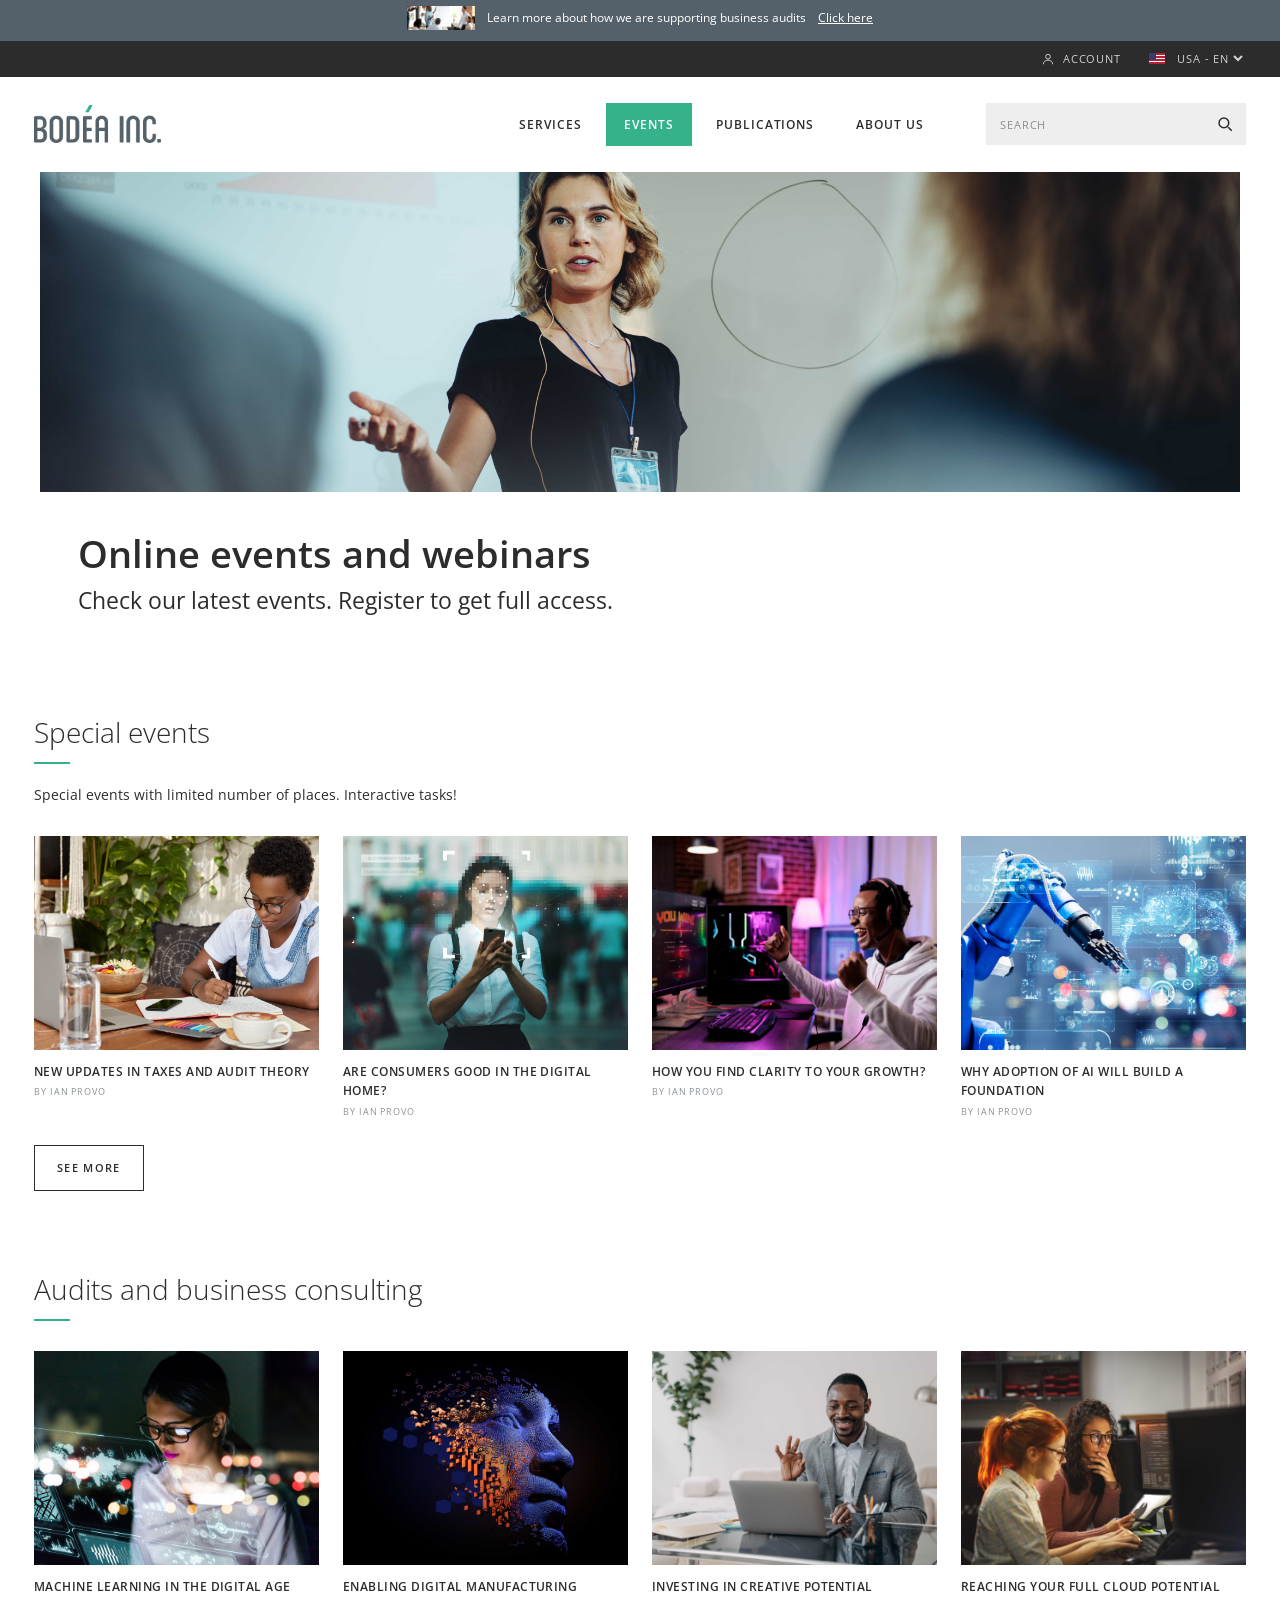
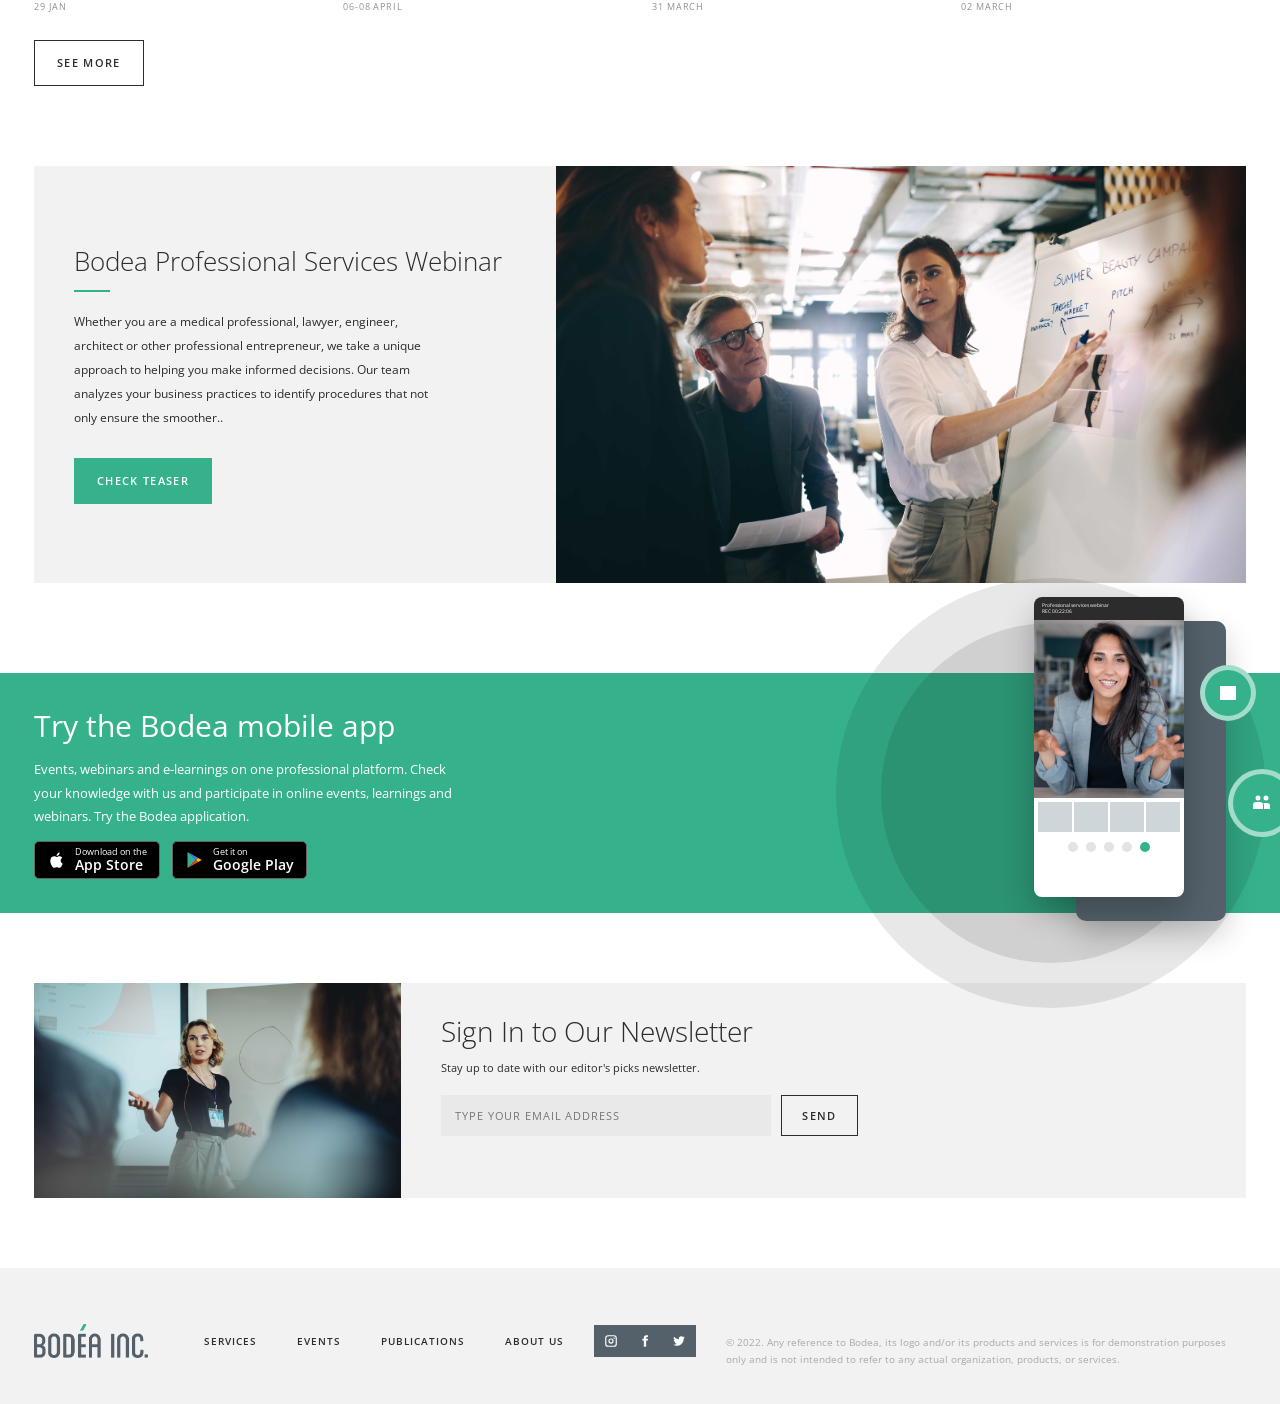
<file: events.html>
<!doctype html>
<html lang="en">
<head>
<meta charset="utf-8">
<meta name="viewport" content="width=device-width, initial-scale=1">
<title>Events and Webinars | Bodea Inc.</title>
<link rel="icon" type="image/x-icon" sizes="16x16 32x32 48x48" href="img/favicon.ico">
<link rel="icon" type="image/png" sizes="64x64" href="img/favicon.png">
<link rel="icon" type="image/svg+xml" sizes="any" href="img/favicon.svg">
<link rel="apple-touch-icon" sizes="180x180" href="img/apple-touch-icon.png">
<meta name="description" content="Online events and webinars from Bodea Inc.">
<meta name="referrer" content="strict-origin-when-cross-origin">
<link rel="preconnect" href="https://fonts.googleapis.com">
<link rel="preconnect" href="https://fonts.gstatic.com" crossorigin>
<link href="https://fonts.googleapis.com/css2?family=Open+Sans:wght@300;400;600;700&display=swap" rel="stylesheet">
<link rel="stylesheet" href="styles.css">
</head>
<body>
<div class="promo"><span><img src="img/hdr-events-b.jpg" alt=""> Learn more about how we are supporting business audits <a href="services.html">Click here</a></span></div>
<div class="util"><div class="wrap"><a href="login.html"><svg width="14" height="14" viewBox="0 0 24 24" fill="none" stroke="currentColor" stroke-width="1.6" aria-hidden="true"><circle cx="12" cy="8" r="4"/><path d="M4 21c0-4.4 3.6-7 8-7s8 2.6 8 7"/></svg> Account</a><label><span class="flag" aria-hidden="true"></span><span class="sr">Region</span><select aria-label="Region"><option>USA - EN</option><option>UK - EN</option><option>PL - PL</option></select></label></div></div>
<header class="site-header"><div class="wrap">
<a class="logo" href="index.html"><img src="img/Bodea_Logotype_Grey.png" alt="Bodea Inc." width="758" height="226"></a>
<button class="menu-btn" aria-label="Menu" aria-expanded="false"><span></span><span></span><span></span></button>
<nav class="nav" aria-label="Main"><a href="services.html">Services</a><a href="events.html" aria-current="page">Events</a><a href="publications.html">Publications</a><a href="about.html">About us</a></nav>
<form class="search" role="search"><label class="sr" for="q">Search</label><input id="q" type="search" maxlength="80" placeholder="Search" autocomplete="off"><button aria-label="Submit search"><svg width="18" height="18" viewBox="0 0 24 24" fill="none" stroke="#2c2c2c" stroke-width="2" aria-hidden="true"><circle cx="10.5" cy="10.5" r="6.5"/><path d="m16 16 5 5"/></svg></button></form>
</div></header>
<main id="main">
<section class="hero"><div class="hero-img" role="img" aria-label="" style="background-image:url('img/hdr-events-a.jpg')"></div>
<div class="hero-card"><h1>Online events and webinars</h1><p>Check our latest events. Register to get full access.</p></div></section><div class="wrap"><section class="section"><h2>Special events</h2><p class="lead">Special events with limited number of places. Interactive tasks!</p><div class="grid4"><a class="card" href="webinar.html"><div class="ph"><img src="img/231365792.jpg" alt="" loading="lazy"></div><h3>New updates in taxes and audit theory</h3><small>By Ian Provo</small></a><a class="card" href="webinar.html"><div class="ph"><img src="img/286518376.jpg" alt="" loading="lazy"></div><h3>Are consumers good in the digital home?</h3><small>By Ian Provo</small></a><a class="card" href="webinar.html"><div class="ph"><img src="img/516290951.jpg" alt="" loading="lazy"></div><h3>How you find clarity to your growth?</h3><small>By Ian Provo</small></a><a class="card" href="webinar.html"><div class="ph"><img src="img/297238539.jpg" alt="" loading="lazy"></div><h3>Why adoption of AI will build a foundation</h3><small>By Ian Provo</small></a></div><div class="more"><a class="btn outline" href="webinar.html">See more</a></div></section>
<section class="section"><h2>Audits and business consulting</h2><div class="grid4"><a class="card" href="webinar.html"><div class="ph"><img src="img/162473420.jpg" alt="" loading="lazy"></div><h3>Machine learning in the digital age</h3><small>29 Jan</small></a><a class="card" href="webinar.html"><div class="ph"><img src="img/309388996.jpg" alt="" loading="lazy"></div><h3>Enabling digital manufacturing</h3><small>06-08 April</small></a><a class="card" href="webinar.html"><div class="ph"><img src="img/510251772.jpg" alt="" loading="lazy"></div><h3>Investing in creative potential</h3><small>31 March</small></a><a class="card" href="webinar.html"><div class="ph"><img src="img/314883009.jpg" alt="" loading="lazy"></div><h3>Reaching your full cloud potential</h3><small>02 March</small></a></div><div class="more"><a class="btn outline" href="webinar.html">See more</a></div></section></div><section class="wrap"><div class="teaser"><div class="txt"><h2 class="h2">Bodea Professional Services Webinar</h2>
<p>Whether you are a medical professional, lawyer, engineer, architect or other professional entrepreneur, we take a unique approach to helping you make informed decisions. Our team analyzes your business practices to identify procedures that not only ensure the smoother..</p>
<a class="btn" href="webinar.html">Check teaser</a></div><img src="img/333318184.jpg" alt="Two colleagues presenting ideas on a whiteboard" loading="lazy"></div></section><section class="app"><div class="wrap"><div><h2 class="h2">Try the Bodea mobile app</h2>
<p>Events, webinars and e-learnings on one professional platform. Check your knowledge with us and participate in online events, learnings and webinars. Try the Bodea application.</p>
<div class="stores"><a class="store" href="#"><svg viewBox="0 0 24 24" aria-hidden="true"><path d="M16.4 12.7c0-2.3 1.9-3.4 2-3.5-1.1-1.6-2.8-1.8-3.4-1.8-1.4-.2-2.8.9-3.5.9s-1.8-.8-3-.8c-1.5 0-3 .9-3.800 2.300-1.600 2.800-.4 7 1.200 9.300.8 1.100 1.700 2.400 2.900 2.300 1.200 0 1.600-.7 3-.7s1.800.7 3 .7 2-1.100 2.800-2.200c.9-1.300 1.200-2.500 1.300-2.600-.1 0-2.500-1-2.500-3.900zM14.200 5.800c.6-.8 1.100-1.800.9-2.800-.9 0-2 .6-2.600 1.400-.6.700-1.100 1.700-.9 2.700 1 .1 2-.5 2.600-1.300z"/></svg><span>Download on the<b>App Store</b></span></a><a class="store" href="#"><svg viewBox="0 0 24 24" aria-hidden="true"><path fill="#35B28C" d="M3 2.500v19l10-9.500z"/><path fill="#4285F4" d="M3 2.500 16 9.700l-3 2.300z"/><path fill="#EA4335" d="m3 21.500 13-7.200-3-2.300z"/><path fill="#FBBC04" d="m16 9.700 4 2.300-4 2.300-3-2.300z"/></svg><span>Get it on<b>Google Play</b></span></a></div></div>
<div class="app-art" aria-hidden="true"><div class="ring r1"></div><div class="ring r2"></div><div class="phone-back"></div>
<div class="phone"><div class="bar">Professional services webinar<br>REC 00:22:06</div><img src="img/355741445.jpg" alt=""><div class="thumbs"><i></i><i></i><i></i><i></i></div><div class="ctl"><i></i><i></i><i></i><i></i><i></i></div></div>
<div class="badge b1"><svg viewBox="0 0 24 24"><path d="M4 5h16v14H4zM6 17l4-5 3 3 2-2 3 4z"/></svg></div>
<div class="badge b2"><svg viewBox="0 0 24 24"><circle cx="8" cy="7" r="2.500"/><circle cx="16" cy="7" r="2.500"/><path d="M3 18v-4a3 3 0 0 1 3-3h4a3 3 0 0 1 3 3v4zM14 18v-4a3 3 0 0 0-.7-1.900 3 3 0 0 1 1.700-.1h2a3 3 0 0 1 3 3v3z"/></svg></div></div></div></section><section class="wrap"><div class="news"><img src="img/369027912.jpg" alt="" loading="lazy"><div class="txt"><h2 class="h2">Sign In to Our Newsletter</h2><p>Stay up to date with our editor&#x27;s picks newsletter.</p>
<form class="inline-form" data-newsletter novalidate><label class="sr" for="nl-email">Email address</label><input id="nl-email" type="email" maxlength="320" placeholder="Type your email address" autocomplete="email"><button class="btn outline" type="submit">Send</button></form><div class="form-msg" role="status" aria-live="polite"></div></div></div></section>
</main>
<footer class="footer"><div class="wrap">
<a class="logo" href="index.html"><img src="img/Bodea_Logotype_Grey.png" alt="Bodea Inc." width="758" height="226"></a>
<nav aria-label="Footer"><a href="services.html">Services</a><a href="events.html">Events</a><a href="publications.html">Publications</a><a href="about.html">About us</a></nav>
<div class="soc"><a href="#" aria-label="Instagram"><svg viewBox="0 0 24 24" aria-hidden="true"><path d="M7 2h10a5 5 0 0 1 5 5v10a5 5 0 0 1-5 5H7a5 5 0 0 1-5-5V7a5 5 0 0 1 5-5zm0 2a3 3 0 0 0-3 3v10a3 3 0 0 0 3 3h10a3 3 0 0 0 3-3V7a3 3 0 0 0-3-3H7zm5 3.5A4.5 4.5 0 1 1 7.5 12 4.5 4.5 0 0 1 12 7.5zm0 2A2.5 2.5 0 1 0 14.5 12 2.5 2.5 0 0 0 12 9.5zM17.3 6a1.2 1.2 0 1 1-1.2 1.2A1.2 1.2 0 0 1 17.3 6z"/></svg></a><a href="#" aria-label="Facebook"><svg viewBox="0 0 24 24" aria-hidden="true"><path d="M14 8V6.2c0-.8.2-1.2 1.4-1.2H17V2h-2.6C11.3 2 10 3.6 10 6v2H7.5v3H10v11h4V11h2.8l.4-3H14z"/></svg></a><a href="#" aria-label="Twitter"><svg viewBox="0 0 24 24" aria-hidden="true"><path d="M22 5.9a8 8 0 0 1-2.4.7 4.1 4.1 0 0 0 1.8-2.3 8.2 8.2 0 0 1-2.6 1 4.1 4.1 0 0 0-7 3.7A11.6 11.6 0 0 1 3.4 4.7a4.1 4.1 0 0 0 1.3 5.5 4.1 4.1 0 0 1-1.9-.5v.1a4.1 4.1 0 0 0 3.3 4 4.1 4.1 0 0 1-1.8.1 4.1 4.1 0 0 0 3.8 2.8A8.2 8.2 0 0 1 2 18.4a11.6 11.6 0 0 0 6.3 1.8c7.5 0 11.7-6.3 11.7-11.7v-.5A8.3 8.3 0 0 0 22 5.9z"/></svg></a></div>
<small>&copy; 2022. Any reference to Bodea, its logo and/or its products and services is for demonstration purposes only and is not intended to refer to any actual organization, products, or services.</small>
</div></footer>
<script src="script.js" defer></script>
</body>
</html>
</file>
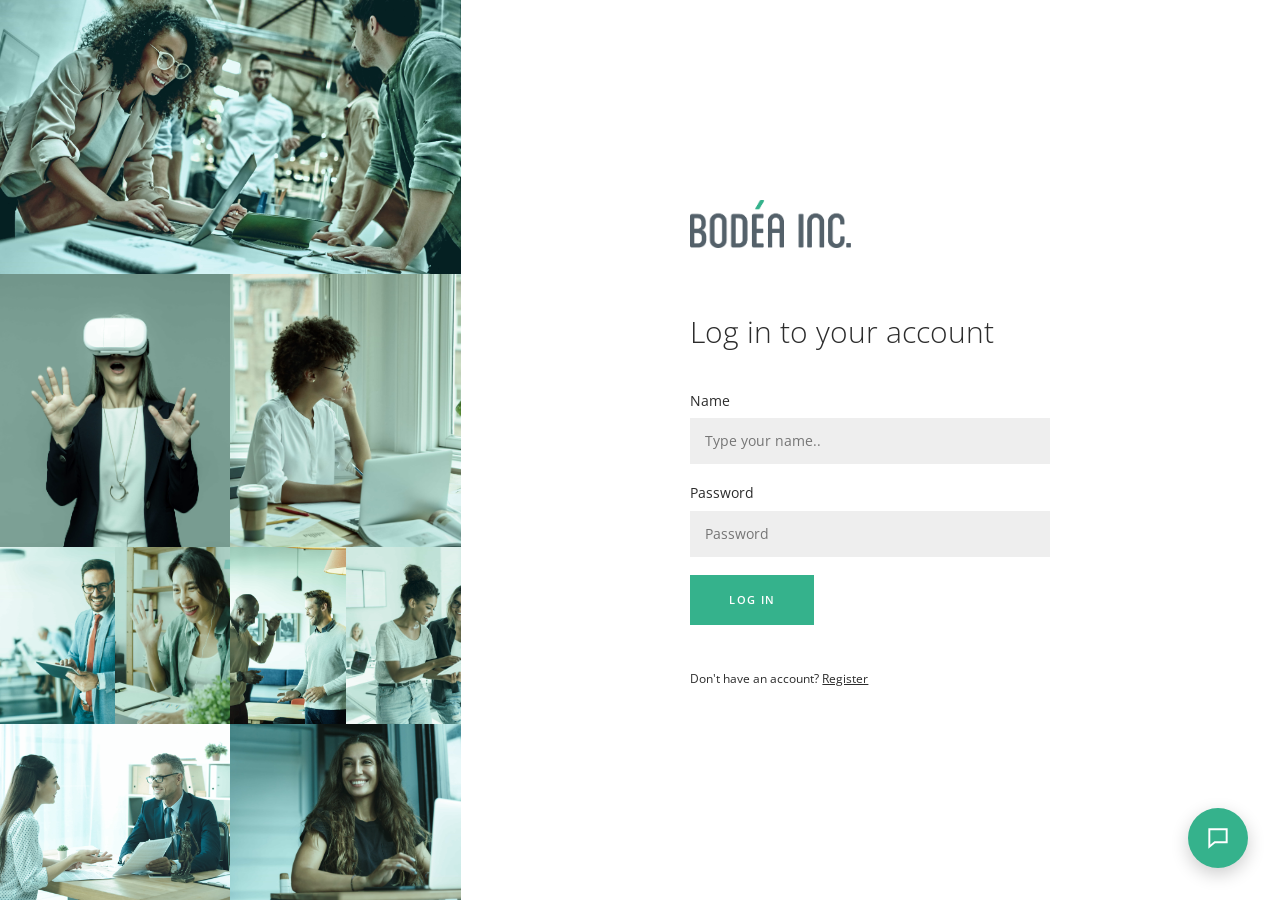
<file: login.html>
<!doctype html>
<html lang="en">
<head>
<meta charset="utf-8">
<meta name="viewport" content="width=device-width, initial-scale=1">
<title>Log in | Bodea Inc.</title>
<link rel="icon" type="image/x-icon" sizes="16x16 32x32 48x48" href="img/favicon.ico">
<link rel="icon" type="image/png" sizes="64x64" href="img/favicon.png">
<link rel="icon" type="image/svg+xml" sizes="any" href="img/favicon.svg">
<link rel="apple-touch-icon" sizes="180x180" href="img/apple-touch-icon.png">
<meta name="description" content="Log in to your Bodea account.">
<meta name="referrer" content="strict-origin-when-cross-origin">
<link rel="preconnect" href="https://fonts.googleapis.com">
<link rel="preconnect" href="https://fonts.gstatic.com" crossorigin>
<link href="https://fonts.googleapis.com/css2?family=Open+Sans:wght@300;400;600;700&display=swap" rel="stylesheet">
<link rel="stylesheet" href="styles.css">
</head>
<body>
<main id="main">
<div class="auth"><div class="collage" aria-hidden="true"><img class="a" src="img/300144034.jpg" alt="" loading="lazy"><img class="b" src="img/345608114.jpg" alt="" loading="lazy"><img class="c" src="img/220533864.jpg" alt="" loading="lazy"><img class="d" src="img/201734319.jpg" alt="" loading="lazy"><img class="e" src="img/407170488.jpg" alt="" loading="lazy"><img class="f" src="img/268298849.jpg" alt="" loading="lazy"><img class="g" src="img/515182802.jpg" alt="" loading="lazy"><img class="h" src="img/228326085.jpg" alt="" loading="lazy"><img class="i" src="img/338903738.jpg" alt="" loading="lazy"></div><div class="auth-main"><div class="auth-box narrow"><a class="logo" href="index.html"><img src="img/Bodea_Logotype_Grey.png" alt="Bodea Inc." width="758" height="226"></a><h1>Log in to your account</h1><form data-validate data-ok="Demo only: sign-in is not connected to a live service." novalidate>
<div class="field"><label class="f" for="l-name">Name</label><input id="l-name" type="text" required maxlength="120" placeholder="Type your name.." autocomplete="username"><span class="err-t">Please enter your name.</span></div>
<div class="field"><label class="f" for="l-pw">Password</label><input id="l-pw" type="password" required maxlength="128" placeholder="Password" autocomplete="current-password"><span class="err-t">Password must be at least 8 characters.</span></div>
<button class="btn" type="submit" style="padding:15px 38px">Log in</button><div class="form-msg" role="status" aria-live="polite"></div></form>
<p class="alt">Don't have an account? <a href="register.html">Register</a></p></div></div></div><button class="chat-fab" aria-label="Chat with us" aria-expanded="false"><svg viewBox="0 0 24 24"><path d="M4 4h16v12H9l-5 4z"/></svg></button><div class="chat-pop" hidden role="dialog" aria-label="Chat"><b>Need a hand?</b>Live chat is available in the Bodea mobile app. Or email us and a specialist will get back to you.</div>
</main>
<script src="script.js" defer></script>
</body>
</html>
</file>
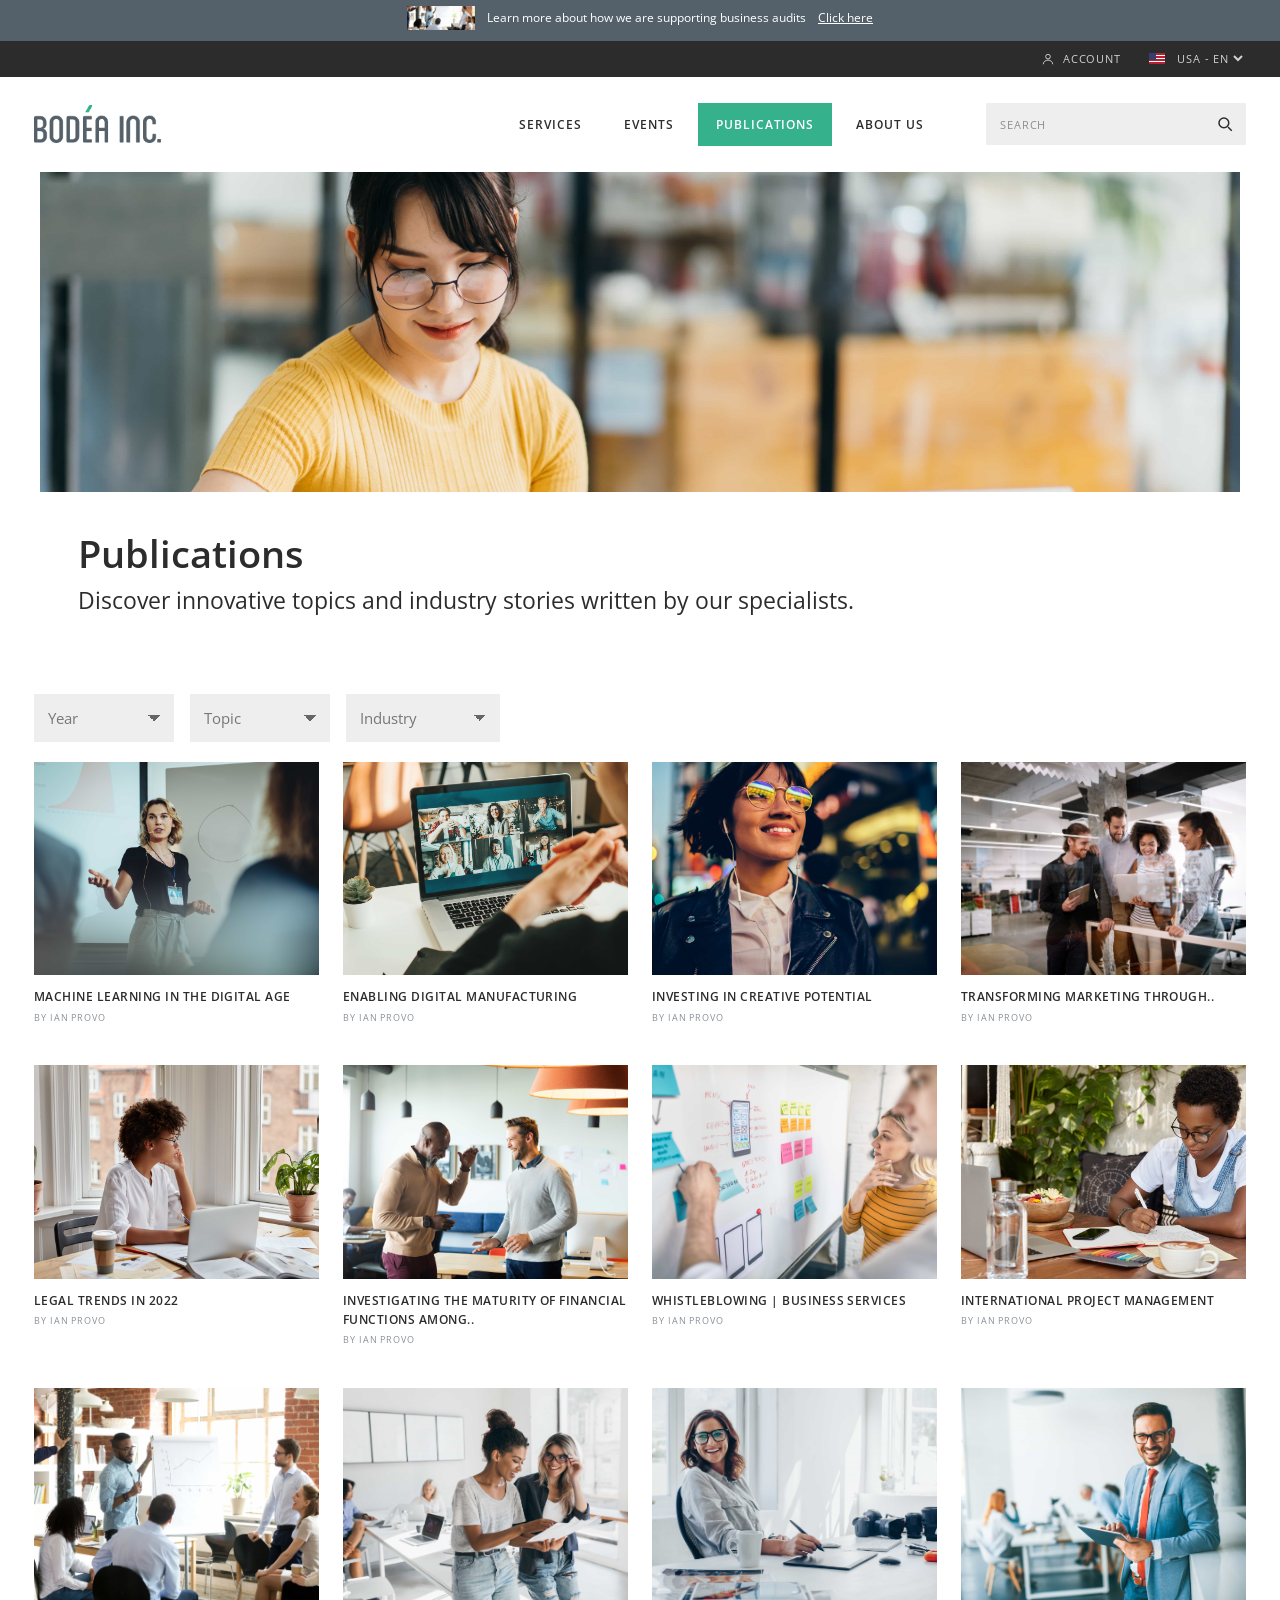
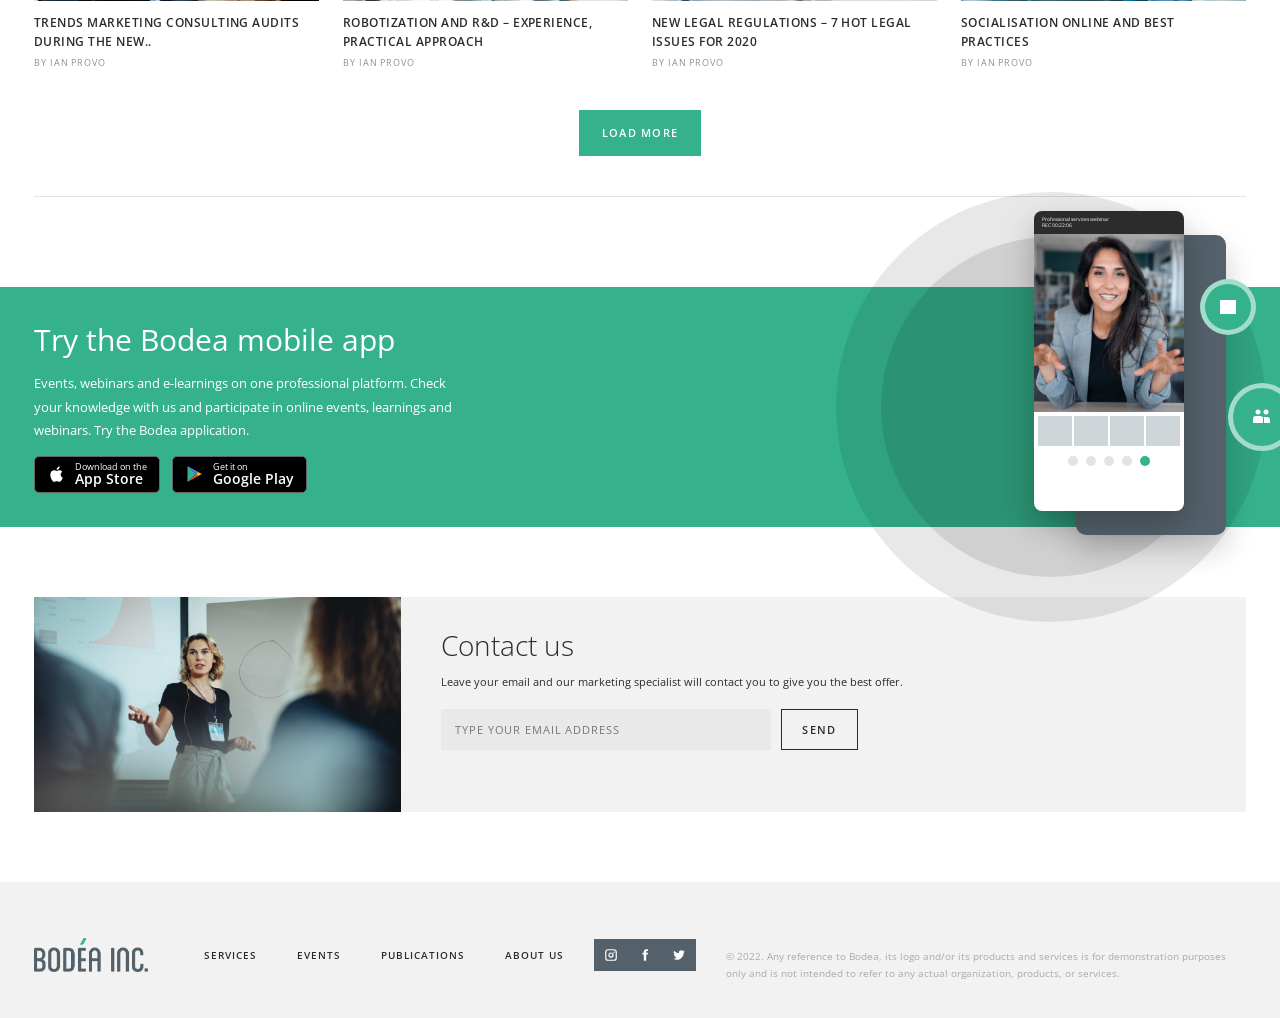
<file: publications.html>
<!doctype html>
<html lang="en">
<head>
<meta charset="utf-8">
<meta name="viewport" content="width=device-width, initial-scale=1">
<title>Publications | Bodea Inc.</title>
<link rel="icon" type="image/x-icon" sizes="16x16 32x32 48x48" href="img/favicon.ico">
<link rel="icon" type="image/png" sizes="64x64" href="img/favicon.png">
<link rel="icon" type="image/svg+xml" sizes="any" href="img/favicon.svg">
<link rel="apple-touch-icon" sizes="180x180" href="img/apple-touch-icon.png">
<meta name="description" content="Industry stories and innovative topics written by Bodea specialists.">
<meta name="referrer" content="strict-origin-when-cross-origin">
<link rel="preconnect" href="https://fonts.googleapis.com">
<link rel="preconnect" href="https://fonts.gstatic.com" crossorigin>
<link href="https://fonts.googleapis.com/css2?family=Open+Sans:wght@300;400;600;700&display=swap" rel="stylesheet">
<link rel="stylesheet" href="styles.css">
</head>
<body>
<div class="promo"><span><img src="img/hdr-events-b.jpg" alt=""> Learn more about how we are supporting business audits <a href="services.html">Click here</a></span></div>
<div class="util"><div class="wrap"><a href="login.html"><svg width="14" height="14" viewBox="0 0 24 24" fill="none" stroke="currentColor" stroke-width="1.6" aria-hidden="true"><circle cx="12" cy="8" r="4"/><path d="M4 21c0-4.4 3.6-7 8-7s8 2.6 8 7"/></svg> Account</a><label><span class="flag" aria-hidden="true"></span><span class="sr">Region</span><select aria-label="Region"><option>USA - EN</option><option>UK - EN</option><option>PL - PL</option></select></label></div></div>
<header class="site-header"><div class="wrap">
<a class="logo" href="index.html"><img src="img/Bodea_Logotype_Grey.png" alt="Bodea Inc." width="758" height="226"></a>
<button class="menu-btn" aria-label="Menu" aria-expanded="false"><span></span><span></span><span></span></button>
<nav class="nav" aria-label="Main"><a href="services.html">Services</a><a href="events.html">Events</a><a href="publications.html" aria-current="page">Publications</a><a href="about.html">About us</a></nav>
<form class="search" role="search"><label class="sr" for="q">Search</label><input id="q" type="search" maxlength="80" placeholder="Search" autocomplete="off"><button aria-label="Submit search"><svg width="18" height="18" viewBox="0 0 24 24" fill="none" stroke="#2c2c2c" stroke-width="2" aria-hidden="true"><circle cx="10.5" cy="10.5" r="6.5"/><path d="m16 16 5 5"/></svg></button></form>
</div></header>
<main id="main">
<section class="hero"><div class="hero-img" role="img" aria-label="" style="background-image:url('img/487787346.jpg')"></div>
<div class="hero-card"><h1>Publications</h1><p>Discover innovative topics and industry stories written by our specialists.</p></div></section><div class="wrap"><div class="filters"><label class="sr" for="f-year">Year</label><select id="f-year"><option value="">Year</option><option>2022</option><option>2021</option><option>2020</option></select>
<label class="sr" for="f-topic">Topic</label><select id="f-topic"><option value="">Topic</option><option value="technology">Technology</option><option value="marketing">Marketing</option><option value="legal">Legal</option><option value="finance">Finance</option><option value="consulting">Consulting</option></select><label class="sr" for="f-industry">Industry</label><select id="f-industry"><option value="">Industry</option><option value="hi-tech">Hi-Tech</option><option value="manufacturing">Manufacturing</option><option value="finance">Finance</option><option value="media">Media</option></select></div>
<div class="pubs" id="pubs"><a class="card" href="article.html" data-year="2022" data-topic="technology" data-industry="hi-tech"><div class="ph"><img src="img/369027912.jpg" alt="" loading="lazy"></div><h3>Machine learning in the digital age</h3><small>By Ian Provo</small></a><a class="card" href="article.html" data-year="2022" data-topic="technology" data-industry="manufacturing"><div class="ph"><img src="img/415706650.jpg" alt="" loading="lazy"></div><h3>Enabling digital manufacturing</h3><small>By Ian Provo</small></a><a class="card" href="article.html" data-year="2022" data-topic="marketing" data-industry="media"><div class="ph"><img src="img/373695774.jpg" alt="" loading="lazy"></div><h3>Investing in creative potential</h3><small>By Ian Provo</small></a><a class="card" href="article.html" data-year="2022" data-topic="marketing" data-industry="hi-tech"><div class="ph"><img src="img/357677268.jpg" alt="" loading="lazy"></div><h3>Transforming marketing through..</h3><small>By Ian Provo</small></a><a class="card" href="article.html" data-year="2022" data-topic="legal" data-industry="finance"><div class="ph"><img src="img/220533864.jpg" alt="" loading="lazy"></div><h3>Legal trends in 2022</h3><small>By Ian Provo</small></a><a class="card" href="article.html" data-year="2021" data-topic="finance" data-industry="finance"><div class="ph"><img src="img/515182802.jpg" alt="" loading="lazy"></div><h3>Investigating the maturity of financial functions among..</h3><small>By Ian Provo</small></a><a class="card" href="article.html" data-year="2021" data-topic="legal" data-industry="hi-tech"><div class="ph"><img src="img/320409520.jpg" alt="" loading="lazy"></div><h3>Whistleblowing | Business services</h3><small>By Ian Provo</small></a><a class="card" href="article.html" data-year="2021" data-topic="consulting" data-industry="manufacturing"><div class="ph"><img src="img/231365792.jpg" alt="" loading="lazy"></div><h3>International project management</h3><small>By Ian Provo</small></a><a class="card" href="article.html" data-year="2021" data-topic="marketing" data-industry="media"><div class="ph"><img src="img/235771049.jpg" alt="" loading="lazy"></div><h3>Trends marketing consulting audits during the new..</h3><small>By Ian Provo</small></a><a class="card" href="article.html" data-year="2020" data-topic="technology" data-industry="manufacturing"><div class="ph"><img src="img/268298849.jpg" alt="" loading="lazy"></div><h3>Robotization and R&amp;D – experience, practical approach</h3><small>By Ian Provo</small></a><a class="card" href="article.html" data-year="2020" data-topic="legal" data-industry="finance"><div class="ph"><img src="img/258058256.jpg" alt="" loading="lazy"></div><h3>New legal regulations – 7 hot legal issues for 2020</h3><small>By Ian Provo</small></a><a class="card" href="article.html" data-year="2020" data-topic="consulting" data-industry="hi-tech"><div class="ph"><img src="img/201734319.jpg" alt="" loading="lazy"></div><h3>Socialisation online and best practices</h3><small>By Ian Provo</small></a><a class="card" href="article.html" data-year="2020" data-topic="finance" data-industry="finance"><div class="ph"><img src="img/325856361.jpg" alt="" loading="lazy"></div><h3>Tax transformation in a remote-first world</h3><small>By Ian Provo</small></a><a class="card" href="article.html" data-year="2021" data-topic="technology" data-industry="hi-tech"><div class="ph"><img src="img/420290095.jpg" alt="" loading="lazy"></div><h3>Cyber risk and the board agenda</h3><small>By Ian Provo</small></a><a class="card" href="article.html" data-year="2022" data-topic="consulting" data-industry="media"><div class="ph"><img src="img/330474046.jpg" alt="" loading="lazy"></div><h3>Designing the hybrid workplace</h3><small>By Ian Provo</small></a><a class="card" href="article.html" data-year="2020" data-topic="consulting" data-industry="hi-tech"><div class="ph"><img src="img/358963151.jpg" alt="" loading="lazy"></div><h3>Building remote teams that last</h3><small>By Ian Provo</small></a></div><p class="empty" id="empty" hidden>No publications match your filters.</p>
<div class="center"><button class="btn" id="load-more" type="button">Load more</button></div><hr class="rule"></div><section class="app"><div class="wrap"><div><h2 class="h2">Try the Bodea mobile app</h2>
<p>Events, webinars and e-learnings on one professional platform. Check your knowledge with us and participate in online events, learnings and webinars. Try the Bodea application.</p>
<div class="stores"><a class="store" href="#"><svg viewBox="0 0 24 24" aria-hidden="true"><path d="M16.4 12.7c0-2.3 1.9-3.4 2-3.5-1.1-1.6-2.8-1.8-3.4-1.8-1.4-.2-2.8.9-3.5.9s-1.8-.8-3-.8c-1.5 0-3 .9-3.800 2.300-1.600 2.800-.4 7 1.200 9.300.8 1.100 1.700 2.400 2.900 2.300 1.200 0 1.600-.7 3-.7s1.800.7 3 .7 2-1.100 2.800-2.200c.9-1.300 1.200-2.500 1.300-2.600-.1 0-2.500-1-2.500-3.900zM14.200 5.800c.6-.8 1.100-1.800.9-2.800-.9 0-2 .6-2.600 1.400-.6.700-1.100 1.700-.9 2.700 1 .1 2-.5 2.600-1.300z"/></svg><span>Download on the<b>App Store</b></span></a><a class="store" href="#"><svg viewBox="0 0 24 24" aria-hidden="true"><path fill="#35B28C" d="M3 2.500v19l10-9.500z"/><path fill="#4285F4" d="M3 2.500 16 9.700l-3 2.300z"/><path fill="#EA4335" d="m3 21.500 13-7.200-3-2.300z"/><path fill="#FBBC04" d="m16 9.700 4 2.300-4 2.300-3-2.300z"/></svg><span>Get it on<b>Google Play</b></span></a></div></div>
<div class="app-art" aria-hidden="true"><div class="ring r1"></div><div class="ring r2"></div><div class="phone-back"></div>
<div class="phone"><div class="bar">Professional services webinar<br>REC 00:22:06</div><img src="img/355741445.jpg" alt=""><div class="thumbs"><i></i><i></i><i></i><i></i></div><div class="ctl"><i></i><i></i><i></i><i></i><i></i></div></div>
<div class="badge b1"><svg viewBox="0 0 24 24"><path d="M4 5h16v14H4zM6 17l4-5 3 3 2-2 3 4z"/></svg></div>
<div class="badge b2"><svg viewBox="0 0 24 24"><circle cx="8" cy="7" r="2.500"/><circle cx="16" cy="7" r="2.500"/><path d="M3 18v-4a3 3 0 0 1 3-3h4a3 3 0 0 1 3 3v4zM14 18v-4a3 3 0 0 0-.7-1.900 3 3 0 0 1 1.700-.1h2a3 3 0 0 1 3 3v3z"/></svg></div></div></div></section><section class="wrap"><div class="news"><img src="img/369027912.jpg" alt="" loading="lazy"><div class="txt"><h2 class="h2">Contact us</h2><p>Leave your email and our marketing specialist will contact you to give you the best offer.</p>
<form class="inline-form" data-newsletter novalidate><label class="sr" for="nl-email">Email address</label><input id="nl-email" type="email" maxlength="320" placeholder="Type your email address" autocomplete="email"><button class="btn outline" type="submit">Send</button></form><div class="form-msg" role="status" aria-live="polite"></div></div></div></section>
</main>
<footer class="footer"><div class="wrap">
<a class="logo" href="index.html"><img src="img/Bodea_Logotype_Grey.png" alt="Bodea Inc." width="758" height="226"></a>
<nav aria-label="Footer"><a href="services.html">Services</a><a href="events.html">Events</a><a href="publications.html">Publications</a><a href="about.html">About us</a></nav>
<div class="soc"><a href="#" aria-label="Instagram"><svg viewBox="0 0 24 24" aria-hidden="true"><path d="M7 2h10a5 5 0 0 1 5 5v10a5 5 0 0 1-5 5H7a5 5 0 0 1-5-5V7a5 5 0 0 1 5-5zm0 2a3 3 0 0 0-3 3v10a3 3 0 0 0 3 3h10a3 3 0 0 0 3-3V7a3 3 0 0 0-3-3H7zm5 3.5A4.5 4.5 0 1 1 7.5 12 4.5 4.5 0 0 1 12 7.5zm0 2A2.5 2.5 0 1 0 14.5 12 2.5 2.5 0 0 0 12 9.5zM17.3 6a1.2 1.2 0 1 1-1.2 1.2A1.2 1.2 0 0 1 17.3 6z"/></svg></a><a href="#" aria-label="Facebook"><svg viewBox="0 0 24 24" aria-hidden="true"><path d="M14 8V6.2c0-.8.2-1.2 1.4-1.2H17V2h-2.6C11.3 2 10 3.6 10 6v2H7.5v3H10v11h4V11h2.8l.4-3H14z"/></svg></a><a href="#" aria-label="Twitter"><svg viewBox="0 0 24 24" aria-hidden="true"><path d="M22 5.9a8 8 0 0 1-2.4.7 4.1 4.1 0 0 0 1.8-2.3 8.2 8.2 0 0 1-2.6 1 4.1 4.1 0 0 0-7 3.7A11.6 11.6 0 0 1 3.4 4.7a4.1 4.1 0 0 0 1.3 5.5 4.1 4.1 0 0 1-1.9-.5v.1a4.1 4.1 0 0 0 3.3 4 4.1 4.1 0 0 1-1.8.1 4.1 4.1 0 0 0 3.8 2.8A8.2 8.2 0 0 1 2 18.4a11.6 11.6 0 0 0 6.3 1.8c7.5 0 11.7-6.3 11.7-11.7v-.5A8.3 8.3 0 0 0 22 5.9z"/></svg></a></div>
<small>&copy; 2022. Any reference to Bodea, its logo and/or its products and services is for demonstration purposes only and is not intended to refer to any actual organization, products, or services.</small>
</div></footer>
<script src="script.js" defer></script>
</body>
</html>
</file>
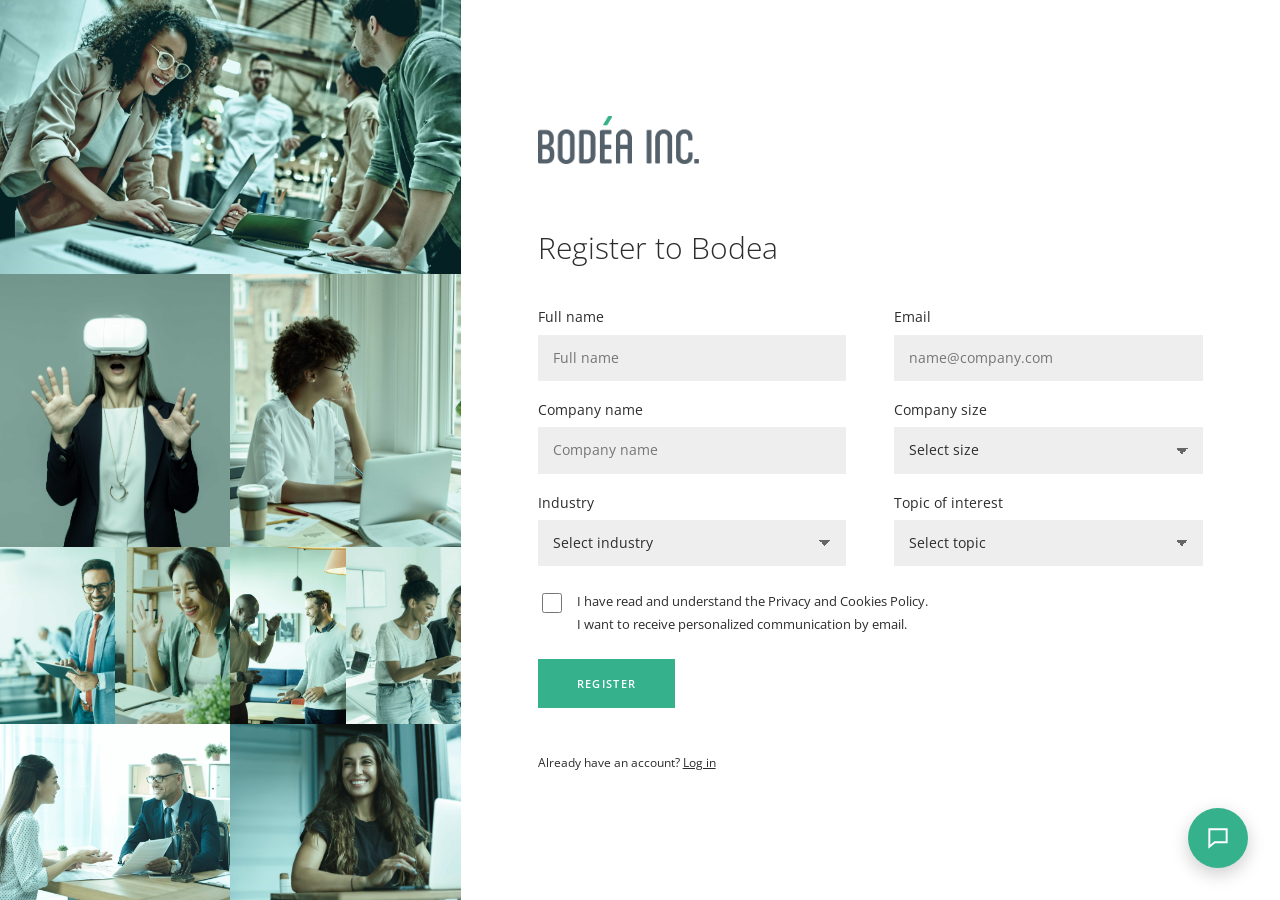
<file: register.html>
<!doctype html>
<html lang="en">
<head>
<meta charset="utf-8">
<meta name="viewport" content="width=device-width, initial-scale=1">
<title>Register | Bodea Inc.</title>
<link rel="icon" type="image/x-icon" sizes="16x16 32x32 48x48" href="img/favicon.ico">
<link rel="icon" type="image/png" sizes="64x64" href="img/favicon.png">
<link rel="icon" type="image/svg+xml" sizes="any" href="img/favicon.svg">
<link rel="apple-touch-icon" sizes="180x180" href="img/apple-touch-icon.png">
<meta name="description" content="Register to Bodea.">
<meta name="referrer" content="strict-origin-when-cross-origin">
<link rel="preconnect" href="https://fonts.googleapis.com">
<link rel="preconnect" href="https://fonts.gstatic.com" crossorigin>
<link href="https://fonts.googleapis.com/css2?family=Open+Sans:wght@300;400;600;700&display=swap" rel="stylesheet">
<link rel="stylesheet" href="styles.css">
</head>
<body>
<main id="main">
<div class="auth"><div class="collage" aria-hidden="true"><img class="a" src="img/300144034.jpg" alt="" loading="lazy"><img class="b" src="img/345608114.jpg" alt="" loading="lazy"><img class="c" src="img/220533864.jpg" alt="" loading="lazy"><img class="d" src="img/201734319.jpg" alt="" loading="lazy"><img class="e" src="img/407170488.jpg" alt="" loading="lazy"><img class="f" src="img/268298849.jpg" alt="" loading="lazy"><img class="g" src="img/515182802.jpg" alt="" loading="lazy"><img class="h" src="img/228326085.jpg" alt="" loading="lazy"><img class="i" src="img/338903738.jpg" alt="" loading="lazy"></div><div class="auth-main"><div class="auth-box"><a class="logo" href="index.html"><img src="img/Bodea_Logotype_Grey.png" alt="Bodea Inc." width="758" height="226"></a><h1>Register to Bodea</h1><form data-validate data-ok="Thank you. Registration is a demo and nothing was sent." novalidate><div class="auth-grid">
<div class="field"><label class="f" for="r-name">Full name</label><input id="r-name" type="text" required maxlength="120" placeholder="Full name" autocomplete="name"><span class="err-t">Please enter a valid value.</span></div><div class="field"><label class="f" for="r-email">Email</label><input id="r-email" type="email" required maxlength="254" placeholder="name@company.com" autocomplete="email"><span class="err-t">Please enter a valid value.</span></div>
<div class="field"><label class="f" for="r-co">Company name</label><input id="r-co" type="text" required maxlength="120" placeholder="Company name" autocomplete="organization"><span class="err-t">Please enter a valid value.</span></div><div class="field"><label class="f" for="r-size">Company size</label><select id="r-size" required><option value="">Select size</option><option>1-10</option><option>11-49</option><option>50-100</option><option>101-500</option><option>500+</option></select><span class="err-t">Please choose an option.</span></div>
<div class="field"><label class="f" for="r-ind">Industry</label><select id="r-ind" required><option value="">Select industry</option><option>Hi-Tech</option><option>Finance</option><option>Healthcare</option><option>Manufacturing</option><option>Media</option></select><span class="err-t">Please choose an option.</span></div><div class="field"><label class="f" for="r-topic">Topic of interest</label><select id="r-topic" required><option value="">Select topic</option><option>Legal Advisory</option><option>Tax</option><option>Audit &amp; Assurance</option><option>Consulting</option><option>Risk Advisory</option></select><span class="err-t">Please choose an option.</span></div></div>
<label class="check"><input type="checkbox" required><span>I have read and understand the Privacy and Cookies Policy.<br>I want to receive personalized communication by email.</span></label>
<button class="btn" type="submit" style="padding:15px 38px">Register</button><div class="form-msg" role="status" aria-live="polite"></div></form>
<p class="alt">Already have an account? <a href="login.html">Log in</a></p></div></div></div><button class="chat-fab" aria-label="Chat with us" aria-expanded="false"><svg viewBox="0 0 24 24"><path d="M4 4h16v12H9l-5 4z"/></svg></button><div class="chat-pop" hidden role="dialog" aria-label="Chat"><b>Need a hand?</b>Live chat is available in the Bodea mobile app. Or email us and a specialist will get back to you.</div>
</main>
<script src="script.js" defer></script>
</body>
</html>
</file>
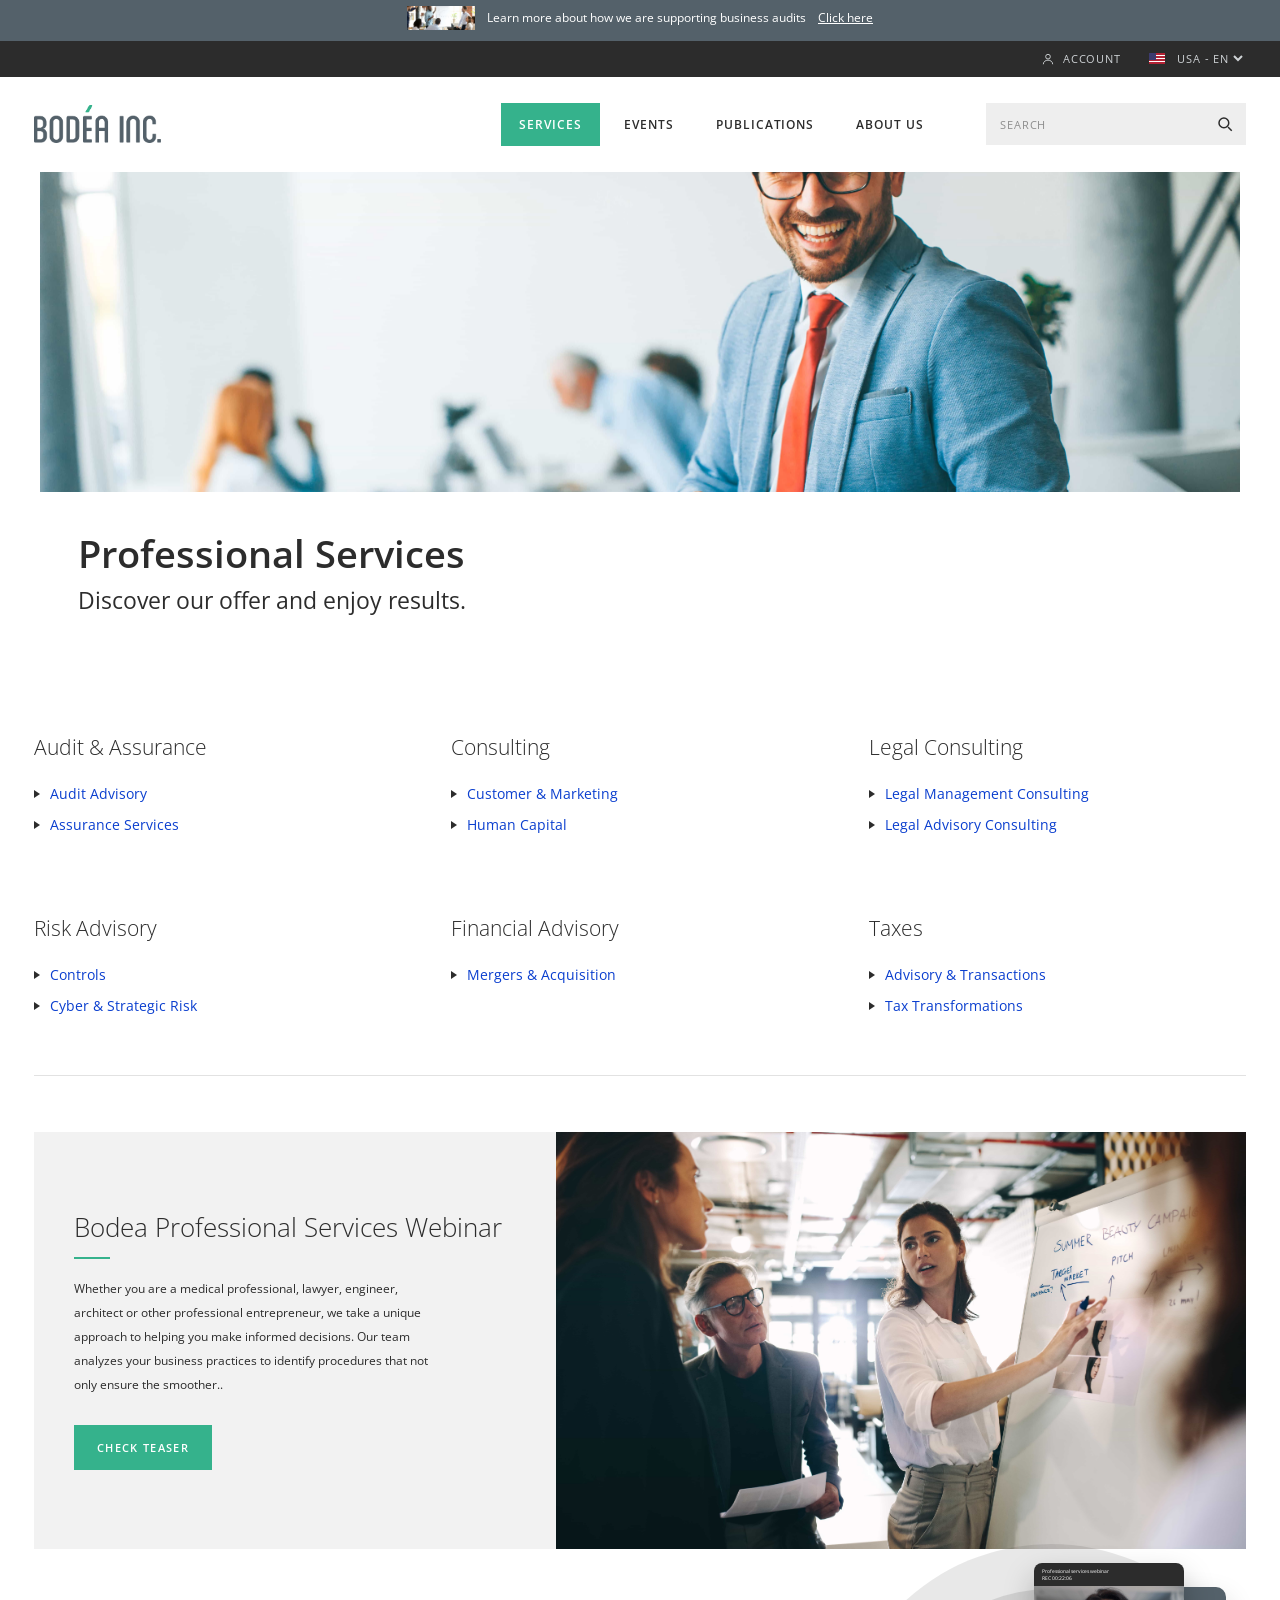
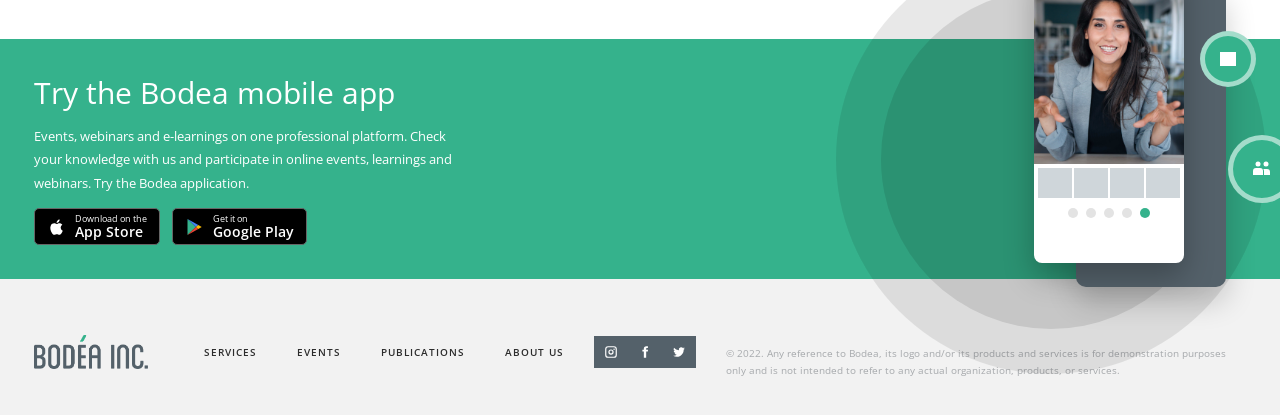
<file: services.html>
<!doctype html>
<html lang="en">
<head>
<meta charset="utf-8">
<meta name="viewport" content="width=device-width, initial-scale=1">
<title>Professional Services | Bodea Inc.</title>
<link rel="icon" type="image/x-icon" sizes="16x16 32x32 48x48" href="img/favicon.ico">
<link rel="icon" type="image/png" sizes="64x64" href="img/favicon.png">
<link rel="icon" type="image/svg+xml" sizes="any" href="img/favicon.svg">
<link rel="apple-touch-icon" sizes="180x180" href="img/apple-touch-icon.png">
<meta name="description" content="Discover the Bodea professional services offer.">
<meta name="referrer" content="strict-origin-when-cross-origin">
<link rel="preconnect" href="https://fonts.googleapis.com">
<link rel="preconnect" href="https://fonts.gstatic.com" crossorigin>
<link href="https://fonts.googleapis.com/css2?family=Open+Sans:wght@300;400;600;700&display=swap" rel="stylesheet">
<link rel="stylesheet" href="styles.css">
</head>
<body>
<div class="promo"><span><img src="img/hdr-events-b.jpg" alt=""> Learn more about how we are supporting business audits <a href="services.html">Click here</a></span></div>
<div class="util"><div class="wrap"><a href="login.html"><svg width="14" height="14" viewBox="0 0 24 24" fill="none" stroke="currentColor" stroke-width="1.6" aria-hidden="true"><circle cx="12" cy="8" r="4"/><path d="M4 21c0-4.4 3.6-7 8-7s8 2.6 8 7"/></svg> Account</a><label><span class="flag" aria-hidden="true"></span><span class="sr">Region</span><select aria-label="Region"><option>USA - EN</option><option>UK - EN</option><option>PL - PL</option></select></label></div></div>
<header class="site-header"><div class="wrap">
<a class="logo" href="index.html"><img src="img/Bodea_Logotype_Grey.png" alt="Bodea Inc." width="758" height="226"></a>
<button class="menu-btn" aria-label="Menu" aria-expanded="false"><span></span><span></span><span></span></button>
<nav class="nav" aria-label="Main"><a href="services.html" aria-current="page">Services</a><a href="events.html">Events</a><a href="publications.html">Publications</a><a href="about.html">About us</a></nav>
<form class="search" role="search"><label class="sr" for="q">Search</label><input id="q" type="search" maxlength="80" placeholder="Search" autocomplete="off"><button aria-label="Submit search"><svg width="18" height="18" viewBox="0 0 24 24" fill="none" stroke="#2c2c2c" stroke-width="2" aria-hidden="true"><circle cx="10.5" cy="10.5" r="6.5"/><path d="m16 16 5 5"/></svg></button></form>
</div></header>
<main id="main">
<section class="hero"><div class="hero-img" role="img" aria-label="" style="background-image:url('img/hdr-services.jpg')"></div>
<div class="hero-card"><h1>Professional Services</h1><p>Discover our offer and enjoy results.</p></div></section><div class="wrap"><div class="svc"><div><h2>Audit &amp; Assurance</h2><ul><li><a href="accounting.html">Audit Advisory</a></li><li><a href="services.html">Assurance Services</a></li></ul></div><div><h2>Consulting</h2><ul><li><a href="services.html">Customer &amp; Marketing</a></li><li><a href="services.html">Human Capital</a></li></ul></div><div><h2>Legal Consulting</h2><ul><li><a href="services.html">Legal Management Consulting</a></li><li><a href="services.html">Legal Advisory Consulting</a></li></ul></div><div><h2>Risk Advisory</h2><ul><li><a href="services.html">Controls</a></li><li><a href="services.html">Cyber &amp; Strategic Risk</a></li></ul></div><div><h2>Financial Advisory</h2><ul><li><a href="services.html">Mergers &amp; Acquisition</a></li></ul></div><div><h2>Taxes</h2><ul><li><a href="services.html">Advisory &amp; Transactions</a></li><li><a href="services.html">Tax Transformations</a></li></ul></div></div><hr class="rule" style="margin:0"></div><section class="wrap"><div class="teaser"><div class="txt"><h2 class="h2">Bodea Professional Services Webinar</h2>
<p>Whether you are a medical professional, lawyer, engineer, architect or other professional entrepreneur, we take a unique approach to helping you make informed decisions. Our team analyzes your business practices to identify procedures that not only ensure the smoother..</p>
<a class="btn" href="webinar.html">Check teaser</a></div><img src="img/333318184.jpg" alt="Two colleagues presenting ideas on a whiteboard" loading="lazy"></div></section><section class="app"><div class="wrap"><div><h2 class="h2">Try the Bodea mobile app</h2>
<p>Events, webinars and e-learnings on one professional platform. Check your knowledge with us and participate in online events, learnings and webinars. Try the Bodea application.</p>
<div class="stores"><a class="store" href="#"><svg viewBox="0 0 24 24" aria-hidden="true"><path d="M16.4 12.7c0-2.3 1.9-3.4 2-3.5-1.1-1.6-2.8-1.8-3.4-1.8-1.4-.2-2.8.9-3.5.9s-1.8-.8-3-.8c-1.5 0-3 .9-3.800 2.300-1.600 2.800-.4 7 1.200 9.300.8 1.100 1.700 2.400 2.900 2.300 1.200 0 1.600-.7 3-.7s1.800.7 3 .7 2-1.100 2.800-2.200c.9-1.300 1.200-2.500 1.300-2.600-.1 0-2.500-1-2.500-3.900zM14.200 5.800c.6-.8 1.100-1.800.9-2.800-.9 0-2 .6-2.600 1.400-.6.700-1.100 1.700-.9 2.700 1 .1 2-.5 2.600-1.300z"/></svg><span>Download on the<b>App Store</b></span></a><a class="store" href="#"><svg viewBox="0 0 24 24" aria-hidden="true"><path fill="#35B28C" d="M3 2.500v19l10-9.500z"/><path fill="#4285F4" d="M3 2.500 16 9.700l-3 2.300z"/><path fill="#EA4335" d="m3 21.500 13-7.200-3-2.300z"/><path fill="#FBBC04" d="m16 9.700 4 2.300-4 2.300-3-2.300z"/></svg><span>Get it on<b>Google Play</b></span></a></div></div>
<div class="app-art" aria-hidden="true"><div class="ring r1"></div><div class="ring r2"></div><div class="phone-back"></div>
<div class="phone"><div class="bar">Professional services webinar<br>REC 00:22:06</div><img src="img/355741445.jpg" alt=""><div class="thumbs"><i></i><i></i><i></i><i></i></div><div class="ctl"><i></i><i></i><i></i><i></i><i></i></div></div>
<div class="badge b1"><svg viewBox="0 0 24 24"><path d="M4 5h16v14H4zM6 17l4-5 3 3 2-2 3 4z"/></svg></div>
<div class="badge b2"><svg viewBox="0 0 24 24"><circle cx="8" cy="7" r="2.500"/><circle cx="16" cy="7" r="2.500"/><path d="M3 18v-4a3 3 0 0 1 3-3h4a3 3 0 0 1 3 3v4zM14 18v-4a3 3 0 0 0-.7-1.900 3 3 0 0 1 1.700-.1h2a3 3 0 0 1 3 3v3z"/></svg></div></div></div></section>
</main>
<footer class="footer"><div class="wrap">
<a class="logo" href="index.html"><img src="img/Bodea_Logotype_Grey.png" alt="Bodea Inc." width="758" height="226"></a>
<nav aria-label="Footer"><a href="services.html">Services</a><a href="events.html">Events</a><a href="publications.html">Publications</a><a href="about.html">About us</a></nav>
<div class="soc"><a href="#" aria-label="Instagram"><svg viewBox="0 0 24 24" aria-hidden="true"><path d="M7 2h10a5 5 0 0 1 5 5v10a5 5 0 0 1-5 5H7a5 5 0 0 1-5-5V7a5 5 0 0 1 5-5zm0 2a3 3 0 0 0-3 3v10a3 3 0 0 0 3 3h10a3 3 0 0 0 3-3V7a3 3 0 0 0-3-3H7zm5 3.5A4.5 4.5 0 1 1 7.5 12 4.5 4.5 0 0 1 12 7.5zm0 2A2.5 2.5 0 1 0 14.5 12 2.5 2.5 0 0 0 12 9.5zM17.3 6a1.2 1.2 0 1 1-1.2 1.2A1.2 1.2 0 0 1 17.3 6z"/></svg></a><a href="#" aria-label="Facebook"><svg viewBox="0 0 24 24" aria-hidden="true"><path d="M14 8V6.2c0-.8.2-1.2 1.4-1.2H17V2h-2.6C11.3 2 10 3.6 10 6v2H7.5v3H10v11h4V11h2.8l.4-3H14z"/></svg></a><a href="#" aria-label="Twitter"><svg viewBox="0 0 24 24" aria-hidden="true"><path d="M22 5.9a8 8 0 0 1-2.4.7 4.1 4.1 0 0 0 1.8-2.3 8.2 8.2 0 0 1-2.6 1 4.1 4.1 0 0 0-7 3.7A11.6 11.6 0 0 1 3.4 4.7a4.1 4.1 0 0 0 1.3 5.5 4.1 4.1 0 0 1-1.9-.5v.1a4.1 4.1 0 0 0 3.3 4 4.1 4.1 0 0 1-1.8.1 4.1 4.1 0 0 0 3.8 2.8A8.2 8.2 0 0 1 2 18.4a11.6 11.6 0 0 0 6.3 1.8c7.5 0 11.7-6.3 11.7-11.7v-.5A8.3 8.3 0 0 0 22 5.9z"/></svg></a></div>
<small>&copy; 2022. Any reference to Bodea, its logo and/or its products and services is for demonstration purposes only and is not intended to refer to any actual organization, products, or services.</small>
</div></footer>
<script src="script.js" defer></script>
</body>
</html>
</file>
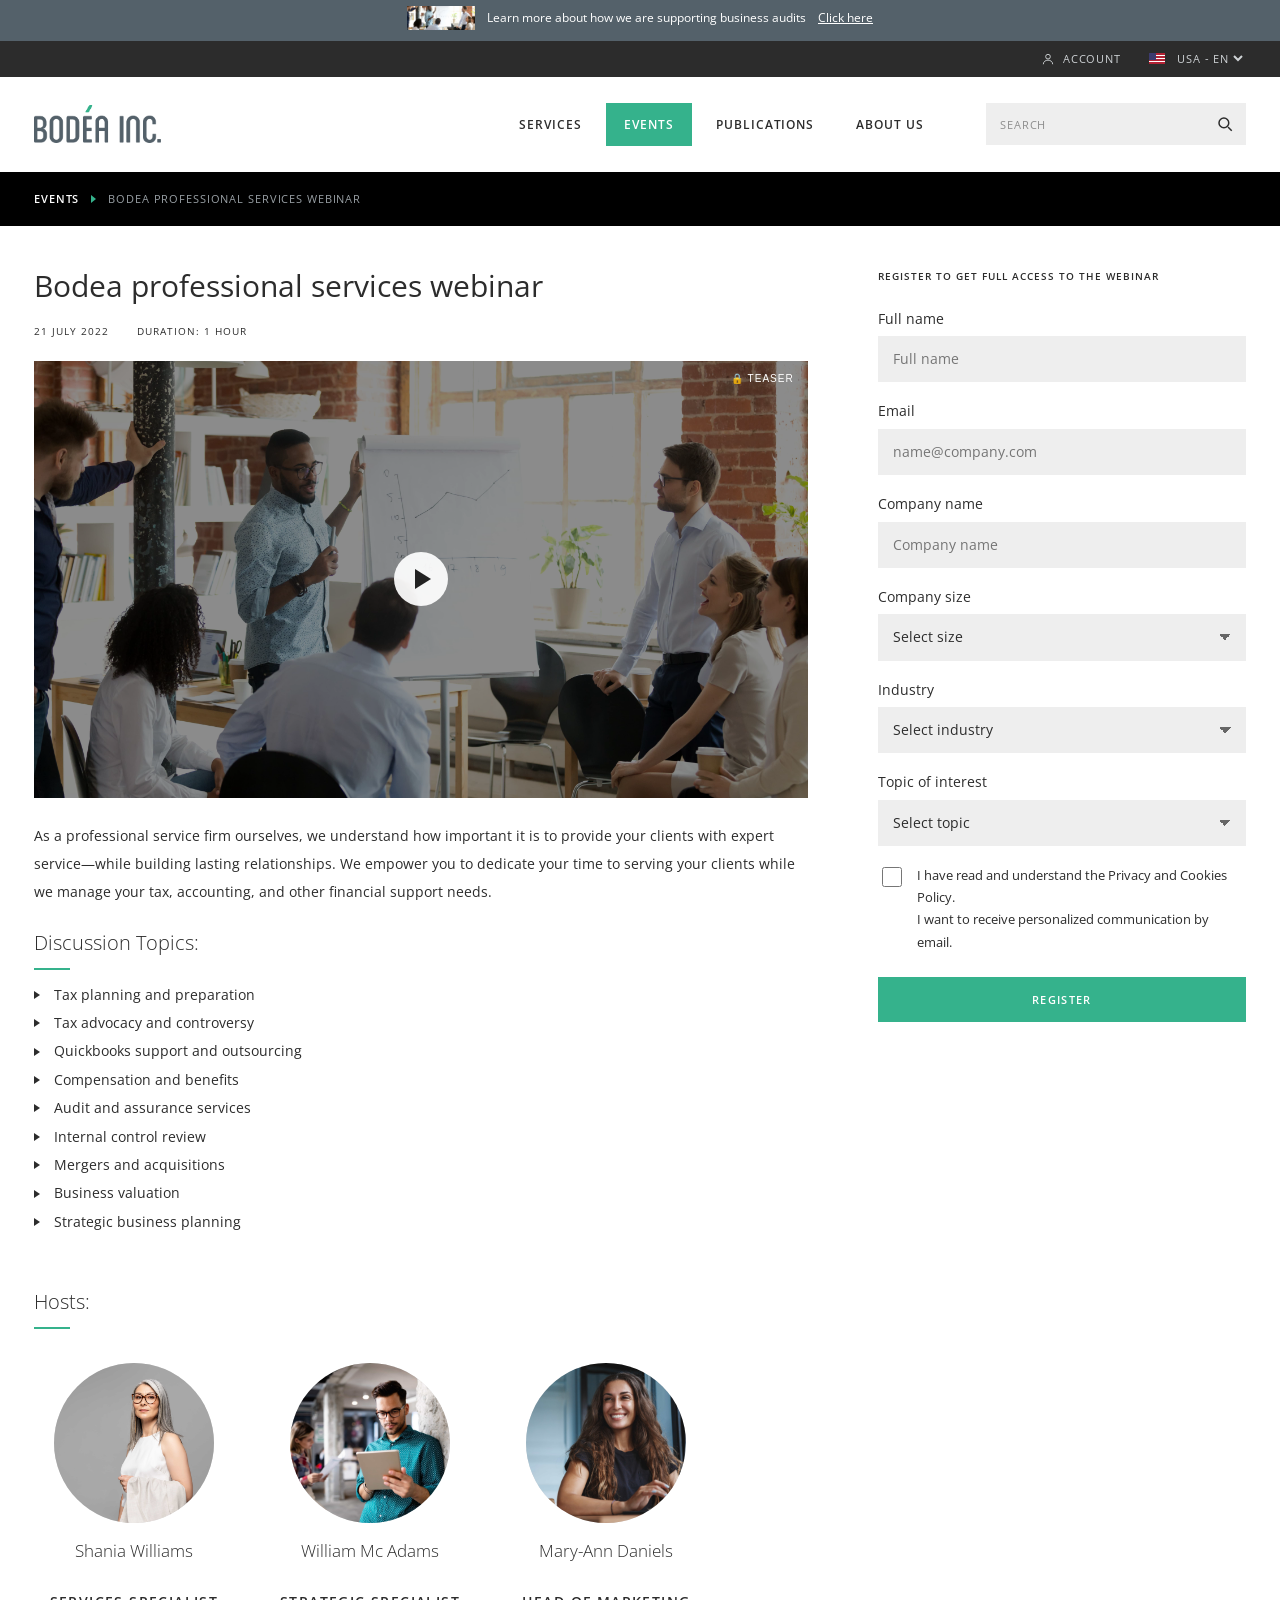
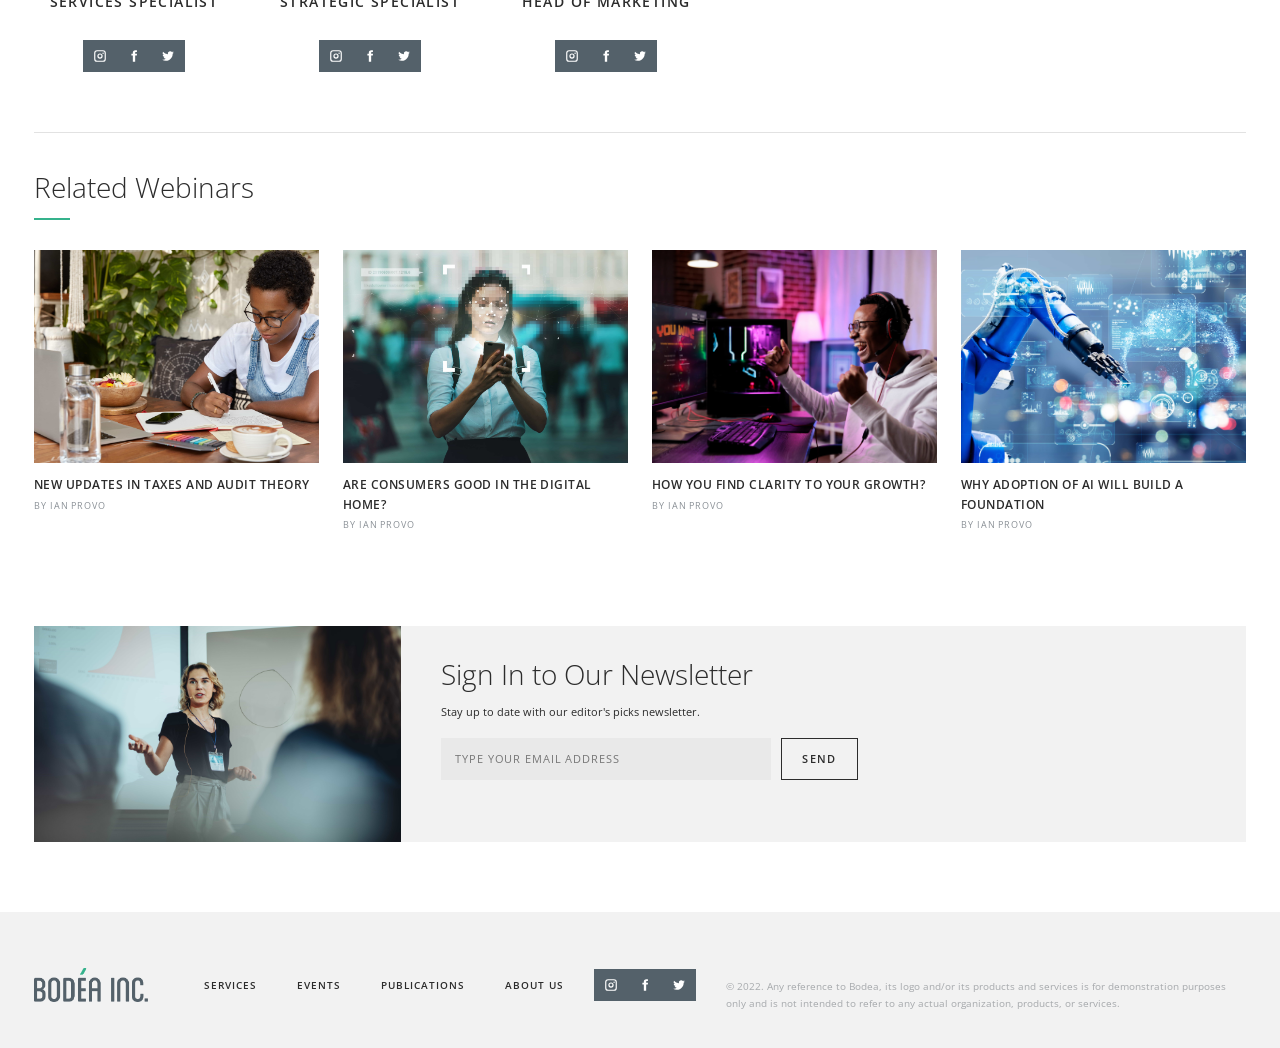
<file: webinar.html>
<!doctype html>
<html lang="en">
<head>
<meta charset="utf-8">
<meta name="viewport" content="width=device-width, initial-scale=1">
<title>Bodea Professional Services Webinar | Bodea Inc.</title>
<link rel="icon" type="image/x-icon" sizes="16x16 32x32 48x48" href="img/favicon.ico">
<link rel="icon" type="image/png" sizes="64x64" href="img/favicon.png">
<link rel="icon" type="image/svg+xml" sizes="any" href="img/favicon.svg">
<link rel="apple-touch-icon" sizes="180x180" href="img/apple-touch-icon.png">
<meta name="description" content="Register for the Bodea professional services webinar.">
<meta name="referrer" content="strict-origin-when-cross-origin">
<link rel="preconnect" href="https://fonts.googleapis.com">
<link rel="preconnect" href="https://fonts.gstatic.com" crossorigin>
<link href="https://fonts.googleapis.com/css2?family=Open+Sans:wght@300;400;600;700&display=swap" rel="stylesheet">
<link rel="stylesheet" href="styles.css">
</head>
<body>
<div class="promo"><span><img src="img/hdr-events-b.jpg" alt=""> Learn more about how we are supporting business audits <a href="services.html">Click here</a></span></div>
<div class="util"><div class="wrap"><a href="login.html"><svg width="14" height="14" viewBox="0 0 24 24" fill="none" stroke="currentColor" stroke-width="1.6" aria-hidden="true"><circle cx="12" cy="8" r="4"/><path d="M4 21c0-4.4 3.6-7 8-7s8 2.6 8 7"/></svg> Account</a><label><span class="flag" aria-hidden="true"></span><span class="sr">Region</span><select aria-label="Region"><option>USA - EN</option><option>UK - EN</option><option>PL - PL</option></select></label></div></div>
<header class="site-header"><div class="wrap">
<a class="logo" href="index.html"><img src="img/Bodea_Logotype_Grey.png" alt="Bodea Inc." width="758" height="226"></a>
<button class="menu-btn" aria-label="Menu" aria-expanded="false"><span></span><span></span><span></span></button>
<nav class="nav" aria-label="Main"><a href="services.html">Services</a><a href="events.html" aria-current="page">Events</a><a href="publications.html">Publications</a><a href="about.html">About us</a></nav>
<form class="search" role="search"><label class="sr" for="q">Search</label><input id="q" type="search" maxlength="80" placeholder="Search" autocomplete="off"><button aria-label="Submit search"><svg width="18" height="18" viewBox="0 0 24 24" fill="none" stroke="#2c2c2c" stroke-width="2" aria-hidden="true"><circle cx="10.5" cy="10.5" r="6.5"/><path d="m16 16 5 5"/></svg></button></form>
</div></header>
<main id="main">
<div class="crumb"><div class="wrap"><a href="events.html">Events</a><i></i><span>Bodea professional services webinar</span></div></div><div class="wrap"><div class="detail"><div><h1>Bodea professional services webinar</h1><div class="meta"><span>21 July 2022</span><span>Duration: 1 hour</span></div>
<button class="video" type="button" aria-label="Play teaser"><img src="img/hdr-events-b.jpg" alt=""><span class="tag">&#128274; TEASER</span><span class="play"><i></i></span></button><p id="video-msg" role="status" style="font-size:12px;margin:8px 0 0"></p>
<p>As a professional service firm ourselves, we understand how important it is to provide your clients with expert service—while building lasting relationships. We empower you to dedicate your time to serving your clients while we manage your tax, accounting, and other financial support needs.</p>
<h2 class="h2" style="font-size:20px">Discussion Topics:</h2><ul class="topics"><li>Tax planning and preparation</li><li>Tax advocacy and controversy</li><li>Quickbooks support and outsourcing</li><li>Compensation and benefits</li><li>Audit and assurance services</li><li>Internal control review</li><li>Mergers and acquisitions</li><li>Business valuation</li><li>Strategic business planning</li></ul>
<h2 class="h2" style="font-size:20px;margin-top:56px">Hosts:</h2><div class="people three"><div class="person"><img src="img/345609967.jpg" alt="Shania Williams" loading="lazy"><h3>Shania Williams</h3><p>Services specialist</p><div class="soc"><a href="#" aria-label="Instagram"><svg viewBox="0 0 24 24" aria-hidden="true"><path d="M7 2h10a5 5 0 0 1 5 5v10a5 5 0 0 1-5 5H7a5 5 0 0 1-5-5V7a5 5 0 0 1 5-5zm0 2a3 3 0 0 0-3 3v10a3 3 0 0 0 3 3h10a3 3 0 0 0 3-3V7a3 3 0 0 0-3-3H7zm5 3.5A4.5 4.5 0 1 1 7.5 12 4.5 4.5 0 0 1 12 7.5zm0 2A2.5 2.5 0 1 0 14.5 12 2.5 2.5 0 0 0 12 9.5zM17.3 6a1.2 1.2 0 1 1-1.2 1.2A1.2 1.2 0 0 1 17.3 6z"/></svg></a><a href="#" aria-label="Facebook"><svg viewBox="0 0 24 24" aria-hidden="true"><path d="M14 8V6.2c0-.8.2-1.2 1.4-1.2H17V2h-2.6C11.3 2 10 3.6 10 6v2H7.5v3H10v11h4V11h2.8l.4-3H14z"/></svg></a><a href="#" aria-label="Twitter"><svg viewBox="0 0 24 24" aria-hidden="true"><path d="M22 5.9a8 8 0 0 1-2.4.7 4.1 4.1 0 0 0 1.8-2.3 8.2 8.2 0 0 1-2.6 1 4.1 4.1 0 0 0-7 3.7A11.6 11.6 0 0 1 3.4 4.7a4.1 4.1 0 0 0 1.3 5.5 4.1 4.1 0 0 1-1.9-.5v.1a4.1 4.1 0 0 0 3.3 4 4.1 4.1 0 0 1-1.8.1 4.1 4.1 0 0 0 3.8 2.8A8.2 8.2 0 0 1 2 18.4a11.6 11.6 0 0 0 6.3 1.8c7.5 0 11.7-6.3 11.7-11.7v-.5A8.3 8.3 0 0 0 22 5.9z"/></svg></a></div></div><div class="person"><img src="img/316779169.jpg" alt="William Mc Adams" loading="lazy"><h3>William Mc Adams</h3><p>Strategic specialist</p><div class="soc"><a href="#" aria-label="Instagram"><svg viewBox="0 0 24 24" aria-hidden="true"><path d="M7 2h10a5 5 0 0 1 5 5v10a5 5 0 0 1-5 5H7a5 5 0 0 1-5-5V7a5 5 0 0 1 5-5zm0 2a3 3 0 0 0-3 3v10a3 3 0 0 0 3 3h10a3 3 0 0 0 3-3V7a3 3 0 0 0-3-3H7zm5 3.5A4.5 4.5 0 1 1 7.5 12 4.5 4.5 0 0 1 12 7.5zm0 2A2.5 2.5 0 1 0 14.5 12 2.5 2.5 0 0 0 12 9.5zM17.3 6a1.2 1.2 0 1 1-1.2 1.2A1.2 1.2 0 0 1 17.3 6z"/></svg></a><a href="#" aria-label="Facebook"><svg viewBox="0 0 24 24" aria-hidden="true"><path d="M14 8V6.2c0-.8.2-1.2 1.4-1.2H17V2h-2.6C11.3 2 10 3.6 10 6v2H7.5v3H10v11h4V11h2.8l.4-3H14z"/></svg></a><a href="#" aria-label="Twitter"><svg viewBox="0 0 24 24" aria-hidden="true"><path d="M22 5.9a8 8 0 0 1-2.4.7 4.1 4.1 0 0 0 1.8-2.3 8.2 8.2 0 0 1-2.6 1 4.1 4.1 0 0 0-7 3.7A11.6 11.6 0 0 1 3.4 4.7a4.1 4.1 0 0 0 1.3 5.5 4.1 4.1 0 0 1-1.9-.5v.1a4.1 4.1 0 0 0 3.3 4 4.1 4.1 0 0 1-1.8.1 4.1 4.1 0 0 0 3.8 2.8A8.2 8.2 0 0 1 2 18.4a11.6 11.6 0 0 0 6.3 1.8c7.5 0 11.7-6.3 11.7-11.7v-.5A8.3 8.3 0 0 0 22 5.9z"/></svg></a></div></div><div class="person"><img src="img/338903738.jpg" alt="Mary-Ann Daniels" loading="lazy"><h3>Mary-Ann Daniels</h3><p>Head of marketing</p><div class="soc"><a href="#" aria-label="Instagram"><svg viewBox="0 0 24 24" aria-hidden="true"><path d="M7 2h10a5 5 0 0 1 5 5v10a5 5 0 0 1-5 5H7a5 5 0 0 1-5-5V7a5 5 0 0 1 5-5zm0 2a3 3 0 0 0-3 3v10a3 3 0 0 0 3 3h10a3 3 0 0 0 3-3V7a3 3 0 0 0-3-3H7zm5 3.5A4.5 4.5 0 1 1 7.5 12 4.5 4.5 0 0 1 12 7.5zm0 2A2.5 2.5 0 1 0 14.5 12 2.5 2.5 0 0 0 12 9.5zM17.3 6a1.2 1.2 0 1 1-1.2 1.2A1.2 1.2 0 0 1 17.3 6z"/></svg></a><a href="#" aria-label="Facebook"><svg viewBox="0 0 24 24" aria-hidden="true"><path d="M14 8V6.2c0-.8.2-1.2 1.4-1.2H17V2h-2.6C11.3 2 10 3.6 10 6v2H7.5v3H10v11h4V11h2.8l.4-3H14z"/></svg></a><a href="#" aria-label="Twitter"><svg viewBox="0 0 24 24" aria-hidden="true"><path d="M22 5.9a8 8 0 0 1-2.4.7 4.1 4.1 0 0 0 1.8-2.3 8.2 8.2 0 0 1-2.6 1 4.1 4.1 0 0 0-7 3.7A11.6 11.6 0 0 1 3.4 4.7a4.1 4.1 0 0 0 1.3 5.5 4.1 4.1 0 0 1-1.9-.5v.1a4.1 4.1 0 0 0 3.3 4 4.1 4.1 0 0 1-1.8.1 4.1 4.1 0 0 0 3.8 2.8A8.2 8.2 0 0 1 2 18.4a11.6 11.6 0 0 0 6.3 1.8c7.5 0 11.7-6.3 11.7-11.7v-.5A8.3 8.3 0 0 0 22 5.9z"/></svg></a></div></div></div></div>
<aside class="side"><form class="formcard" data-validate data-ok="Thank you. You are registered. Check your inbox for access details." novalidate><h2>Register to get full access to the webinar</h2>
<div class="field"><label class="f" for="w-name">Full name</label><input id="w-name" type="text" required maxlength="120" placeholder="Full name" autocomplete="name"><span class="err-t">Please enter a valid value.</span></div><div class="field"><label class="f" for="w-email">Email</label><input id="w-email" type="email" required maxlength="254" placeholder="name@company.com" autocomplete="email"><span class="err-t">Please enter a valid value.</span></div><div class="field"><label class="f" for="w-co">Company name</label><input id="w-co" type="text" required maxlength="120" placeholder="Company name" autocomplete="organization"><span class="err-t">Please enter a valid value.</span></div>
<div class="field"><label class="f" for="w-size">Company size</label><select id="w-size" required><option value="">Select size</option><option>1-10</option><option>11-49</option><option>50-100</option><option>101-500</option><option>500+</option></select><span class="err-t">Please choose an option.</span></div><div class="field"><label class="f" for="w-ind">Industry</label><select id="w-ind" required><option value="">Select industry</option><option>Hi-Tech</option><option>Finance</option><option>Healthcare</option><option>Manufacturing</option><option>Media</option></select><span class="err-t">Please choose an option.</span></div><div class="field"><label class="f" for="w-topic">Topic of interest</label><select id="w-topic" required><option value="">Select topic</option><option>Legal Advisory</option><option>Tax</option><option>Audit &amp; Assurance</option><option>Consulting</option><option>Risk Advisory</option></select><span class="err-t">Please choose an option.</span></div>
<label class="check"><input type="checkbox" required><span>I have read and understand the Privacy and Cookies Policy.<br>I want to receive personalized communication by email.</span></label>
<button class="btn block" type="submit">Register</button><div class="form-msg" role="status" aria-live="polite"></div></form></aside></div><hr class="rule"><section class="section" style="padding-top:36px"><h2>Related Webinars</h2><div class="grid4"><a class="card" href="webinar.html"><div class="ph"><img src="img/231365792.jpg" alt="" loading="lazy"></div><h3>New updates in taxes and audit theory</h3><small>By Ian Provo</small></a><a class="card" href="webinar.html"><div class="ph"><img src="img/286518376.jpg" alt="" loading="lazy"></div><h3>Are consumers good in the digital home?</h3><small>By Ian Provo</small></a><a class="card" href="webinar.html"><div class="ph"><img src="img/516290951.jpg" alt="" loading="lazy"></div><h3>How you find clarity to your growth?</h3><small>By Ian Provo</small></a><a class="card" href="webinar.html"><div class="ph"><img src="img/297238539.jpg" alt="" loading="lazy"></div><h3>Why adoption of AI will build a foundation</h3><small>By Ian Provo</small></a></div></section></div><section class="wrap"><div class="news"><img src="img/369027912.jpg" alt="" loading="lazy"><div class="txt"><h2 class="h2">Sign In to Our Newsletter</h2><p>Stay up to date with our editor&#x27;s picks newsletter.</p>
<form class="inline-form" data-newsletter novalidate><label class="sr" for="nl-email">Email address</label><input id="nl-email" type="email" maxlength="320" placeholder="Type your email address" autocomplete="email"><button class="btn outline" type="submit">Send</button></form><div class="form-msg" role="status" aria-live="polite"></div></div></div></section>
</main>
<footer class="footer"><div class="wrap">
<a class="logo" href="index.html"><img src="img/Bodea_Logotype_Grey.png" alt="Bodea Inc." width="758" height="226"></a>
<nav aria-label="Footer"><a href="services.html">Services</a><a href="events.html">Events</a><a href="publications.html">Publications</a><a href="about.html">About us</a></nav>
<div class="soc"><a href="#" aria-label="Instagram"><svg viewBox="0 0 24 24" aria-hidden="true"><path d="M7 2h10a5 5 0 0 1 5 5v10a5 5 0 0 1-5 5H7a5 5 0 0 1-5-5V7a5 5 0 0 1 5-5zm0 2a3 3 0 0 0-3 3v10a3 3 0 0 0 3 3h10a3 3 0 0 0 3-3V7a3 3 0 0 0-3-3H7zm5 3.5A4.5 4.5 0 1 1 7.5 12 4.5 4.5 0 0 1 12 7.5zm0 2A2.5 2.5 0 1 0 14.5 12 2.5 2.5 0 0 0 12 9.5zM17.3 6a1.2 1.2 0 1 1-1.2 1.2A1.2 1.2 0 0 1 17.3 6z"/></svg></a><a href="#" aria-label="Facebook"><svg viewBox="0 0 24 24" aria-hidden="true"><path d="M14 8V6.2c0-.8.2-1.2 1.4-1.2H17V2h-2.6C11.3 2 10 3.6 10 6v2H7.5v3H10v11h4V11h2.8l.4-3H14z"/></svg></a><a href="#" aria-label="Twitter"><svg viewBox="0 0 24 24" aria-hidden="true"><path d="M22 5.9a8 8 0 0 1-2.4.7 4.1 4.1 0 0 0 1.8-2.3 8.2 8.2 0 0 1-2.6 1 4.1 4.1 0 0 0-7 3.7A11.6 11.6 0 0 1 3.4 4.7a4.1 4.1 0 0 0 1.3 5.5 4.1 4.1 0 0 1-1.9-.5v.1a4.1 4.1 0 0 0 3.3 4 4.1 4.1 0 0 1-1.8.1 4.1 4.1 0 0 0 3.8 2.8A8.2 8.2 0 0 1 2 18.4a11.6 11.6 0 0 0 6.3 1.8c7.5 0 11.7-6.3 11.7-11.7v-.5A8.3 8.3 0 0 0 22 5.9z"/></svg></a></div>
<small>&copy; 2022. Any reference to Bodea, its logo and/or its products and services is for demonstration purposes only and is not intended to refer to any actual organization, products, or services.</small>
</div></footer>
<script src="script.js" defer></script>
</body>
</html>
</file>
<file: styles.css>
:root{
  --green:#35B28C;--green-dark:#2a9573;--slate:#54616A;--grey:#F2F2F2;--dark:#2C2C2C;
  --line:#e2e2e2;--muted:#8a9096;--link:#0b3fcf;--w:1260px;
  --font:"Open Sans",system-ui,-apple-system,"Segoe UI",Roboto,Arial,sans-serif;
}
*{box-sizing:border-box}
html{scroll-behavior:smooth}
:root{color-scheme:light}
html,body{background:#fff}
body{margin:0;font-family:var(--font);color:var(--dark);background:#fff;font-size:16px;line-height:1.6;-webkit-font-smoothing:antialiased}
img{max-width:100%;display:block}
a{color:inherit}
.wrap{max-width:var(--w);margin:0 auto;padding:0 24px}
.sr{position:absolute;width:1px;height:1px;overflow:hidden;clip:rect(0 0 0 0);white-space:nowrap}
:focus-visible{outline:3px solid var(--green);outline-offset:2px}

/* top bars */
.promo{background:var(--slate);color:#fff;font-size:12px;text-align:center;padding:6px 16px}
.promo span{display:inline-flex;align-items:center;gap:12px;flex-wrap:wrap;justify-content:center}
.promo img{width:68px;height:24px;object-fit:cover}
.promo a{text-decoration:underline}
.util{background:var(--dark);color:#cfd3d6;font-size:11px;letter-spacing:.08em;text-transform:uppercase}
.util .wrap{display:flex;justify-content:flex-end;gap:28px;padding-top:9px;padding-bottom:9px}
.util a,.util label{display:inline-flex;align-items:center;gap:8px;text-decoration:none;color:inherit}
.util select{background:transparent;border:0;color:inherit;font:inherit;text-transform:uppercase;letter-spacing:inherit;cursor:pointer}
.util select option{color:#111}
.flag{width:16px;height:11px;background:linear-gradient(#b22234 0 14%,#fff 0 28%,#b22234 0 42%,#fff 0 57%,#b22234 0 71%,#fff 0 85%,#b22234 0);position:relative;display:inline-block}
.flag:before{content:"";position:absolute;left:0;top:0;width:45%;height:57%;background:#3c3b6e}

/* header */
.site-header .wrap{display:flex;align-items:center;gap:32px;padding-top:26px;padding-bottom:26px}
.logo{display:inline-flex;align-items:center;color:var(--dark);font-size:25px;font-weight:700;letter-spacing:.08em;line-height:1;text-decoration:none}
.logo img{height:38px;width:auto}
.nav{display:flex;align-items:center;gap:6px;margin-left:auto}
.nav a{font-size:12px;font-weight:600;letter-spacing:.08em;text-transform:uppercase;text-decoration:none;padding:12px 18px;display:block}
.nav a:hover{color:var(--green)}
.nav a[aria-current="page"]{background:var(--green);color:#fff}
.search{display:flex;align-items:center;background:#eee;width:260px;margin-left:12px}
.search input{flex:1;min-width:0;border:0;background:transparent;padding:12px 14px;font:inherit;font-size:11px;letter-spacing:.08em;text-transform:uppercase}
.search input::placeholder{color:#8c8c8c}
.search button{border:0;background:transparent;padding:0 12px;cursor:pointer;display:grid;place-items:center;height:42px}
.menu-btn{display:none;margin-left:auto;background:none;border:1px solid var(--line);padding:9px 12px;cursor:pointer}
.menu-btn span{display:block;width:22px;height:2px;background:var(--dark);margin:4px 0}

/* hero */
.hero{position:relative;max-width:1780px;margin:0 auto;padding:0 40px}
.hero-img{height:clamp(240px,34vw,640px);background-color:#d9e2df;background-size:cover;background-position:center}
.hero-card{position:relative;margin-top:calc(-1 * clamp(70px,9vw,150px));margin-left:max(0px,calc(50% - 630px));background:#fff;padding:clamp(22px,3vw,42px) clamp(22px,3vw,48px) clamp(24px,3vw,40px)}
.hero.hero-tall .hero-card{padding-bottom:clamp(22px,3vw,36px)}
.hero-card h1{margin:0 0 6px;font-size:clamp(26px,3vw,40px);font-weight:600;line-height:1.2}
.hero-card p{margin:0;font-size:clamp(17px,1.8vw,24px);font-weight:400}
.hero-card .btn{margin-top:22px}
.hero-slides{position:relative}
.slide{display:none}.slide.on{display:block}
.hero-ctrl{display:flex;align-items:center;justify-content:space-between;max-width:var(--w);margin:14px auto 0;padding:0 24px}
.dots{display:flex;gap:10px;margin:0 auto}
.dots button{width:7px;height:7px;border-radius:50%;border:0;background:#cfcfcf;padding:0;cursor:pointer}
.dots button[aria-current="true"]{background:var(--slate)}
.arrows{display:flex;gap:14px}
.arrows button{background:none;border:0;cursor:pointer;padding:4px;display:grid}

/* buttons */
.btn{display:inline-block;background:var(--green);color:#fff;border:1px solid var(--green);font:inherit;font-size:11px;font-weight:600;letter-spacing:.12em;text-transform:uppercase;text-decoration:none;padding:13px 22px;cursor:pointer;transition:background .15s}
.btn:hover{background:var(--green-dark);border-color:var(--green-dark)}
.btn.outline{background:transparent;color:var(--dark);border-color:var(--dark)}
.btn.outline:hover{background:var(--dark);color:#fff}
.btn.ghost{background:transparent;border-color:#fff;color:#fff}
.btn.ghost:hover{background:#fff;color:var(--green)}
.btn.block{display:block;width:100%;text-align:center}

/* sections */
.section{padding:56px 0 24px}
.section h2,.h2{margin:0;font-size:28px;font-weight:300;line-height:1.3}
.h2:after,.section h2:after{content:"";display:block;width:36px;height:2px;background:var(--green);margin-top:12px}
.section .lead{margin:20px 0 0;font-size:14px}
.rule{border:0;border-top:1px solid var(--line);margin:40px 0 0}
.grid4{display:grid;grid-template-columns:repeat(4,1fr);gap:24px;margin-top:30px}
.card{text-decoration:none;display:block}
.card .ph{aspect-ratio:4/3;overflow:hidden;background:#ddd}
.card img{width:100%;height:100%;object-fit:cover;transition:transform .4s}
.card:hover img{transform:scale(1.04)}
.card h3{margin:12px 0 4px;font-size:12px;font-weight:600;letter-spacing:.04em;text-transform:uppercase;line-height:1.6}
.card:hover h3{color:var(--green)}
.card small{display:block;font-size:9px;letter-spacing:.1em;text-transform:uppercase;color:var(--muted)}
.more{margin-top:26px}
[hidden]{display:none!important}

/* teaser */
.teaser{display:grid;grid-template-columns:1fr 1.32fr;background:var(--grey);margin-top:56px}
.teaser .txt{padding:48px 40px;align-self:center}
.teaser h2{font-size:26px}
.teaser p{font-size:12px;line-height:2;margin:18px 0 28px;max-width:360px}
.teaser img{width:100%;height:100%;min-height:260px;object-fit:cover}

/* popular services */
.pop{display:grid;grid-template-columns:1fr 1fr;gap:16px;margin-top:30px}
.pop article{background:var(--green);color:#fff;padding:36px 40px 40px}
.pop h3{margin:0;font-size:22px;font-weight:300;line-height:1.4}
.pop h3:after{content:"";display:block;width:36px;height:2px;background:#fff;margin:16px 0}
.pop p{font-size:11.5px;line-height:1.9;margin:0 0 28px;min-height:110px}

/* people */
.people{display:grid;grid-template-columns:repeat(5,1fr);gap:24px;margin-top:34px;text-align:center}
.people.three{grid-template-columns:repeat(3,200px);gap:36px;text-align:center}
.person img{width:min(135px,100%);aspect-ratio:1;border-radius:50%;object-fit:cover;object-position:50% 25%;margin:0 auto;background:#ddd}
.people.three .person img{width:160px}
.person h3{margin:14px 0 2px;font-size:17px;font-weight:300}
.person p{margin:0 0 12px;font-size:10px;font-weight:600;letter-spacing:.1em;text-transform:uppercase}
.soc{display:inline-flex;background:var(--slate)}
.soc a{display:grid;place-items:center;width:34px;height:32px;color:#fff}
.soc a:hover{background:var(--green)}
.soc svg{width:14px;height:14px;fill:currentColor}

/* app band */
.app{background:var(--green);color:#fff;margin-top:90px;position:relative}
.app .wrap{display:grid;grid-template-columns:1fr 1fr;align-items:center;min-height:240px}
.app h2{color:#fff;font-weight:400;font-size:30px}
.app h2:after{display:none}
.app p{font-size:13px;line-height:1.8;max-width:430px}
.stores{display:flex;gap:12px;flex-wrap:wrap}
.store{display:inline-flex;align-items:center;gap:8px;background:#000;color:#fff;text-decoration:none;border:1px solid #666;border-radius:5px;padding:5px 12px;font-size:9px;line-height:1.1}
.store b{display:block;font-size:14px;font-weight:600}
.store svg{width:20px;height:20px;fill:#fff}
.app-art{position:relative;height:100%;min-height:240px}
.ring{position:absolute;border-radius:50%;background:rgba(0,0,0,.09)}
.ring.r1{width:430px;height:430px;right:-20px;top:-95px}
.ring.r2{width:340px;height:340px;right:25px;top:-50px;background:rgba(0,0,0,.1)}
.phone-back{position:absolute;right:20px;top:-52px;width:150px;height:300px;background:var(--slate);border-radius:10px;box-shadow:0 14px 30px rgba(0,0,0,.2)}
.phone{position:absolute;right:62px;top:-76px;width:150px;height:300px;background:#fff;border-radius:8px;overflow:hidden;box-shadow:0 14px 30px rgba(0,0,0,.25)}
.phone .bar{background:#2c2c2c;color:#fff;font-size:5px;padding:5px 8px;line-height:1.3}
.phone img{width:100%;height:178px;object-fit:cover;object-position:50% 15%}
.phone .thumbs{display:flex;gap:2px;padding:4px}
.phone .thumbs i{flex:1;height:30px;background:#cfd6da;display:block}
.phone .ctl{display:flex;justify-content:center;gap:8px;padding:6px}
.phone .ctl i{width:10px;height:10px;border-radius:50%;background:#e3e3e3}
.phone .ctl i:last-child{background:var(--green)}
.badge{position:absolute;width:56px;height:56px;border-radius:50%;border:5px solid rgba(255,255,255,.55);background:var(--green);display:grid;place-items:center}
.badge svg{width:24px;height:24px;fill:#fff}
.badge.b1{right:-10px;top:-8px}.badge.b2{right:-50px;top:96px;width:68px;height:68px}

/* newsletter */
.news{display:grid;grid-template-columns:1fr 2.3fr;background:var(--grey);margin:70px 0 70px}
.news img{width:100%;height:100%;min-height:150px;object-fit:cover}
.news .txt{padding:30px 40px}
.news h2{font-size:28px}
.news h2:after{display:none}
.news p{font-size:11px;margin:10px 0 18px}
.inline-form{display:flex;gap:10px;flex-wrap:wrap}
.inline-form input{flex:0 1 330px;min-width:0;border:0;background:#e9e9e9;padding:12px 14px;font:inherit;font-size:11px;letter-spacing:.08em;text-transform:uppercase}
.inline-form .btn{padding:11px 20px}
.form-msg{font-size:12px;margin-top:10px;min-height:1.2em}
.form-msg.ok{color:var(--green-dark)}.form-msg.err{color:#b3261e}

/* footer */
.footer{background:var(--grey);padding:46px 0 36px}
.footer .wrap{display:flex;align-items:center;gap:30px;flex-wrap:wrap}
.footer .logo img{height:34px}
.footer nav{margin-left:auto;display:flex;gap:40px}
.footer nav a{font-size:10px;font-weight:600;letter-spacing:.1em;text-transform:uppercase;text-decoration:none}
.footer nav a:hover{color:var(--green)}
.footer small{display:block;flex-basis:100%;font-size:10px;line-height:1.7;color:#a7aaad;max-width:520px;margin-top:20px}

/* breadcrumb */
.crumb{background:#000;color:#fff;font-size:11px;letter-spacing:.08em;text-transform:uppercase}
.crumb .wrap{padding-top:18px;padding-bottom:18px;display:flex;gap:12px;align-items:center}
.crumb a{font-weight:600;text-decoration:none}
.crumb i{width:0;height:0;border-left:5px solid var(--green);border-top:4px solid transparent;border-bottom:4px solid transparent}
.crumb span{color:#9aa1a6}

/* services list */
.svc{display:grid;grid-template-columns:repeat(3,1fr);gap:50px 40px;padding:56px 0 50px}
.svc h2{font-size:21px;font-weight:300}
.svc h2:after{display:none}
.svc ul{list-style:none;padding:0;margin:16px 0 0}
.svc li{margin:8px 0;font-size:14px}
.svc li a{color:var(--link);text-decoration:none;display:inline-flex;align-items:center;gap:10px}
.svc li a:before{content:"";border-left:6px solid var(--dark);border-top:4px solid transparent;border-bottom:4px solid transparent}
.svc li a:hover{text-decoration:underline}

/* article / detail layout */
.detail{display:grid;grid-template-columns:minmax(0,2.1fr) minmax(0,1fr);gap:70px;padding:40px 0 20px;align-items:start}
.detail h1{margin:0 0 24px;font-size:30px;font-weight:400;line-height:1.3}
.detail .media img{width:100%;aspect-ratio:1.7;object-fit:cover}
.detail p{font-size:14px;line-height:2;margin:24px 0}
.side h2{font-size:21px;font-weight:300;margin:0 0 20px}
.side h2:after{display:none}
.side p{font-size:11px;line-height:1.9;margin:0 0 18px}
.acc{margin-top:36px;border-top:0}
.acc-item{border-bottom:1px solid var(--line)}
.acc-item:first-child{border-bottom:1px solid var(--line)}
.acc button{width:100%;display:flex;justify-content:space-between;align-items:center;gap:14px;background:none;border:0;font:inherit;font-size:11px;font-weight:600;letter-spacing:.08em;text-transform:uppercase;text-align:left;padding:14px 12px;cursor:pointer}
.acc .ico{position:relative;width:14px;height:14px;flex:none}
.acc .ico:before,.acc .ico:after{content:"";position:absolute;background:var(--dark);left:0;top:6px;width:14px;height:1.5px}
.acc .ico:after{transform:rotate(90deg);transition:transform .2s}
.acc button[aria-expanded="true"] .ico:after{transform:rotate(0)}
.acc .panel{padding:0 12px 16px;font-size:12px;line-height:1.9}

/* webinar */
.meta{display:flex;gap:28px;font-size:10px;letter-spacing:.1em;text-transform:uppercase;margin:-6px 0 22px}
.video{position:relative;display:block;width:100%;border:0;padding:0;cursor:pointer;background:#000}
.video img{width:100%;aspect-ratio:1.77;object-fit:cover;opacity:.55}
.video .play{position:absolute;inset:0;display:grid;place-items:center}
.video .play i{width:54px;height:54px;border-radius:50%;background:rgba(255,255,255,.92);display:grid;place-items:center}
.video .play i:after{content:"";border-left:16px solid #222;border-top:10px solid transparent;border-bottom:10px solid transparent;margin-left:4px}
.video .tag{position:absolute;right:14px;top:12px;color:#fff;font-size:10px;letter-spacing:.1em;display:flex;gap:6px;align-items:center}
.topics{list-style:none;padding:0;margin:14px 0 0;font-size:14px}
.topics li{margin:6px 0;display:flex;align-items:center;gap:14px}
.topics li:before{content:"";border-left:6px solid var(--dark);border-top:4px solid transparent;border-bottom:4px solid transparent}
.formcard h2{font-size:10px;font-weight:600;letter-spacing:.1em;text-transform:uppercase;line-height:2;margin:0 0 22px}
.formcard h2:after{display:none}
label.f{display:block;font-size:14px;margin:0 0 6px}
.field{margin-bottom:18px}
.field input,.field select{width:100%;background:#eee;border:1px solid transparent;padding:11px 14px;font:inherit;font-size:14px;color:var(--dark);appearance:none;-webkit-appearance:none;border-radius:0}
.field select{background-image:linear-gradient(45deg,transparent 50%,#666 50%),linear-gradient(135deg,#666 50%,transparent 50%);background-position:calc(100% - 20px) 50%,calc(100% - 14px) 50%;background-size:6px 6px;background-repeat:no-repeat}
.field input:focus,.field select:focus{border-color:var(--green);outline:0;background-color:#fff}
.field .err-t{display:none;color:#b3261e;font-size:12px;margin-top:4px}
.field.bad input,.field.bad select{border-color:#b3261e}
.field.bad .err-t{display:block}
.check{display:flex;gap:12px;font-size:13px;line-height:1.7;margin:6px 0 24px}
.check input{width:20px;height:20px;accent-color:var(--green);flex:none;margin-top:3px}

/* publications filters */
.filters{display:flex;gap:16px;flex-wrap:wrap;margin:36px 0 10px}
.filters select{background:#eee;border:0;padding:12px 40px 12px 14px;font:inherit;font-size:15px;color:#777;min-width:140px;appearance:none;-webkit-appearance:none;background-image:linear-gradient(45deg,transparent 50%,#666 50%),linear-gradient(135deg,#666 50%,transparent 50%);background-position:calc(100% - 20px) 50%,calc(100% - 14px) 50%;background-size:6px 6px;background-repeat:no-repeat}
.pubs{display:grid;grid-template-columns:repeat(4,1fr);gap:40px 24px;margin-top:20px}
.center{text-align:center;margin-top:40px}
.empty{text-align:center;color:var(--muted);margin:40px 0}

/* article body */
.byline{font-size:9px;letter-spacing:.1em;text-transform:uppercase;margin:-6px 0 22px;color:#444}
.pull{background:var(--grey);padding:26px 30px;font-size:21px;font-weight:300;line-height:1.55;margin:22px 0}
.pull:after{content:"";display:block;width:36px;height:2px;background:var(--green);margin-top:14px}
.prose h2{font-size:22px;font-weight:400;margin:34px 0 0}
.prose h2:after{display:none}
.prose p{font-size:12px;line-height:2.1;margin:12px 0 22px}
.prose figure{margin:28px 0}
.prose figcaption{font-size:8px;letter-spacing:.1em;text-transform:uppercase;margin-top:8px;color:#555}
.pdf h2{font-size:9px;font-weight:600;letter-spacing:.1em;text-transform:uppercase;margin:0 0 10px}
.pdf h2:after{display:none}
.pdf p{margin:0 0 14px;font-size:9px}
.rel-side a{display:block;border-left:2px solid var(--line);padding:6px 0 6px 14px;margin:22px 0;text-decoration:none;font-size:10px;font-weight:600;letter-spacing:.06em;text-transform:uppercase;line-height:1.6}
.rel-side a:hover{border-color:var(--green);color:var(--green)}
.rel-side small{display:block;font-weight:400;color:var(--muted);font-size:8px;margin-top:4px}
.author{display:flex;align-items:center;justify-content:space-between;border-top:1px solid var(--line);margin-top:30px;padding-top:26px}
.author div{display:flex;align-items:center;gap:14px}
.author img{width:46px;height:46px;border-radius:50%;object-fit:cover;object-position:50% 20%}
.author b{font-weight:300;font-size:17px;display:block;line-height:1.2}
.author span{font-size:9px;letter-spacing:.1em;text-transform:uppercase}

/* about */
.about-hero{max-width:1780px;margin:0 auto;padding:0 40px}
.about-hero img{width:100%;height:clamp(240px,40vw,620px);object-fit:cover}
.about-title{font-size:30px;font-weight:300;max-width:520px;line-height:1.4;margin:42px 0 24px}
.about-body{max-width:560px}
.about-body p{font-size:12px;line-height:2.2;margin:0 0 26px}
.team{display:grid;grid-template-columns:repeat(5,1fr);gap:30px 24px;margin-top:34px;text-align:center}
.team+.team{border-top:1px solid var(--line);margin-top:30px;padding-top:30px}

/* auth */
.auth{display:grid;grid-template-columns:minmax(300px,36%) 1fr;min-height:100vh}
.collage{display:grid;grid-template-columns:repeat(4,1fr);grid-template-rows:1.55fr 1.55fr 1fr 1fr;position:relative}
.collage:after{content:"";position:absolute;inset:0;background:rgba(53,178,140,.28);mix-blend-mode:color;pointer-events:none}
.collage img{width:100%;height:100%;object-fit:cover}
.collage .a{grid-column:1/-1}.collage .b,.collage .c{grid-column:span 2}.collage .d,.collage .e,.collage .f2,.collage .g{grid-column:span 1;grid-row:3}.collage .h,.collage .i{grid-column:span 2;grid-row:4}
.collage .a{grid-row:1}.collage .b,.collage .c{grid-row:2}
.auth-main{display:flex;align-items:center;padding:40px 6vw}
.auth-box{width:100%;max-width:760px;margin:0 auto}
.auth-box .logo img{height:48px;margin-bottom:60px}
.auth-box h1{font-size:30px;font-weight:300;margin:0 0 34px}
.auth-box.narrow{max-width:360px}
.auth-grid{display:grid;grid-template-columns:1fr 1fr;gap:0 48px}
.auth-box .alt{font-size:12px;margin-top:20px}
.auth-box .alt a{text-decoration:underline}
.chat-fab{position:fixed;right:32px;bottom:32px;width:60px;height:60px;border-radius:50%;background:var(--green);border:0;cursor:pointer;display:grid;place-items:center;box-shadow:0 6px 18px rgba(0,0,0,.2);z-index:30}
.chat-fab svg{width:26px;height:26px;fill:none;stroke:#fff;stroke-width:1.8}
.chat-pop{position:fixed;right:32px;bottom:104px;width:260px;background:#fff;border:1px solid var(--line);box-shadow:0 10px 30px rgba(0,0,0,.15);padding:18px;font-size:13px;z-index:30}
.chat-pop b{display:block;margin-bottom:6px}

/* responsive */
@media (max-width:1080px){
  .nav a{padding:12px 12px}.search{width:200px}
  .grid4,.pubs{grid-template-columns:repeat(2,1fr)}
  .people,.team{grid-template-columns:repeat(3,1fr)}
  .detail{grid-template-columns:1fr;gap:30px}
}
@media (max-width:860px){
  .menu-btn{display:block}
  .site-header .wrap{flex-wrap:wrap;gap:12px;padding-top:16px;padding-bottom:16px}
  .nav,.search{display:none;width:100%;margin:0}
  .site-header.open .nav{display:flex;flex-direction:column;align-items:stretch;order:3}
  .site-header.open .search{display:flex;order:4}
  .teaser,.pop,.news,.app .wrap{grid-template-columns:1fr}
  .app-art{min-height:300px;overflow:hidden}
  .phone-back{right:50%;margin-right:-120px;top:40px}.phone{right:50%;margin-right:-65px;top:20px}
  .ring.r1{right:50%;margin-right:-215px;top:0}.ring.r2{right:50%;margin-right:-170px;top:30px}
  .badge.b1{display:none}.badge.b2{right:-30px}
  .svc{grid-template-columns:1fr 1fr}
  .people.three{grid-template-columns:repeat(3,1fr)}
  .auth{grid-template-columns:1fr}.collage{display:none}
  .auth-grid{grid-template-columns:1fr}
  .footer nav{margin-left:0;flex-wrap:wrap;gap:20px}
}
@media (max-width:560px){
  .wrap{padding:0 18px}.hero,.about-hero{padding:0}
  .hero-card{margin-left:0}
  .grid4,.pubs{grid-template-columns:1fr 1fr;gap:20px 14px}
  .people,.team{grid-template-columns:repeat(2,1fr)}
  .people.three{grid-template-columns:1fr 1fr 1fr;gap:10px}.people.three .person img{width:90px}
  .svc{grid-template-columns:1fr}
  .util .wrap{justify-content:center;gap:18px}
  .section h2{font-size:24px}
  .teaser .txt,.news .txt,.pop article{padding:28px 22px}
  .chat-fab{right:16px;bottom:16px}.chat-pop{right:16px;bottom:88px}
}
@media (prefers-reduced-motion:reduce){*{transition:none!important;scroll-behavior:auto!important}}
</file>
